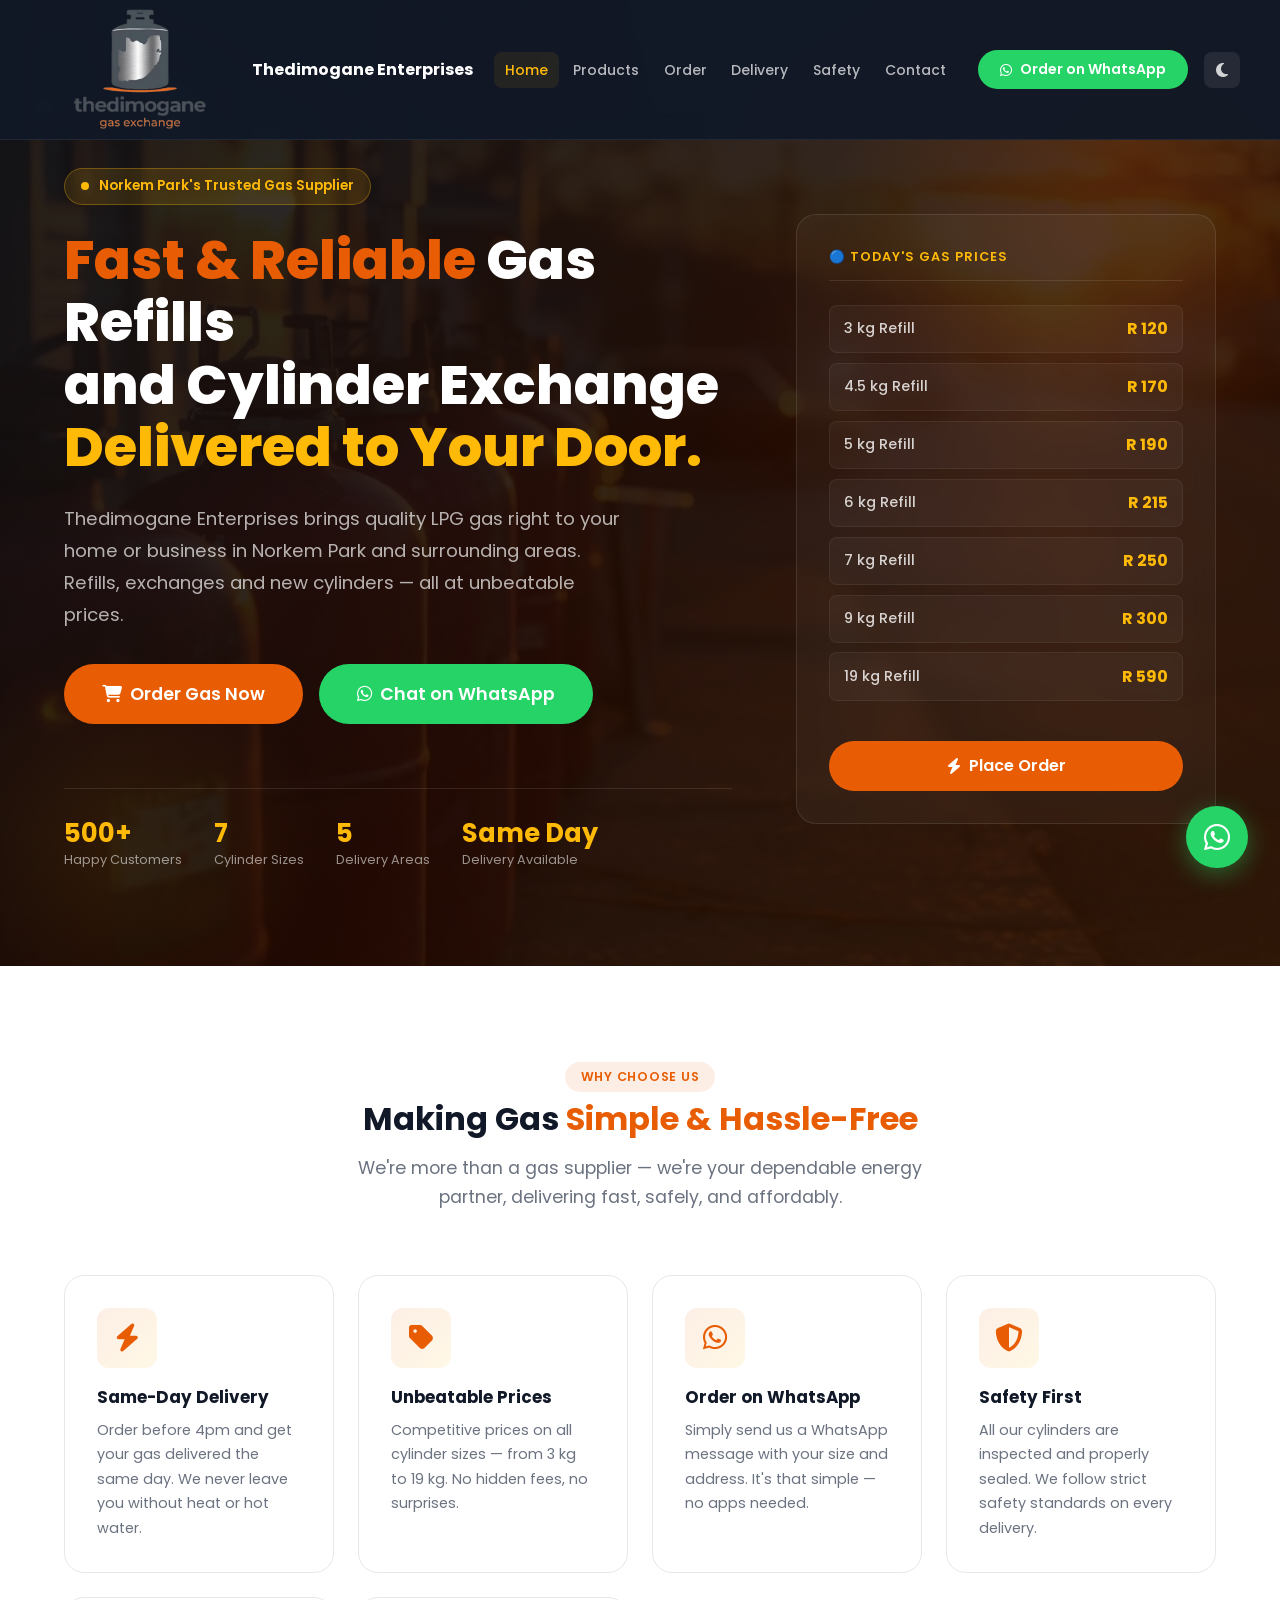
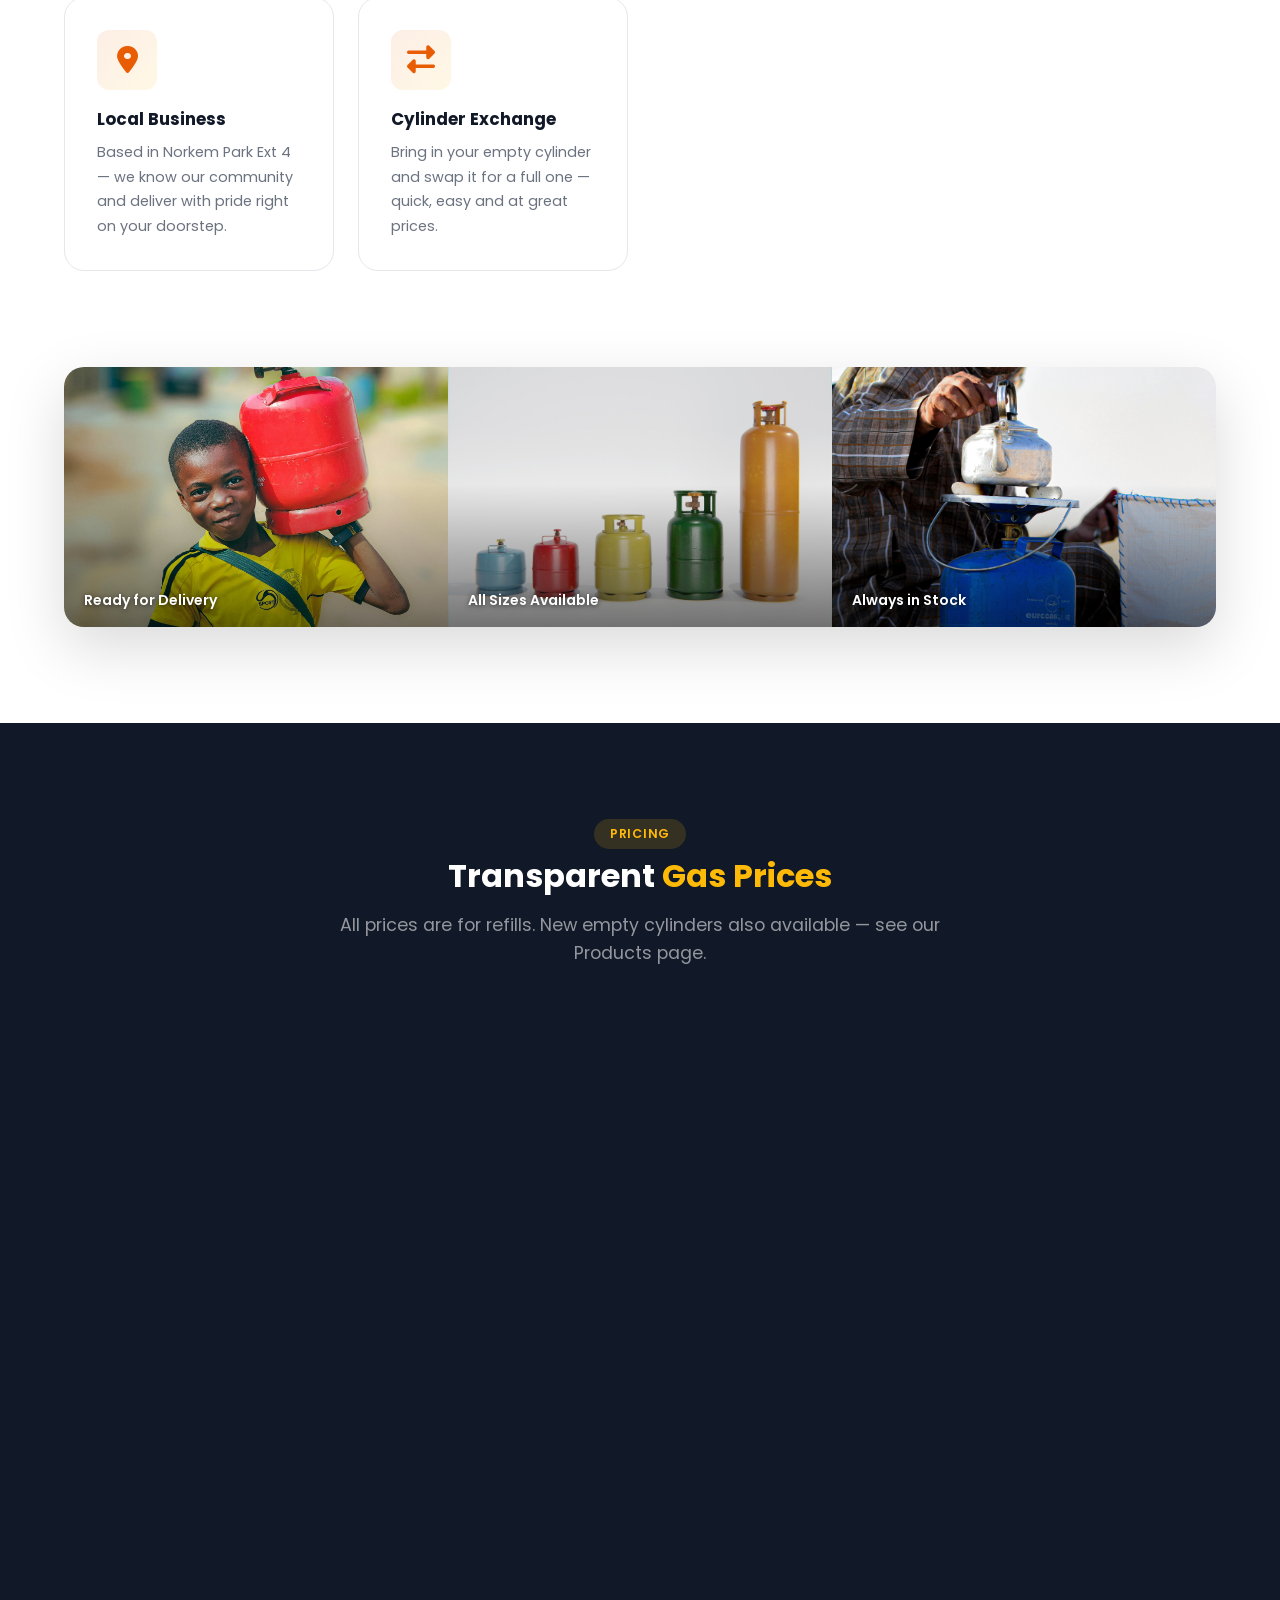
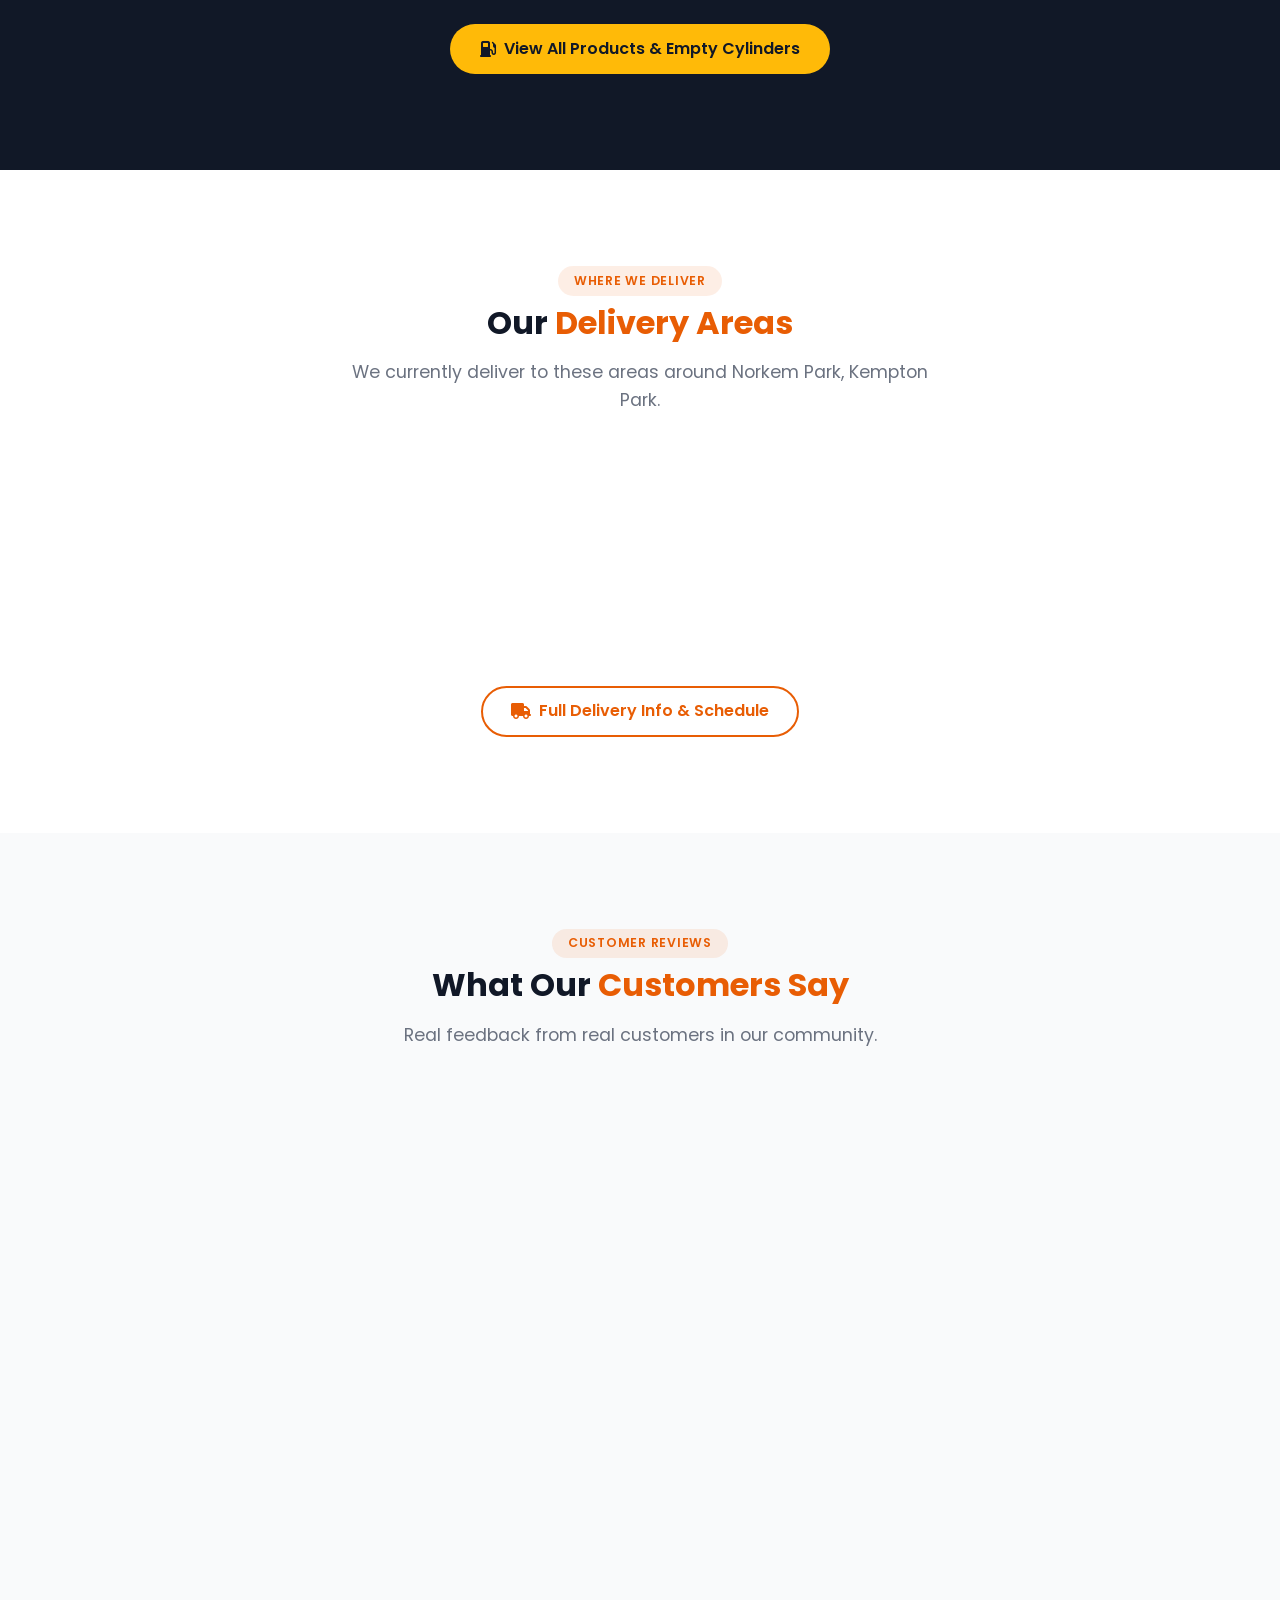
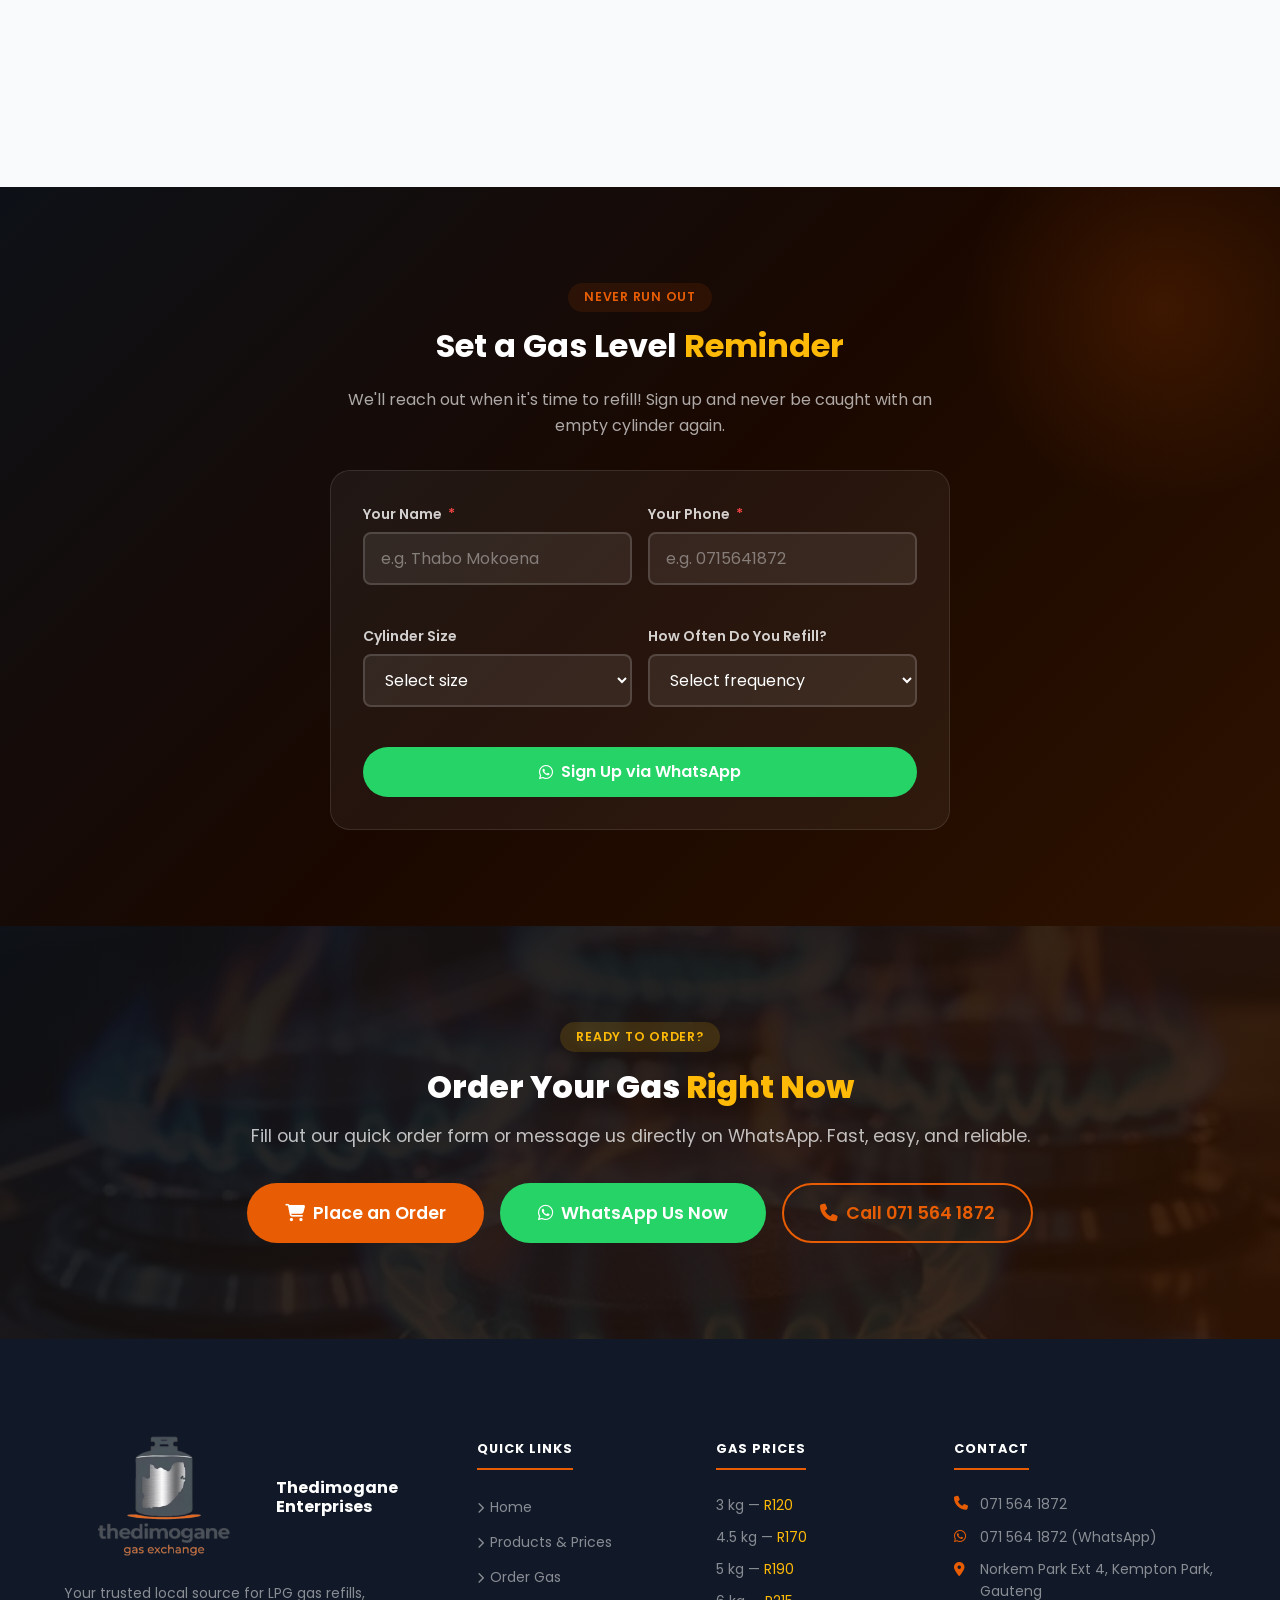
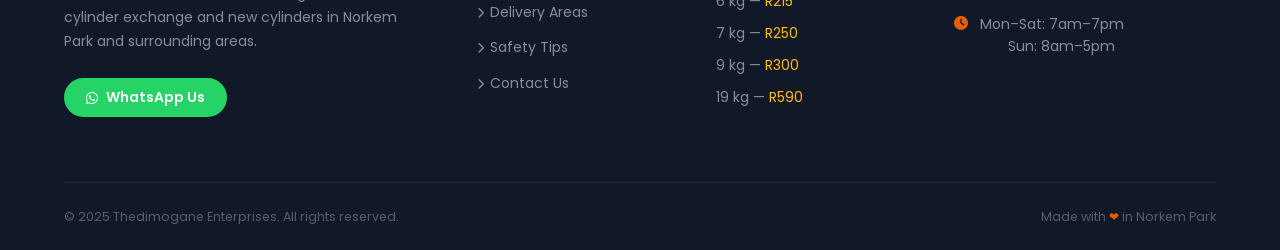
<file: index.html>
<!DOCTYPE html>
<html lang="en">
<head>
  <meta charset="UTF-8">
  <meta name="viewport" content="width=device-width, initial-scale=1.0">
  <meta name="description" content="Thedimogane Enterprises – Fast & Reliable LPG Gas Refills, Cylinder Exchange and Empty Cylinders for Sale in Norkem Park. We deliver to Norkem Park, Birchleigh, Terenure, Birch Acres and Van Riebeeck.">
  <title>Thedimogane Enterprises | LPG Gas Refills & Delivery – Norkem Park</title>
  <link rel="preconnect" href="https://fonts.googleapis.com">
  <link rel="preconnect" href="https://fonts.gstatic.com" crossorigin>
  <link href="https://fonts.googleapis.com/css2?family=Poppins:wght@400;500;600;700;800&display=swap" rel="stylesheet">
  <link rel="stylesheet" href="https://cdnjs.cloudflare.com/ajax/libs/font-awesome/6.5.1/css/all.min.css">
  <link rel="stylesheet" href="css/style.css">
</head>
<body>

  <!-- NAVIGATION -->
  <header class="header" id="header">
    <nav class="nav container">
      <a href="index.html" class="nav__brand">
        <img src="css/logo.png" alt="Thedimogane Enterprises logo" class="nav__logo-img">
        <span>
          <span class="nav__title">Thedimogane Enterprises</span>

        </span>
      </a>
      <ul class="nav__links" id="navLinks">
        <li><a href="index.html" class="nav__link">Home</a></li>
        <li><a href="products.html" class="nav__link">Products</a></li>
        <li><a href="order.html" class="nav__link">Order</a></li>
        <li><a href="delivery.html" class="nav__link">Delivery</a></li>
        <li><a href="safety.html" class="nav__link">Safety</a></li>
        <li><a href="contact.html" class="nav__link">Contact</a></li>
      </ul>
      <div class="nav__actions">
        <a href="https://wa.me/27715641872?text=Hi%20Thedimogane%20Enterprises!%20I%20want%20to%20order%20gas." target="_blank" class="btn btn--whatsapp btn--sm">
          <i class="fab fa-whatsapp"></i> Order on WhatsApp
        </a>
        <button class="nav__theme" id="themeToggle" aria-label="Toggle dark mode">
          <i class="fas fa-moon"></i>
        </button>
        <button class="nav__toggle" id="navToggle" aria-label="Toggle menu" aria-expanded="false">
          <i class="fas fa-bars"></i>
        </button>
      </div>
    </nav>
  </header>

  <!-- HERO -->
  <section class="hero" id="home">
    <div class="hero__container">
      <div class="hero__content">
        <div class="hero__badge"><span class="hero__dot"></span> Norkem Park's Trusted Gas Supplier</div>
        <h1 class="hero__title">
          <span class="highlight">Fast &amp; Reliable</span> Gas Refills<br>
          and Cylinder Exchange<br>
          <span class="highlight-accent">Delivered to Your Door.</span>
        </h1>
        <p class="hero__subtitle">
          Thedimogane Enterprises brings quality LPG gas right to your home or business in Norkem Park and surrounding areas. Refills, exchanges and new cylinders — all at unbeatable prices.
        </p>
        <div class="hero__actions">
          <a href="order.html" class="btn btn--primary btn--lg">
            <i class="fas fa-shopping-cart"></i> Order Gas Now
          </a>
          <a href="https://wa.me/27715641872?text=Hi%20Thedimogane%21%20I%20need%20gas%20please." target="_blank" class="btn btn--whatsapp btn--lg">
            <i class="fab fa-whatsapp"></i> Chat on WhatsApp
          </a>
        </div>
        <div class="hero__stats">
          <div>
            <div class="stat__value">500+</div>
            <div class="stat__label">Happy Customers</div>
          </div>
          <div>
            <div class="stat__value">7</div>
            <div class="stat__label">Cylinder Sizes</div>
          </div>
          <div>
            <div class="stat__value">5</div>
            <div class="stat__label">Delivery Areas</div>
          </div>
          <div>
            <div class="stat__value">Same Day</div>
            <div class="stat__label">Delivery Available</div>
          </div>
        </div>
      </div>
      <div class="hero__visual">
        <div class="hero__visual-title">🔵 Today's Gas Prices</div>
        <div class="price-quick-list">
          <div class="price-quick-item"><span class="size">3 kg Refill</span><span class="price">R 120</span></div>
          <div class="price-quick-item"><span class="size">4.5 kg Refill</span><span class="price">R 170</span></div>
          <div class="price-quick-item"><span class="size">5 kg Refill</span><span class="price">R 190</span></div>
          <div class="price-quick-item"><span class="size">6 kg Refill</span><span class="price">R 215</span></div>
          <div class="price-quick-item"><span class="size">7 kg Refill</span><span class="price">R 250</span></div>
          <div class="price-quick-item"><span class="size">9 kg Refill</span><span class="price">R 300</span></div>
          <div class="price-quick-item"><span class="size">19 kg Refill</span><span class="price">R 590</span></div>
        </div>
        <div class="hero__visual-cta">
          <a href="order.html" class="btn btn--primary btn--block" style="margin-top:1rem;">
            <i class="fas fa-bolt"></i> Place Order
          </a>
        </div>
      </div>
    </div>
  </section>

  <!-- FEATURES -->
  <section class="features section">
    <div class="container">
      <div class="section__header">
        <span class="section__tag">Why Choose Us</span>
        <h2 class="section__title">Making Gas <span>Simple &amp; Hassle-Free</span></h2>
        <p class="section__subtitle">We're more than a gas supplier — we're your dependable energy partner, delivering fast, safely, and affordably.</p>
      </div>
      <div class="features-grid">
        <div class="feature-card fade-up">
          <div class="feature-icon"><i class="fas fa-bolt"></i></div>
          <h3>Same-Day Delivery</h3>
          <p>Order before 4pm and get your gas delivered the same day. We never leave you without heat or hot water.</p>
        </div>
        <div class="feature-card fade-up">
          <div class="feature-icon"><i class="fas fa-tag"></i></div>
          <h3>Unbeatable Prices</h3>
          <p>Competitive prices on all cylinder sizes — from 3 kg to 19 kg. No hidden fees, no surprises.</p>
        </div>
        <div class="feature-card fade-up">
          <div class="feature-icon"><i class="fab fa-whatsapp"></i></div>
          <h3>Order on WhatsApp</h3>
          <p>Simply send us a WhatsApp message with your size and address. It's that simple — no apps needed.</p>
        </div>
        <div class="feature-card fade-up">
          <div class="feature-icon"><i class="fas fa-shield-alt"></i></div>
          <h3>Safety First</h3>
          <p>All our cylinders are inspected and properly sealed. We follow strict safety standards on every delivery.</p>
        </div>
        <div class="feature-card fade-up">
          <div class="feature-icon"><i class="fas fa-map-marker-alt"></i></div>
          <h3>Local Business</h3>
          <p>Based in Norkem Park Ext 4 — we know our community and deliver with pride right on your doorstep.</p>
        </div>
        <div class="feature-card fade-up">
          <div class="feature-icon"><i class="fas fa-exchange-alt"></i></div>
          <h3>Cylinder Exchange</h3>
          <p>Bring in your empty cylinder and swap it for a full one — quick, easy and at great prices.</p>
        </div>
      </div>
    </div>
  </section>

  <!-- IMAGE GALLERY -->
  <section style="padding: 0 0 var(--space-3xl);">
    <div class="container">
      <div class="img-strip">
        <div class="img-strip__item">
          <img src="css/pexels-mitchel-onwuchuruba-2148968906-31584539.jpg" alt="LPG gas cylinder ready for delivery" loading="lazy">
          <span class="img-strip__caption">Ready for Delivery</span>
        </div>
        <div class="img-strip__item">
          <img src="css/u_gqfq82f4cv-cylinder-7400529_1920.jpg" alt="LPG gas cylinder" loading="lazy">
          <span class="img-strip__caption">All Sizes Available</span>
        </div>
        <div class="img-strip__item">
          <img src="css/pexels-33844953-9815225.jpg" alt="LPG gas cylinders in stock" loading="lazy">
          <span class="img-strip__caption">Always in Stock</span>
        </div>
      </div>
    </div>
  </section>

  <!-- PRICE TABLE -->
  <section class="price-section section--dark section">
    <div class="container">
      <div class="section__header">
        <span class="section__tag">Pricing</span>
        <h2 class="section__title">Transparent <span>Gas Prices</span></h2>
        <p class="section__subtitle">All prices are for refills. New empty cylinders also available — see our Products page.</p>
      </div>
      <div class="price-table-wrap fade-up">
        <table class="price-table">
          <thead>
            <tr>
              <th>Cylinder Size</th>
              <th>Refill Price</th>
              <th>Availability</th>
              <th>Action</th>
            </tr>
          </thead>
          <tbody>
            <tr>
              <td><strong>3 kg</strong> — Small / Camping</td>
              <td><span class="price-tag">R 100</span></td>
              <td><span class="badge badge--success">In Stock</span></td>
              <td><button class="btn btn--whatsapp btn--sm" data-wa-order="3 kg"><i class="fab fa-whatsapp"></i> Order</button></td>
            </tr>
            <tr>
              <td><strong>4.5 kg</strong> — Small Home</td>
              <td><span class="price-tag">R 150</span></td>
              <td><span class="badge badge--success">In Stock</span></td>
              <td><button class="btn btn--whatsapp btn--sm" data-wa-order="4.5 kg"><i class="fab fa-whatsapp"></i> Order</button></td>
            </tr>
            <tr>
              <td><strong>5 kg</strong> — Standard</td>
              <td><span class="price-tag">R 160</span></td>
              <td><span class="badge badge--success">In Stock</span></td>
              <td><button class="btn btn--whatsapp btn--sm" data-wa-order="5 kg"><i class="fab fa-whatsapp"></i> Order</button></td>
            </tr>
            <tr>
              <td><strong>6 kg</strong> — Medium Home</td>
              <td><span class="price-tag">R 180</span></td>
              <td><span class="badge badge--success">In Stock</span></td>
              <td><button class="btn btn--whatsapp btn--sm" data-wa-order="6 kg"><i class="fab fa-whatsapp"></i> Order</button></td>
            </tr>
            <tr>
              <td><strong>7 kg</strong> — Popular Size</td>
              <td><span class="price-tag">R 200</span></td>
              <td><span class="badge badge--success">In Stock</span></td>
              <td><button class="btn btn--whatsapp btn--sm" data-wa-order="7 kg"><i class="fab fa-whatsapp"></i> Order</button></td>
            </tr>
            <tr>
              <td><strong>9 kg</strong> — Large Family</td>
              <td><span class="price-tag">R 250</span></td>
              <td><span class="badge badge--success">In Stock</span></td>
              <td><button class="btn btn--whatsapp btn--sm" data-wa-order="9 kg"><i class="fab fa-whatsapp"></i> Order</button></td>
            </tr>
            <tr>
              <td><strong>19 kg</strong> — Commercial</td>
              <td><span class="price-tag">R 500</span></td>
              <td><span class="badge badge--success">In Stock</span></td>
              <td><button class="btn btn--whatsapp btn--sm" data-wa-order="19 kg"><i class="fab fa-whatsapp"></i> Order</button></td>
            </tr>
          </tbody>
        </table>
      </div>
      <div style="text-align:center;margin-top:2rem;">
        <a href="products.html" class="btn btn--accent">
          <i class="fas fa-gas-pump"></i> View All Products &amp; Empty Cylinders
        </a>
      </div>
    </div>
  </section>

  <!-- DELIVERY AREAS -->
  <section class="section">
    <div class="container">
      <div class="section__header">
        <span class="section__tag">Where We Deliver</span>
        <h2 class="section__title">Our <span>Delivery Areas</span></h2>
        <p class="section__subtitle">We currently deliver to these areas around Norkem Park, Kempton Park.</p>
      </div>
      <div class="areas-grid fade-up">
        <div class="area-card">
          <i class="fas fa-map-pin"></i>
          <h3>Norkem Park</h3>
          <p>Ext 1, 2, 3, 4 &amp; more</p>
        </div>
        <div class="area-card">
          <i class="fas fa-map-pin"></i>
          <h3>Birchleigh</h3>
          <p>All streets</p>
        </div>
        <div class="area-card">
          <i class="fas fa-map-pin"></i>
          <h3>Terenure</h3>
          <p>All streets</p>
        </div>
        <div class="area-card">
          <i class="fas fa-map-pin"></i>
          <h3>Birch Acres</h3>
          <p>All streets</p>
        </div>
        <div class="area-card">
          <i class="fas fa-map-pin"></i>
          <h3>Van Riebeeck</h3>
          <p>All streets</p>
        </div>
      </div>
      <div style="text-align:center;margin-top:2rem;">
        <a href="delivery.html" class="btn btn--outline">
          <i class="fas fa-truck"></i> Full Delivery Info &amp; Schedule
        </a>
      </div>
    </div>
  </section>

  <!-- REVIEWS -->
  <section class="section section--gray">
    <div class="container">
      <div class="section__header">
        <span class="section__tag">Customer Reviews</span>
        <h2 class="section__title">What Our <span>Customers Say</span></h2>
        <p class="section__subtitle">Real feedback from real customers in our community.</p>
      </div>
      <div class="reviews-grid">
        <div class="review-card fade-up">
          <div class="review-stars"><i class="fas fa-star"></i><i class="fas fa-star"></i><i class="fas fa-star"></i><i class="fas fa-star"></i><i class="fas fa-star"></i></div>
          <p class="review-text">Ordered at 9am and had my 9 kg gas before 1pm. The service was fantastic — very friendly and professional. Will definitely use again!</p>
          <div class="review-author">
            <div class="review-avatar">TM</div>
            <div class="review-author-info"><h4>Thabo M.</h4><span>Norkem Park</span></div>
          </div>
        </div>
        <div class="review-card fade-up">
          <div class="review-stars"><i class="fas fa-star"></i><i class="fas fa-star"></i><i class="fas fa-star"></i><i class="fas fa-star"></i><i class="fas fa-star"></i></div>
          <p class="review-text">Best prices in the area! I've been buying from Thedimogane for over a year. They always deliver on time and the gas lasts long.</p>
          <div class="review-author">
            <div class="review-avatar">NN</div>
            <div class="review-author-info"><h4>Nomsa N.</h4><span>Birchleigh</span></div>
          </div>
        </div>
        <div class="review-card fade-up">
          <div class="review-stars"><i class="fas fa-star"></i><i class="fas fa-star"></i><i class="fas fa-star"></i><i class="fas fa-star"></i><i class="fas fa-star"></i></div>
          <p class="review-text">I run a small restaurant and I rely on their 19 kg commercial cylinders. Delivery is consistent and the price is fair. Highly recommended!</p>
          <div class="review-author">
            <div class="review-avatar">SK</div>
            <div class="review-author-info"><h4>Samuel K.</h4><span>Terenure</span></div>
          </div>
        </div>
        <div class="review-card fade-up">
          <div class="review-stars"><i class="fas fa-star"></i><i class="fas fa-star"></i><i class="fas fa-star"></i><i class="fas fa-star"></i><i class="fas fa-star-half-alt"></i></div>
          <p class="review-text">Such a convenient service. I WhatsApped them and they were at my door quicker than I expected. Great local business — support them!</p>
          <div class="review-author">
            <div class="review-avatar">LG</div>
            <div class="review-author-info"><h4>Lerato G.</h4><span>Birch Acres</span></div>
          </div>
        </div>
        <div class="review-card fade-up">
          <div class="review-stars"><i class="fas fa-star"></i><i class="fas fa-star"></i><i class="fas fa-star"></i><i class="fas fa-star"></i><i class="fas fa-star"></i></div>
          <p class="review-text">Polite, punctual, and very reasonably priced. I got a 5 kg refill for R160 — much cheaper than the big stores nearby. Super happy!</p>
          <div class="review-author">
            <div class="review-avatar">PM</div>
            <div class="review-author-info"><h4>Patricia M.</h4><span>Van Riebeeck</span></div>
          </div>
        </div>
      </div>
    </div>
  </section>

  <!-- GAS REMINDER -->
  <section class="reminder-section" id="reminder">
    <div class="container">
      <div class="reminder-content">
        <span class="section__tag">Never Run Out</span>
        <h2>Set a Gas Level <span style="color:var(--accent)">Reminder</span></h2>
        <p>We'll reach out when it's time to refill! Sign up and never be caught with an empty cylinder again.</p>
        <div id="reminderStatus" style="display:none;"></div>
        <form class="reminder-form" id="reminderForm" novalidate>
          <div class="reminder-form-grid">
            <div class="form-group">
              <label for="reminderName">Your Name <span class="required">*</span></label>
              <input type="text" id="reminderName" class="form-control" placeholder="e.g. Thabo Mokoena" required>
            </div>
            <div class="form-group">
              <label for="reminderPhone">Your Phone <span class="required">*</span></label>
              <input type="tel" id="reminderPhone" class="form-control" placeholder="e.g. 0715641872" required>
            </div>
            <div class="form-group">
              <label for="reminderSize">Cylinder Size</label>
              <select id="reminderSize" class="form-control">
                <option value="">Select size</option>
                <option value="3 kg">3 kg — R120</option>
                <option value="4.5 kg">4.5 kg — R170</option>
                <option value="5 kg">5 kg — R190</option>
                <option value="6 kg">6 kg — R215</option>
                <option value="7 kg">7 kg — R250</option>
                <option value="9 kg">9 kg — R300</option>
                <option value="19 kg">19 kg — R590</option>
              </select>
            </div>
            <div class="form-group">
              <label for="reminderFreq">How Often Do You Refill?</label>
              <select id="reminderFreq" class="form-control">
                <option value="">Select frequency</option>
                <option value="Every week">Every week</option>
                <option value="Every 2 weeks">Every 2 weeks</option>
                <option value="Once a month">Once a month</option>
                <option value="Every 2 months">Every 2 months</option>
              </select>
            </div>
          </div>
          <button type="submit" class="btn btn--whatsapp btn--block" style="margin-top:1rem;">
            <i class="fab fa-whatsapp"></i> Sign Up via WhatsApp
          </button>
        </form>
      </div>
    </div>
  </section>

  <!-- CTA -->
  <section class="cta-section cta-section--img">
    <div class="container">
      <span class="section__tag">Ready to Order?</span>
      <h2 class="section__title" style="margin-top:0.5rem;">Order Your Gas <span>Right Now</span></h2>
      <p>Fill out our quick order form or message us directly on WhatsApp. Fast, easy, and reliable.</p>
      <div class="cta-actions">
        <a href="order.html" class="btn btn--primary btn--lg">
          <i class="fas fa-shopping-cart"></i> Place an Order
        </a>
        <a href="https://wa.me/27715641872?text=Hi%21%20I%27d%20like%20to%20order%20gas%20from%20Thedimogane%20Enterprises." target="_blank" class="btn btn--whatsapp btn--lg">
          <i class="fab fa-whatsapp"></i> WhatsApp Us Now
        </a>
        <a href="tel:+27715641872" class="btn btn--outline btn--lg">
          <i class="fas fa-phone"></i> Call 071 564 1872
        </a>
      </div>
    </div>
  </section>

  <!-- FOOTER -->
  <footer class="footer">
    <div class="container">
      <div class="footer__grid">
        <div>
          <div class="footer__logo">
            <img src="css/logo.png" alt="Thedimogane Enterprises logo" class="footer__logo-img">
            <div>
              <strong>Thedimogane Enterprises</strong>
            </div>
          </div>
          <p class="footer__desc">Your trusted local source for LPG gas refills, cylinder exchange and new cylinders in Norkem Park and surrounding areas.</p>
          <a href="https://wa.me/27715641872?text=Hi%20Thedimogane!%20I%20need%20gas." target="_blank" class="btn btn--whatsapp btn--sm">
            <i class="fab fa-whatsapp"></i> WhatsApp Us
          </a>
        </div>
        <div>
          <h4>Quick Links</h4>
          <ul class="footer__links">
            <li><a href="index.html"><i class="fas fa-chevron-right" style="font-size:0.7rem;margin-right:0.4rem;"></i>Home</a></li>
            <li><a href="products.html"><i class="fas fa-chevron-right" style="font-size:0.7rem;margin-right:0.4rem;"></i>Products &amp; Prices</a></li>
            <li><a href="order.html"><i class="fas fa-chevron-right" style="font-size:0.7rem;margin-right:0.4rem;"></i>Order Gas</a></li>
            <li><a href="delivery.html"><i class="fas fa-chevron-right" style="font-size:0.7rem;margin-right:0.4rem;"></i>Delivery Areas</a></li>
            <li><a href="safety.html"><i class="fas fa-chevron-right" style="font-size:0.7rem;margin-right:0.4rem;"></i>Safety Tips</a></li>
            <li><a href="contact.html"><i class="fas fa-chevron-right" style="font-size:0.7rem;margin-right:0.4rem;"></i>Contact Us</a></li>
          </ul>
        </div>
        <div>
          <h4>Gas Prices</h4>
          <ul class="footer__products">
            <li>3 kg — <span style="color:var(--accent)">R120</span></li>
            <li>4.5 kg — <span style="color:var(--accent)">R170</span></li>
            <li>5 kg — <span style="color:var(--accent)">R190</span></li>
            <li>6 kg — <span style="color:var(--accent)">R215</span></li>
            <li>7 kg — <span style="color:var(--accent)">R250</span></li>
            <li>9 kg — <span style="color:var(--accent)">R300</span></li>
            <li>19 kg — <span style="color:var(--accent)">R590</span></li>
          </ul>
        </div>
        <div>
          <h4>Contact</h4>
          <div class="footer__contact">
            <p><i class="fas fa-phone"></i><a href="tel:+27715641872">071 564 1872</a></p>
            <p><i class="fab fa-whatsapp"></i><a href="https://wa.me/27715641872" target="_blank">071 564 1872 (WhatsApp)</a></p>
            <p><i class="fas fa-map-marker-alt"></i>Norkem Park Ext 4, Kempton Park, Gauteng</p>
            <p><i class="fas fa-clock"></i>Mon–Sat: 7am–7pm<br>&nbsp;&nbsp;&nbsp;&nbsp;&nbsp;&nbsp;&nbsp;Sun: 8am–5pm</p>
          </div>
        </div>
      </div>
      <div class="footer__bottom">
        <p>&copy; 2025 Thedimogane Enterprises. All rights reserved.</p>
        <p>Made with <span style="color:var(--primary)">&#10084;</span> in Norkem Park</p>
      </div>
    </div>
  </footer>

  <!-- FLOATING WHATSAPP -->
  <a href="https://wa.me/27715641872?text=Hi%20Thedimogane!%20I%20need%20gas%20please." target="_blank" class="float-whatsapp" aria-label="Chat on WhatsApp">
    <i class="fab fa-whatsapp"></i>
    <span class="float-whatsapp__tooltip">Order on WhatsApp</span>
  </a>

  <script src="js/script.js"></script>
</body>
</html>
</file>
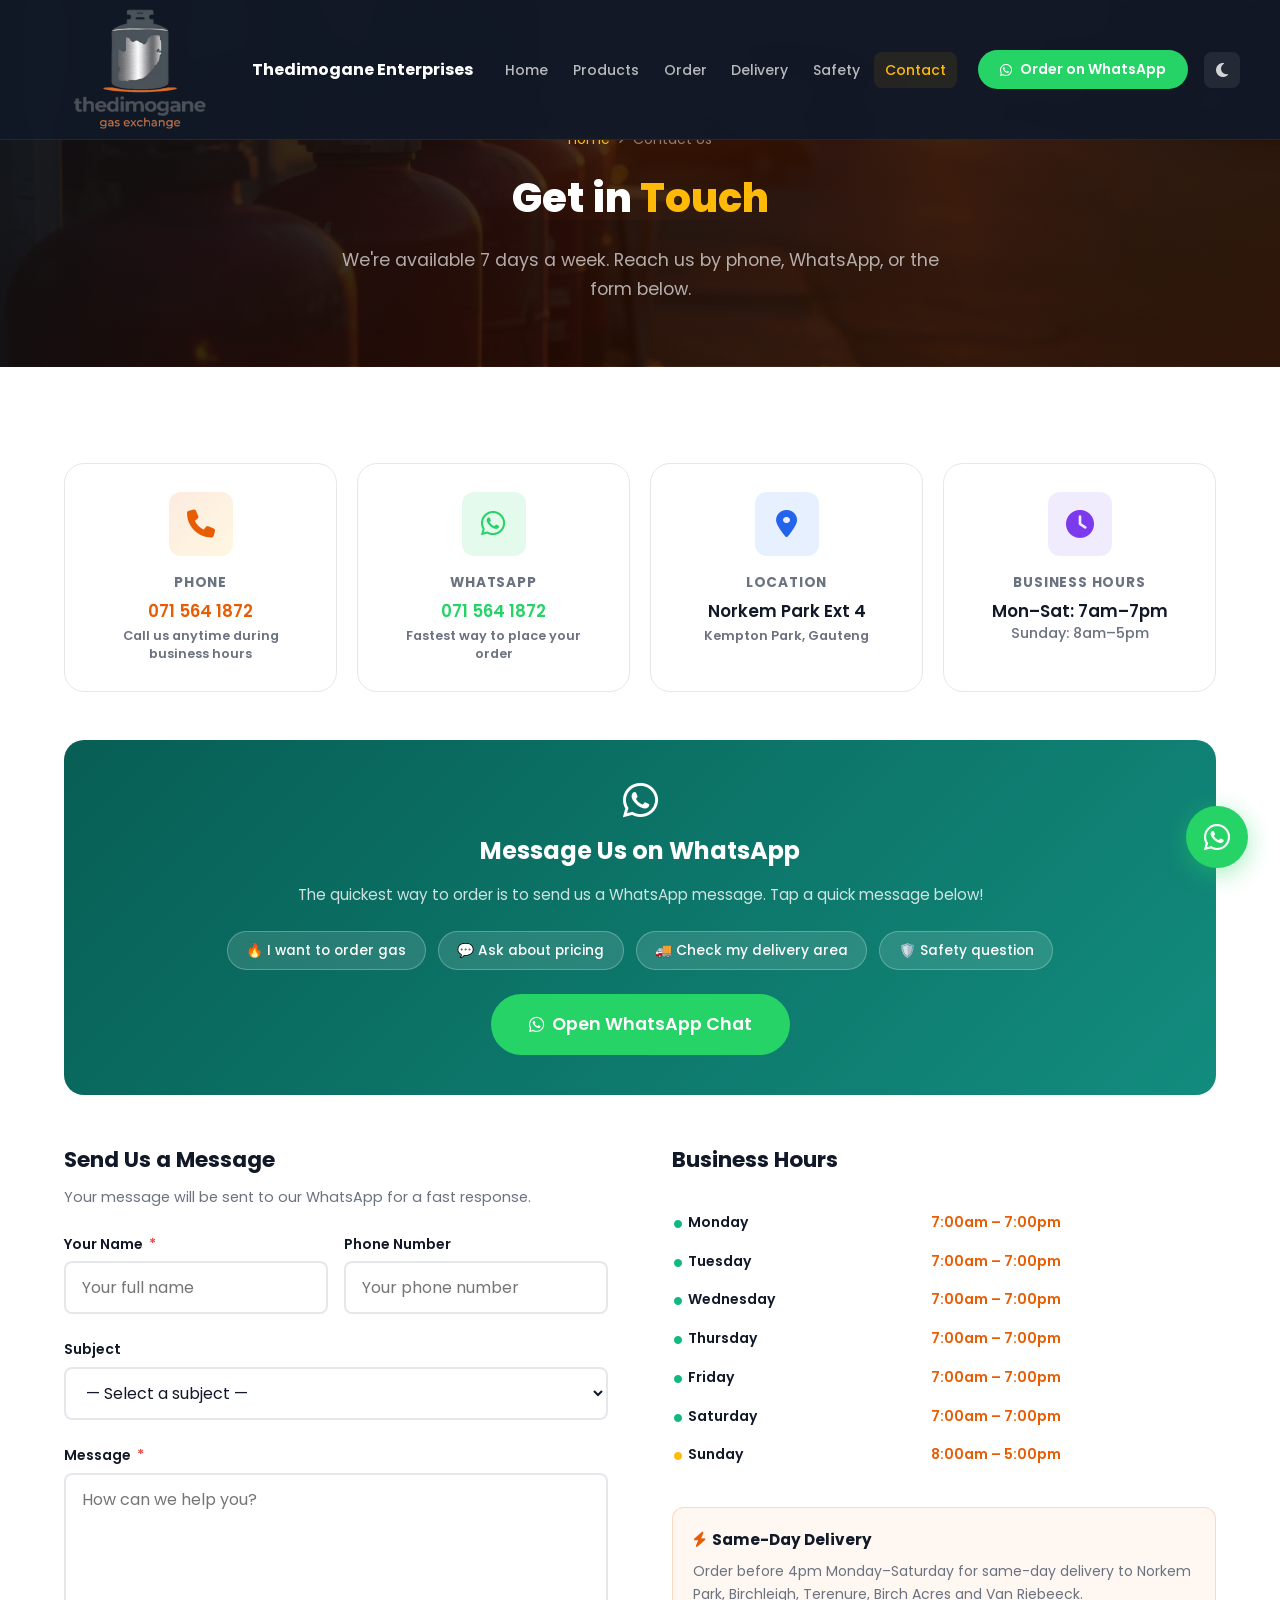
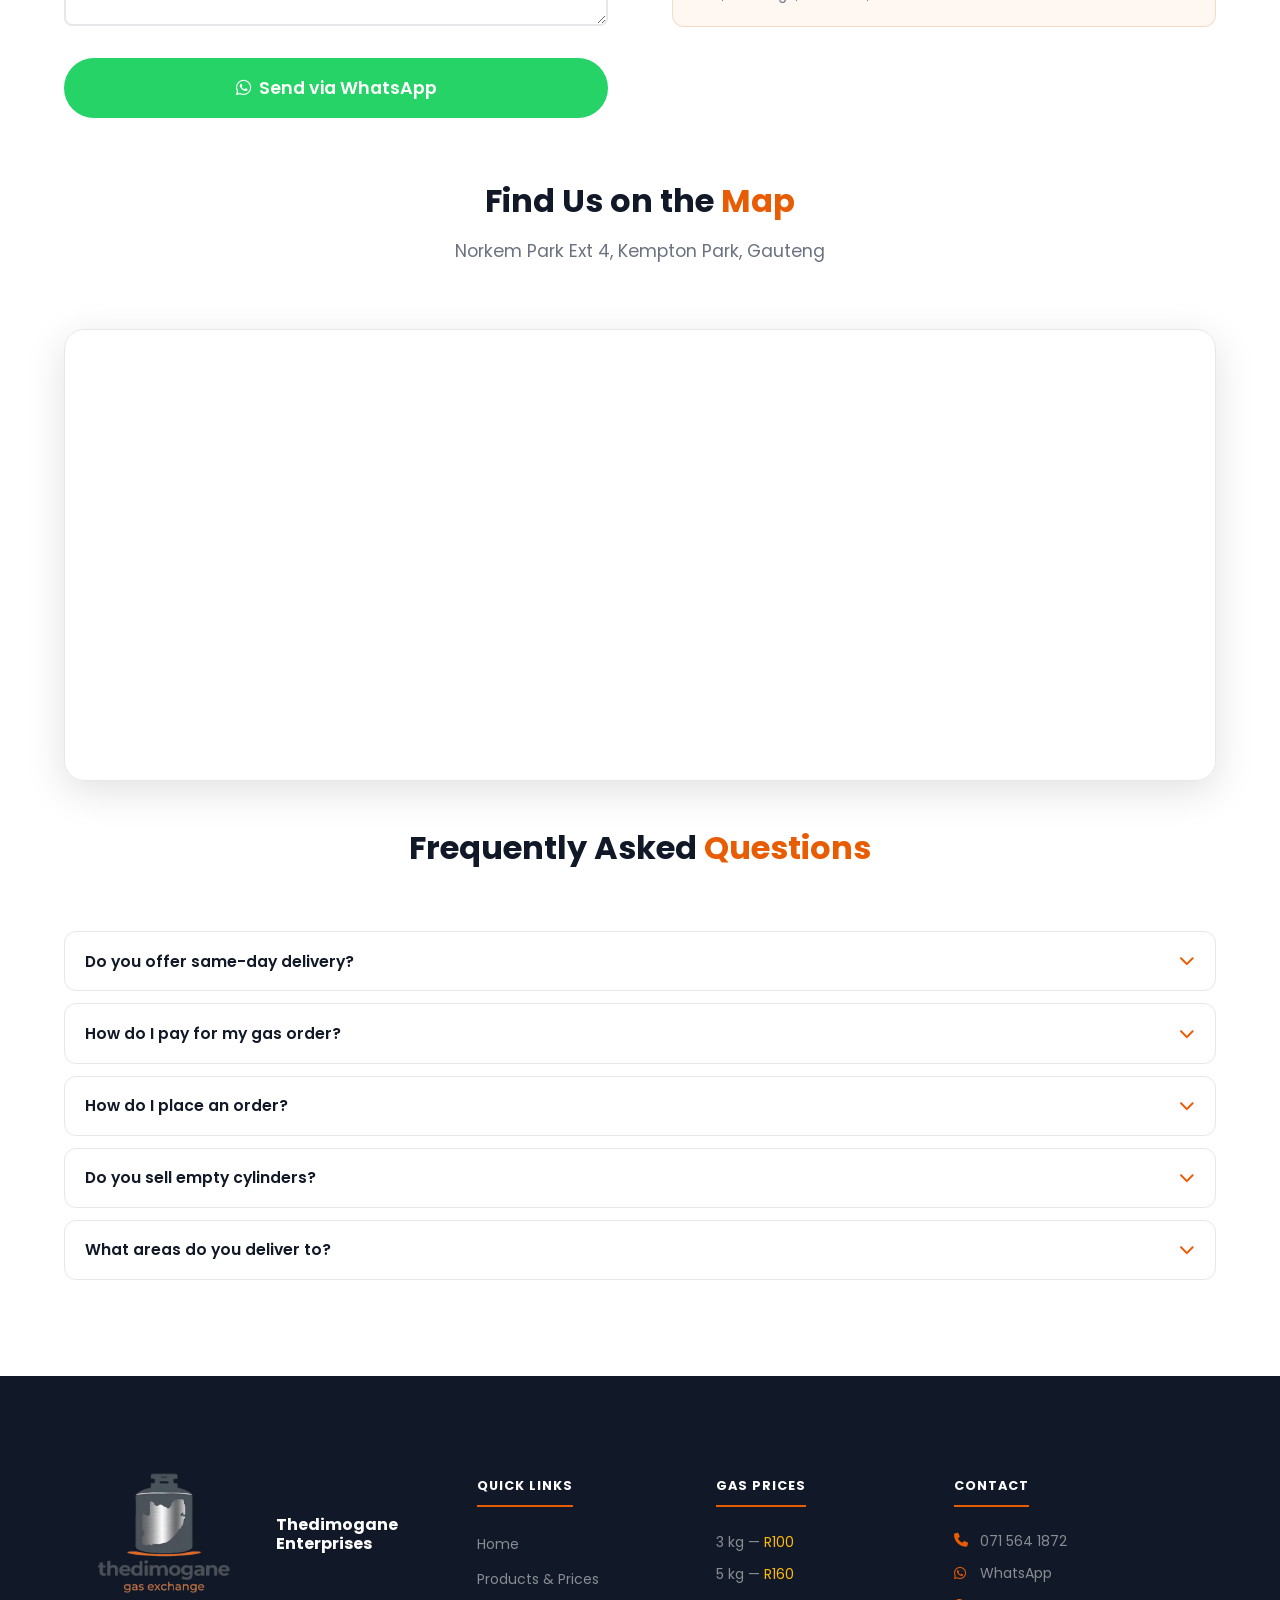
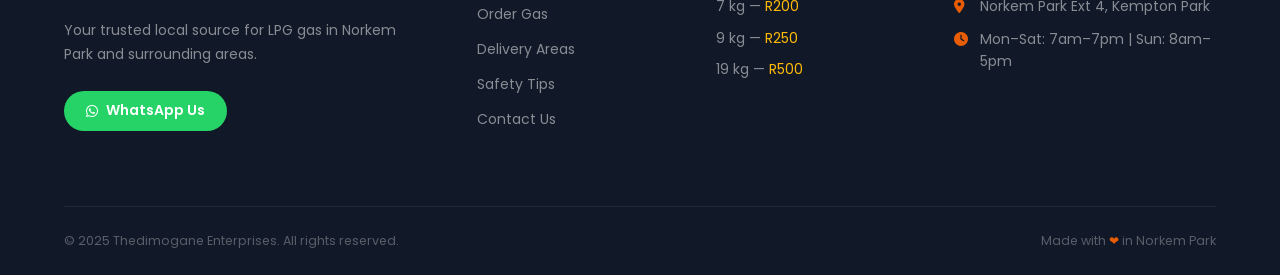
<file: contact.html>
<!DOCTYPE html>
<html lang="en">
<head>
  <meta charset="UTF-8">
  <meta name="viewport" content="width=device-width, initial-scale=1.0">
  <meta name="description" content="Contact Thedimogane Enterprises for LPG gas delivery in Norkem Park. Call or WhatsApp 071 564 1872. Located in Norkem Park Ext 4, Kempton Park.">
  <title>Contact Us | Thedimogane Enterprises</title>
  <link rel="preconnect" href="https://fonts.googleapis.com">
  <link rel="preconnect" href="https://fonts.gstatic.com" crossorigin>
  <link href="https://fonts.googleapis.com/css2?family=Poppins:wght@400;500;600;700;800&display=swap" rel="stylesheet">
  <link rel="stylesheet" href="https://cdnjs.cloudflare.com/ajax/libs/font-awesome/6.5.1/css/all.min.css">
  <link rel="stylesheet" href="css/style.css">
  <style>
    .contact-cards { display: grid; grid-template-columns: repeat(auto-fill, minmax(230px, 1fr)); gap: 1.25rem; margin-bottom: 3rem; }
    .contact-card { background: var(--white); border: 1px solid var(--gray-light); border-radius: var(--radius-lg); padding: 1.75rem; text-align: center; transition: var(--transition); }
    .contact-card:hover { box-shadow: var(--shadow-lg); border-color: rgba(232,93,4,0.3); transform: translateY(-3px); }
    .contact-card__icon { width: 64px; height: 64px; margin: 0 auto 1rem; border-radius: var(--radius); display: flex; align-items: center; justify-content: center; font-size: 1.75rem; }
    .contact-card__icon--primary { background: linear-gradient(135deg, rgba(232,93,4,0.12), rgba(255,186,8,0.12)); color: var(--primary); }
    .contact-card__icon--whatsapp { background: rgba(37,211,102,0.12); color: var(--whatsapp); }
    .contact-card__icon--map { background: rgba(59,130,246,0.12); color: #2563EB; }
    .contact-card__icon--clock { background: rgba(139,92,246,0.12); color: #7C3AED; }
    .contact-card h3 { font-size: 0.85rem; font-weight: 700; text-transform: uppercase; letter-spacing: 0.06em; color: var(--gray); margin-bottom: 0.4rem; }
    .contact-card p { font-size: 1.05rem; font-weight: 600; color: var(--dark); line-height: 1.4; }
    .contact-card a { color: var(--primary); }
    .contact-card a:hover { text-decoration: underline; }
    .wa-cta { background: linear-gradient(135deg, #075E54, #128C7E); border-radius: var(--radius-lg); padding: 2.5rem; text-align: center; margin-bottom: 3rem; color: var(--white); }
    .wa-cta h2 { font-size: 1.5rem; margin-bottom: 0.75rem; }
    .wa-cta p { font-size: 0.95rem; opacity: 0.8; margin-bottom: 1.5rem; }
    .wa-quick-btns { display: flex; flex-wrap: wrap; gap: 0.75rem; justify-content: center; }
    .wa-quick-btn { background: rgba(255,255,255,0.12); border: 1px solid rgba(255,255,255,0.25); color: var(--white); padding: 0.55rem 1.15rem; border-radius: var(--radius-full); font-size: 0.855rem; cursor: pointer; transition: var(--transition); font-family: var(--font); font-weight: 500; }
    .wa-quick-btn:hover { background: rgba(255,255,255,0.22); }

    /* FAQ */
    .faq-list { display: flex; flex-direction: column; gap: 0.75rem; }
    .faq-item { background: var(--white); border: 1px solid var(--gray-light); border-radius: var(--radius); overflow: hidden; }
    .faq-question { width: 100%; display: flex; justify-content: space-between; align-items: center; padding: 1.1rem 1.25rem; cursor: pointer; font-weight: 600; font-size: 0.975rem; background: none; border: none; font-family: var(--font); text-align: left; transition: var(--transition); color: var(--dark); }
    .faq-question:hover { background: var(--off-white); }
    .faq-question i { color: var(--primary); transition: var(--transition); flex-shrink: 0; }
    .faq-item.open .faq-question i { transform: rotate(180deg); }
    .faq-answer { display: none; padding: 0 1.25rem 1.1rem; font-size: 0.9rem; color: var(--gray); line-height: 1.75; border-top: 1px solid var(--gray-light); padding-top: 0.75rem; }
    .faq-item.open .faq-answer { display: block; }
  </style>
</head>
<body>

  <!-- NAVIGATION -->
  <header class="header" id="header">
    <nav class="nav container">
      <a href="index.html" class="nav__brand">
        <img src="css/logo.png" alt="Thedimogane Enterprises logo" class="nav__logo-img">
        <span>
          <span class="nav__title">Thedimogane Enterprises</span>

        </span>
      </a>
      <ul class="nav__links" id="navLinks">
        <li><a href="index.html" class="nav__link">Home</a></li>
        <li><a href="products.html" class="nav__link">Products </a></li>
        <li><a href="order.html" class="nav__link">Order</a></li>
        <li><a href="delivery.html" class="nav__link">Delivery</a></li>
        <li><a href="safety.html" class="nav__link">Safety</a></li>
        <li><a href="contact.html" class="nav__link active">Contact</a></li>
      </ul>
      <div class="nav__actions">
        <a href="https://wa.me/27715641872?text=Hi%20Thedimogane%20Enterprises!%20I%20want%20to%20order%20gas." target="_blank" class="btn btn--whatsapp btn--sm">
          <i class="fab fa-whatsapp"></i> Order on WhatsApp
        </a>
        <button class="nav__theme" id="themeToggle" aria-label="Toggle dark mode">
          <i class="fas fa-moon"></i>
        </button>
        <button class="nav__toggle" id="navToggle" aria-label="Toggle menu" aria-expanded="false">
          <i class="fas fa-bars"></i>
        </button>
      </div>
    </nav>
  </header>

  <!-- PAGE HERO -->
  <section class="page-hero">
    <div class="container">
      <nav class="breadcrumb" aria-label="Breadcrumb">
        <a href="index.html">Home</a>
        <i class="fas fa-chevron-right" style="font-size:0.65rem;"></i>
        <span>Contact Us</span>
      </nav>
      <h1>Get in <span>Touch</span></h1>
      <p>We're available 7 days a week. Reach us by phone, WhatsApp, or the form below.</p>
    </div>
  </section>

  <!-- CONTACT SECTION -->
  <section class="section">
    <div class="container">
      <div class="contact-cards fade-up">
        <div class="contact-card">
          <div class="contact-card__icon contact-card__icon--primary"><i class="fas fa-phone"></i></div>
          <h3>Phone</h3>
          <p><a href="tel:+27715641872">071 564 1872</a></p>
          <p style="font-size:0.8rem;color:var(--gray);margin-top:0.25rem;">Call us anytime during business hours</p>
        </div>
        <div class="contact-card">
          <div class="contact-card__icon contact-card__icon--whatsapp"><i class="fab fa-whatsapp"></i></div>
          <h3>WhatsApp</h3>
          <p><a href="https://wa.me/27715641872" target="_blank" style="color:var(--whatsapp);">071 564 1872</a></p>
          <p style="font-size:0.8rem;color:var(--gray);margin-top:0.25rem;">Fastest way to place your order</p>
        </div>
        <div class="contact-card">
          <div class="contact-card__icon contact-card__icon--map"><i class="fas fa-map-marker-alt"></i></div>
          <h3>Location</h3>
          <p>Norkem Park Ext 4</p>
          <p style="font-size:0.8rem;color:var(--gray);margin-top:0.25rem;">Kempton Park, Gauteng</p>
        </div>
        <div class="contact-card">
          <div class="contact-card__icon contact-card__icon--clock"><i class="fas fa-clock"></i></div>
          <h3>Business Hours</h3>
          <p>Mon–Sat: 7am–7pm</p>
          <p style="font-size:0.9rem;color:var(--gray);font-weight:500;">Sunday: 8am–5pm</p>
        </div>
      </div>

      <!-- WHATSAPP CTA -->
      <div class="wa-cta fade-up">
        <i class="fab fa-whatsapp" style="font-size:2.5rem;margin-bottom:0.75rem;display:block;"></i>
        <h2>Message Us on WhatsApp</h2>
        <p>The quickest way to order is to send us a WhatsApp message. Tap a quick message below!</p>
        <div class="wa-quick-btns">
          <button class="wa-quick-btn" onclick="openWhatsApp('Hi Mr P! I\'d like to order gas please.')">🔥 I want to order gas</button>
          <button class="wa-quick-btn" onclick="openWhatsApp('Hi! What is the price for a 9 kg refill today?')">💬 Ask about pricing</button>
          <button class="wa-quick-btn" onclick="openWhatsApp('Hi! Do you deliver to my area?')">🚚 Check my delivery area</button>
          <button class="wa-quick-btn" onclick="openWhatsApp('Hi! I have a question about gas safety.')">🛡️ Safety question</button>
        </div>
        <a href="https://wa.me/27715641872" target="_blank" class="btn btn--whatsapp btn--lg" style="margin-top:1.5rem;">
          <i class="fab fa-whatsapp"></i> Open WhatsApp Chat
        </a>
      </div>

      <!-- CONTACT FORM + MAP -->
      <div class="contact-layout fade-up">
        <!-- FORM -->
        <div>
          <h2 style="margin-bottom:0.5rem;font-size:1.35rem;">Send Us a Message</h2>
          <p style="color:var(--gray);font-size:0.9rem;margin-bottom:1.5rem;">Your message will be sent to our WhatsApp for a fast response.</p>
          <form id="contactForm" novalidate>
            <div class="form-row">
              <div class="form-group">
                <label for="contactName">Your Name <span class="required">*</span></label>
                <input type="text" id="contactName" class="form-control" placeholder="Your full name" required autocomplete="name">
              </div>
              <div class="form-group">
                <label for="contactPhone">Phone Number</label>
                <input type="tel" id="contactPhone" class="form-control" placeholder="Your phone number" autocomplete="tel">
              </div>
            </div>
            <div class="form-group">
              <label for="contactSubject">Subject</label>
              <select id="contactSubject" class="form-control">
                <option value="">— Select a subject —</option>
                <option value="Gas Order">Place a Gas Order</option>
                <option value="Pricing Enquiry">Pricing Enquiry</option>
                <option value="Delivery Area Question">Delivery Area Question</option>
                <option value="Safety Question">Safety Question</option>
                <option value="Complaint or Feedback">Complaint or Feedback</option>
                <option value="Other">Other</option>
              </select>
            </div>
            <div class="form-group">
              <label for="contactMessage">Message <span class="required">*</span></label>
              <textarea id="contactMessage" class="form-control" rows="5" placeholder="How can we help you?" required></textarea>
            </div>
            <button type="submit" class="btn btn--whatsapp btn--block btn--lg">
              <i class="fab fa-whatsapp"></i> Send via WhatsApp
            </button>
          </form>
        </div>

        <!-- HOURS -->
        <div>
          <h2 style="margin-bottom:1.5rem;font-size:1.35rem;">Business Hours</h2>
          <table class="hours-table" style="width:100%;margin-bottom:2rem;">
            <tr><td><i class="fas fa-circle" style="font-size:0.5rem;color:var(--success);margin-right:0.4rem;"></i>Monday</td><td>7:00am – 7:00pm</td></tr>
            <tr><td><i class="fas fa-circle" style="font-size:0.5rem;color:var(--success);margin-right:0.4rem;"></i>Tuesday</td><td>7:00am – 7:00pm</td></tr>
            <tr><td><i class="fas fa-circle" style="font-size:0.5rem;color:var(--success);margin-right:0.4rem;"></i>Wednesday</td><td>7:00am – 7:00pm</td></tr>
            <tr><td><i class="fas fa-circle" style="font-size:0.5rem;color:var(--success);margin-right:0.4rem;"></i>Thursday</td><td>7:00am – 7:00pm</td></tr>
            <tr><td><i class="fas fa-circle" style="font-size:0.5rem;color:var(--success);margin-right:0.4rem;"></i>Friday</td><td>7:00am – 7:00pm</td></tr>
            <tr><td><i class="fas fa-circle" style="font-size:0.5rem;color:var(--success);margin-right:0.4rem;"></i>Saturday</td><td>7:00am – 7:00pm</td></tr>
            <tr><td><i class="fas fa-circle" style="font-size:0.5rem;color:var(--accent);margin-right:0.4rem;"></i>Sunday</td><td>8:00am – 5:00pm</td></tr>
          </table>

          <div style="background:rgba(232,93,4,0.05);border:1px solid rgba(232,93,4,0.2);border-radius:var(--radius);padding:1.25rem;">
            <h4 style="font-size:0.95rem;margin-bottom:0.5rem;"><i class="fas fa-bolt" style="color:var(--primary);margin-right:0.4rem;"></i>Same-Day Delivery</h4>
            <p style="font-size:0.875rem;color:var(--gray);line-height:1.65;">Order before 4pm Monday–Saturday for same-day delivery to Norkem Park, Birchleigh, Terenure, Birch Acres and Van Riebeeck.</p>
          </div>
        </div>
      </div>

      <!-- MAP -->
      <div class="section__header" style="margin-top:3rem;">
        <h2 class="section__title">Find Us on the <span>Map</span></h2>
        <p class="section__subtitle">Norkem Park Ext 4, Kempton Park, Gauteng</p>
      </div>
      <div class="map-container fade-up">
        <iframe
          src="https://maps.google.com/maps?q=Norkem+Park+Ext+4,+Kempton+Park,+Gauteng,+South+Africa&output=embed&z=15"
          allowfullscreen
          loading="lazy"
          referrerpolicy="no-referrer-when-downgrade"
          title="Thedimogane Enterprises — Norkem Park Ext 4">
        </iframe>
      </div>

      <!-- FAQ -->
      <div class="section__header" style="margin-top:3rem;">
        <h2 class="section__title">Frequently Asked <span>Questions</span></h2>
      </div>
      <div class="faq-list fade-up">
        <div class="faq-item">
          <button class="faq-question" aria-expanded="false">
            Do you offer same-day delivery?
            <i class="fas fa-chevron-down"></i>
          </button>
          <div class="faq-answer">Yes! We offer same-day delivery if you order before 4pm on Monday to Saturday. Sunday orders may take longer depending on availability. Contact us on WhatsApp for urgent requests.</div>
        </div>
        <div class="faq-item">
          <button class="faq-question" aria-expanded="false">
            How do I pay for my gas order?
            <i class="fas fa-chevron-down"></i>
          </button>
          <div class="faq-answer">We accept cash on delivery. Please have the exact amount ready when our driver arrives. For larger commercial orders, please contact us in advance to discuss payment options.</div>
        </div>
        <div class="faq-item">
          <button class="faq-question" aria-expanded="false">
            How do I place an order?
            <i class="fas fa-chevron-down"></i>
          </button>
          <div class="faq-answer">The easiest way is to WhatsApp us at 071 564 1872 with your name, address, and the cylinder size you need. You can also use our online order form on the Order Gas page, which will send your details directly to our WhatsApp.</div>
        </div>
        <div class="faq-item">
          <button class="faq-question" aria-expanded="false">
            Do you sell empty cylinders?
            <i class="fas fa-chevron-down"></i>
          </button>
          <div class="faq-answer">Yes! We sell new empty cylinders in 3 kg (R450), 5 kg (R550), 9 kg (R650), and 19 kg (R1,550) sizes. Once you have your own cylinder, you only pay the refill price for future orders.</div>
        </div>
        <div class="faq-item">
          <button class="faq-question" aria-expanded="false">
            What areas do you deliver to?
            <i class="fas fa-chevron-down"></i>
          </button>
          <div class="faq-answer">We currently deliver to Norkem Park (all extensions), Birchleigh, Terenure, Birch Acres and Van Riebeeck. Not sure if you're in our area? Just WhatsApp us your address and we'll confirm!</div>
        </div>
      </div>
    </div>
  </section>

  <!-- FOOTER -->
  <footer class="footer">
    <div class="container">
      <div class="footer__grid">
        <div>
          <div class="footer__logo"><img src="css/logo.png" alt="Thedimogane Enterprises logo" class="footer__logo-img"><div><strong>Thedimogane Enterprises</strong></div></div>
          <p class="footer__desc">Your trusted local source for LPG gas in Norkem Park and surrounding areas.</p>
          <a href="https://wa.me/27715641872" target="_blank" class="btn btn--whatsapp btn--sm"><i class="fab fa-whatsapp"></i> WhatsApp Us</a>
        </div>
        <div>
          <h4>Quick Links</h4>
          <ul class="footer__links">
            <li><a href="index.html">Home</a></li>
            <li><a href="products.html">Products &amp; Prices</a></li>
            <li><a href="order.html">Order Gas</a></li>
            <li><a href="delivery.html">Delivery Areas</a></li>
            <li><a href="safety.html">Safety Tips</a></li>
            <li><a href="contact.html">Contact Us</a></li>
          </ul>
        </div>
        <div>
          <h4>Gas Prices</h4>
          <ul class="footer__products">
            <li>3 kg — <span style="color:var(--accent)">R100</span></li>
            <li>5 kg — <span style="color:var(--accent)">R160</span></li>
            <li>7 kg — <span style="color:var(--accent)">R200</span></li>
            <li>9 kg — <span style="color:var(--accent)">R250</span></li>
            <li>19 kg — <span style="color:var(--accent)">R500</span></li>
          </ul>
        </div>
        <div>
          <h4>Contact</h4>
          <div class="footer__contact">
            <p><i class="fas fa-phone"></i><a href="tel:+27715641872">071 564 1872</a></p>
            <p><i class="fab fa-whatsapp"></i><a href="https://wa.me/27715641872" target="_blank">WhatsApp</a></p>
            <p><i class="fas fa-map-marker-alt"></i>Norkem Park Ext 4, Kempton Park</p>
            <p><i class="fas fa-clock"></i>Mon–Sat: 7am–7pm | Sun: 8am–5pm</p>
          </div>
        </div>
      </div>
      <div class="footer__bottom">
        <p>&copy; 2025 Thedimogane Enterprises. All rights reserved.</p>
        <p>Made with <span style="color:var(--primary)">&#10084;</span> in Norkem Park</p>
      </div>
    </div>
  </footer>

  <a href="https://wa.me/27715641872?text=Hi!%20I%20need%20gas%20please." target="_blank" class="float-whatsapp" aria-label="Chat on WhatsApp">
    <i class="fab fa-whatsapp"></i>
    <span class="float-whatsapp__tooltip">Order on WhatsApp</span>
  </a>

  <script src="js/script.js"></script>
</body>
</html>
</file>
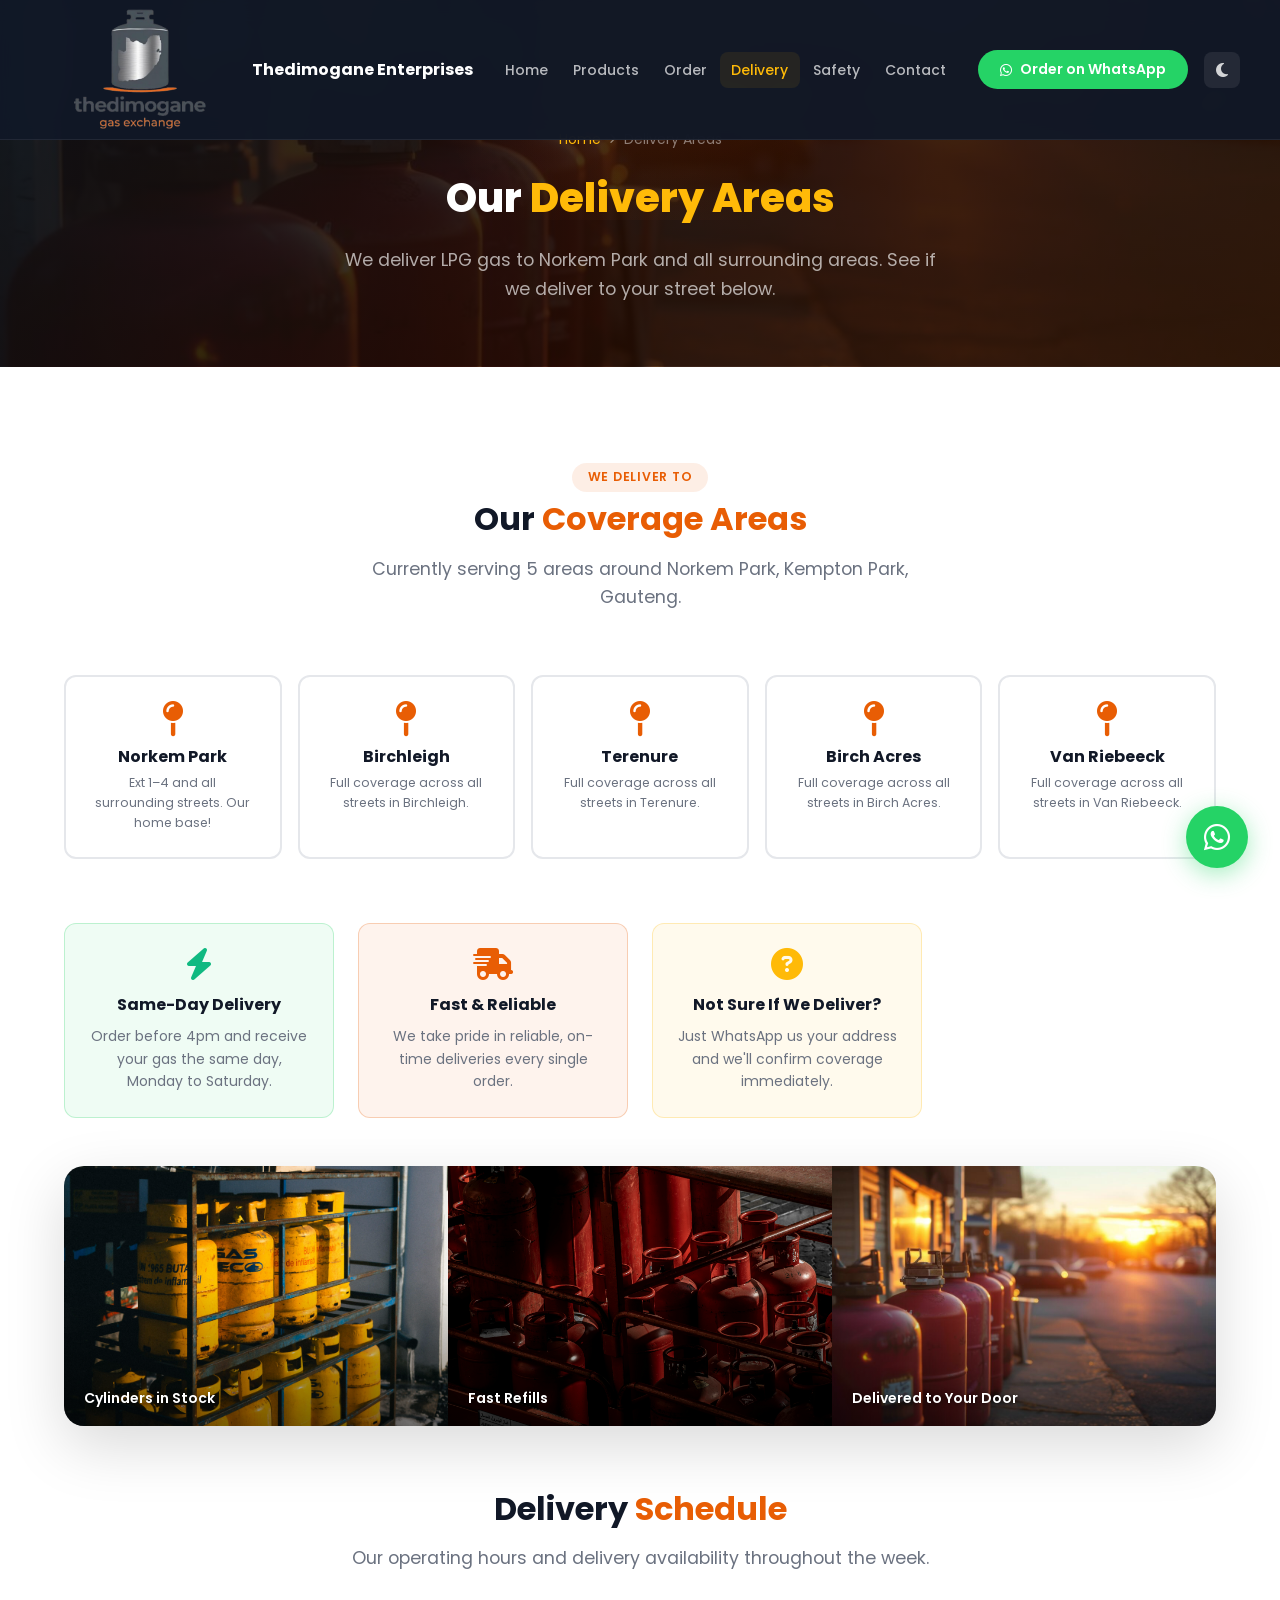
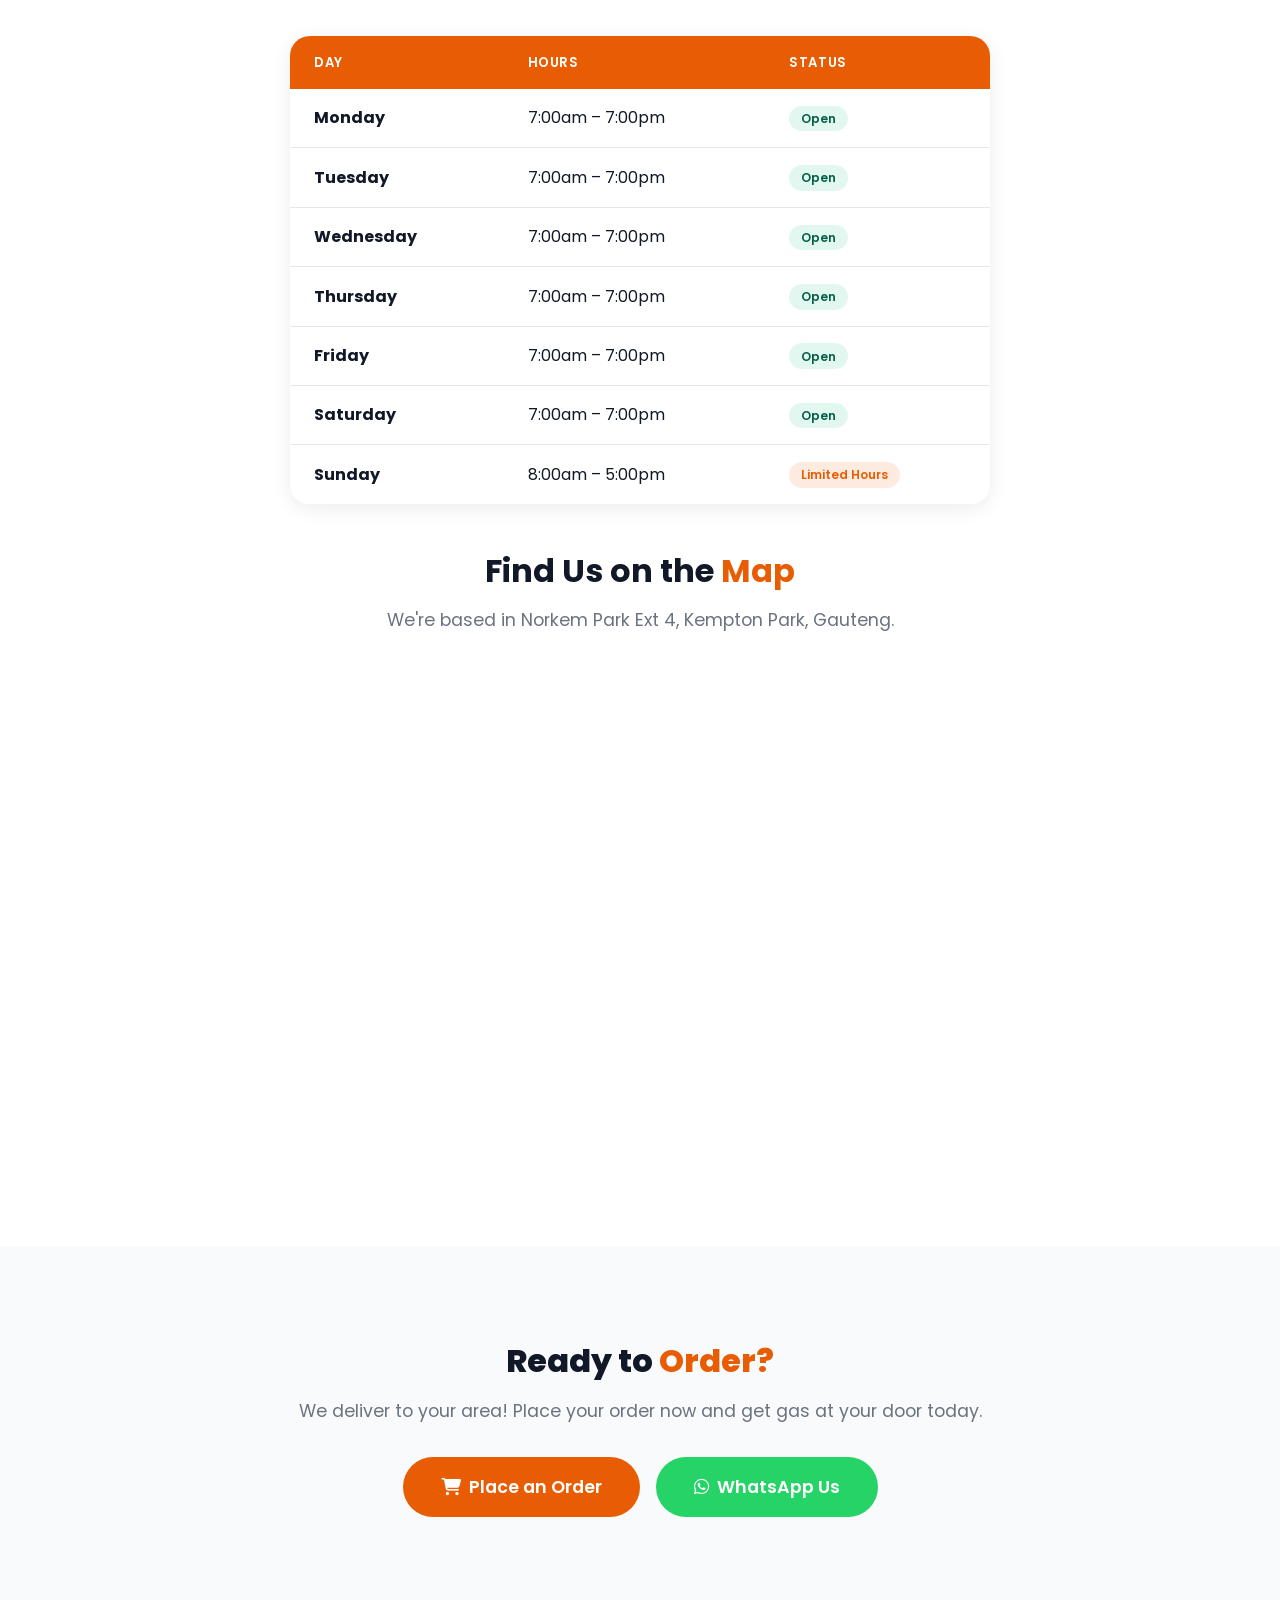
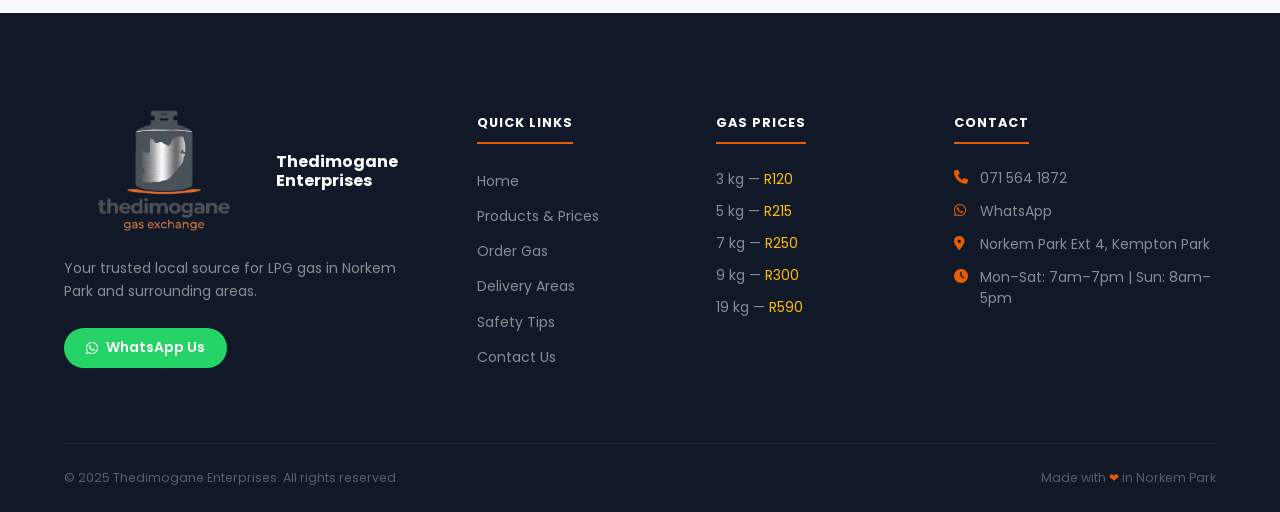
<file: delivery.html>
<!DOCTYPE html>
<html lang="en">
<head>
  <meta charset="UTF-8">
  <meta name="viewport" content="width=device-width, initial-scale=1.0">
  <meta name="description" content="Thedimogane Enterprises delivers LPG gas to Norkem Park, Birchleigh, Terenure, Birch Acres and Van Riebeeck. View our delivery schedule and coverage map.">
  <title>Delivery Areas | Thedimogane Enterprises</title>
  <link rel="preconnect" href="https://fonts.googleapis.com">
  <link rel="preconnect" href="https://fonts.gstatic.com" crossorigin>
  <link href="https://fonts.googleapis.com/css2?family=Poppins:wght@400;500;600;700;800&display=swap" rel="stylesheet">
  <link rel="stylesheet" href="https://cdnjs.cloudflare.com/ajax/libs/font-awesome/6.5.1/css/all.min.css">
  <link rel="stylesheet" href="css/style.css">
</head>
<body>

  <!-- NAVIGATION -->
  <header class="header" id="header">
    <nav class="nav container">
      <a href="index.html" class="nav__brand">
        <img src="css/logo.png" alt="Thedimogane Enterprises logo" class="nav__logo-img">
        <span>
          <span class="nav__title">Thedimogane Enterprises</span>

        </span>
      </a>
      <ul class="nav__links" id="navLinks">
        <li><a href="index.html" class="nav__link">Home</a></li>
        <li><a href="products.html" class="nav__link">Products</a></li>
        <li><a href="order.html" class="nav__link">Order</a></li>
        <li><a href="delivery.html" class="nav__link active">Delivery</a></li>
        <li><a href="safety.html" class="nav__link">Safety</a></li>
        <li><a href="contact.html" class="nav__link">Contact</a></li>
      </ul>
      <div class="nav__actions">
        <a href="https://wa.me/27715641872?text=Hi%20Thedimogane%20Enterprises!%20I%20want%20to%20order%20gas." target="_blank" class="btn btn--whatsapp btn--sm">
          <i class="fab fa-whatsapp"></i> Order on WhatsApp
        </a>
        <button class="nav__theme" id="themeToggle" aria-label="Toggle dark mode">
          <i class="fas fa-moon"></i>
        </button>
        <button class="nav__toggle" id="navToggle" aria-label="Toggle menu" aria-expanded="false">
          <i class="fas fa-bars"></i>
        </button>
      </div>
    </nav>
  </header>

  <!-- PAGE HERO -->
  <section class="page-hero">
    <div class="container">
      <nav class="breadcrumb" aria-label="Breadcrumb">
        <a href="index.html">Home</a>
        <i class="fas fa-chevron-right" style="font-size:0.65rem;"></i>
        <span>Delivery Areas</span>
      </nav>
      <h1>Our <span>Delivery Areas</span></h1>
      <p>We deliver LPG gas to Norkem Park and all surrounding areas. See if we deliver to your street below.</p>
    </div>
  </section>

  <!-- AREAS -->
  <section class="section">
    <div class="container">
      <div class="section__header">
        <span class="section__tag">We Deliver To</span>
        <h2 class="section__title">Our <span>Coverage Areas</span></h2>
        <p class="section__subtitle">Currently serving 5 areas around Norkem Park, Kempton Park, Gauteng.</p>
      </div>
      <div class="areas-grid fade-up">
        <div class="area-card">
          <i class="fas fa-map-pin"></i>
          <h3>Norkem Park</h3>
          <p>Ext 1–4 and all surrounding streets. Our home base!</p>
        </div>
        <div class="area-card">
          <i class="fas fa-map-pin"></i>
          <h3>Birchleigh</h3>
          <p>Full coverage across all streets in Birchleigh.</p>
        </div>
        <div class="area-card">
          <i class="fas fa-map-pin"></i>
          <h3>Terenure</h3>
          <p>Full coverage across all streets in Terenure.</p>
        </div>
        <div class="area-card">
          <i class="fas fa-map-pin"></i>
          <h3>Birch Acres</h3>
          <p>Full coverage across all streets in Birch Acres.</p>
        </div>
        <div class="area-card">
          <i class="fas fa-map-pin"></i>
          <h3>Van Riebeeck</h3>
          <p>Full coverage across all streets in Van Riebeeck.</p>
        </div>
      </div>

      <!-- INFO BOXES -->
      <div style="display:grid;grid-template-columns:repeat(auto-fill,minmax(260px,1fr));gap:1.5rem;margin:3rem 0;" class="fade-up">
        <div style="background:rgba(37,211,102,0.07);border:1px solid rgba(37,211,102,0.25);border-radius:var(--radius);padding:1.5rem;text-align:center;">
          <i class="fas fa-bolt" style="font-size:2rem;color:var(--success);margin-bottom:0.75rem;display:block;"></i>
          <h3 style="font-size:1rem;margin-bottom:0.5rem;">Same-Day Delivery</h3>
          <p style="font-size:0.875rem;color:var(--gray);">Order before 4pm and receive your gas the same day, Monday to Saturday.</p>
        </div>
        <div style="background:rgba(232,93,4,0.07);border:1px solid rgba(232,93,4,0.25);border-radius:var(--radius);padding:1.5rem;text-align:center;">
          <i class="fas fa-shipping-fast" style="font-size:2rem;color:var(--primary);margin-bottom:0.75rem;display:block;"></i>
          <h3 style="font-size:1rem;margin-bottom:0.5rem;">Fast &amp; Reliable</h3>
          <p style="font-size:0.875rem;color:var(--gray);">We take pride in reliable, on-time deliveries every single order.</p>
        </div>
        <div style="background:rgba(255,186,8,0.07);border:1px solid rgba(255,186,8,0.25);border-radius:var(--radius);padding:1.5rem;text-align:center;">
          <i class="fas fa-question-circle" style="font-size:2rem;color:var(--accent);margin-bottom:0.75rem;display:block;"></i>
          <h3 style="font-size:1rem;margin-bottom:0.5rem;">Not Sure If We Deliver?</h3>
          <p style="font-size:0.875rem;color:var(--gray);">Just WhatsApp us your address and we'll confirm coverage immediately.</p>
        </div>
      </div>

      <!-- IMAGE STRIP -->
      <div class="img-strip fade-up" style="margin-bottom: var(--space-2xl);">
        <div class="img-strip__item">
          <img src="css/pexels-didsss-35382734.jpg" alt="LPG gas cylinder" loading="lazy">
          <span class="img-strip__caption">Cylinders in Stock</span>
        </div>
        <div class="img-strip__item">
          <img src="css/pexels-aboodi-16271901.jpg" alt="Gas cylinder refill" loading="lazy">
          <span class="img-strip__caption">Fast Refills</span>
        </div>
        <div class="img-strip__item">
          <img src="css/ai-generated-gas-cylinders-stand-at-a-gas-station-in-a-classic-american-small-town-free-photo.jpeg" alt="Gas delivery service" loading="lazy">
          <span class="img-strip__caption">Delivered to Your Door</span>
        </div>
      </div>
      <!-- SCHEDULE TABLE -->
      <div class="section__header" style="margin-top:2rem;">
        <h2 class="section__title">Delivery <span>Schedule</span></h2>
        <p class="section__subtitle">Our operating hours and delivery availability throughout the week.</p>
      </div>
      <div class="price-table-wrap fade-up" style="max-width:700px;margin:0 auto 3rem;">
        <table class="price-table">
          <thead>
            <tr>
              <th>Day</th>
              <th>Hours</th>
              <th>Status</th>
            </tr>
          </thead>
          <tbody>
            <tr><td><strong>Monday</strong></td><td>7:00am – 7:00pm</td><td><span class="badge badge--success">Open</span></td></tr>
            <tr><td><strong>Tuesday</strong></td><td>7:00am – 7:00pm</td><td><span class="badge badge--success">Open</span></td></tr>
            <tr><td><strong>Wednesday</strong></td><td>7:00am – 7:00pm</td><td><span class="badge badge--success">Open</span></td></tr>
            <tr><td><strong>Thursday</strong></td><td>7:00am – 7:00pm</td><td><span class="badge badge--success">Open</span></td></tr>
            <tr><td><strong>Friday</strong></td><td>7:00am – 7:00pm</td><td><span class="badge badge--success">Open</span></td></tr>
            <tr><td><strong>Saturday</strong></td><td>7:00am – 7:00pm</td><td><span class="badge badge--success">Open</span></td></tr>
            <tr><td><strong>Sunday</strong></td><td>8:00am – 5:00pm</td><td><span class="badge badge--primary">Limited Hours</span></td></tr>
          </tbody>
        </table>
      </div>

      <!-- MAP -->
      <div class="section__header">
        <h2 class="section__title">Find Us on the <span>Map</span></h2>
        <p class="section__subtitle">We're based in Norkem Park Ext 4, Kempton Park, Gauteng.</p>
      </div>
      <div class="map-container fade-up">
        <iframe
          src="https://maps.google.com/maps?q=Norkem+Park+Ext+4,+Kempton+Park,+Gauteng,+South+Africa&output=embed&z=14"
          allowfullscreen
          loading="lazy"
          referrerpolicy="no-referrer-when-downgrade"
          title="Thedimogane Enterprises location — Norkem Park Ext 4">
        </iframe>
      </div>
    </div>
  </section>

  <!-- CTA -->
  <section class="cta-section">
    <div class="container">
      <h2 class="section__title">Ready to <span>Order?</span></h2>
      <p>We deliver to your area! Place your order now and get gas at your door today.</p>
      <div class="cta-actions">
        <a href="order.html" class="btn btn--primary btn--lg"><i class="fas fa-shopping-cart"></i> Place an Order</a>
        <a href="https://wa.me/27715641872?text=Hi!%20I%20want%20to%20know%20if%20you%20deliver%20to%20my%20area." target="_blank" class="btn btn--whatsapp btn--lg"><i class="fab fa-whatsapp"></i> WhatsApp Us</a>
      </div>
    </div>
  </section>

  <!-- FOOTER -->
  <footer class="footer">
    <div class="container">
      <div class="footer__grid">
        <div>
          <div class="footer__logo"><img src="css/logo.png" alt="Thedimogane Enterprises logo" class="footer__logo-img"><div><strong>Thedimogane Enterprises</strong></div></div>
          <p class="footer__desc">Your trusted local source for LPG gas in Norkem Park and surrounding areas.</p>
          <a href="https://wa.me/27715641872" target="_blank" class="btn btn--whatsapp btn--sm"><i class="fab fa-whatsapp"></i> WhatsApp Us</a>
        </div>
        <div>
          <h4>Quick Links</h4>
          <ul class="footer__links">
            <li><a href="index.html">Home</a></li>
            <li><a href="products.html">Products &amp; Prices</a></li>
            <li><a href="order.html">Order Gas</a></li>
            <li><a href="delivery.html">Delivery Areas</a></li>
            <li><a href="safety.html">Safety Tips</a></li>
            <li><a href="contact.html">Contact Us</a></li>
          </ul>
        </div>
        <div>
          <h4>Gas Prices</h4>
          <ul class="footer__products">
            <li>3 kg — <span style="color:var(--accent)">R120</span></li>
            <li>5 kg — <span style="color:var(--accent)">R215</span></li>
            <li>7 kg — <span style="color:var(--accent)">R250</span></li>
            <li>9 kg — <span style="color:var(--accent)">R300</span></li>
            <li>19 kg — <span style="color:var(--accent)">R590</span></li>
          </ul>
        </div>
        <div>
          <h4>Contact</h4>
          <div class="footer__contact">
            <p><i class="fas fa-phone"></i><a href="tel:+27715641872">071 564 1872</a></p>
            <p><i class="fab fa-whatsapp"></i><a href="https://wa.me/27715641872" target="_blank">WhatsApp</a></p>
            <p><i class="fas fa-map-marker-alt"></i>Norkem Park Ext 4, Kempton Park</p>
            <p><i class="fas fa-clock"></i>Mon–Sat: 7am–7pm | Sun: 8am–5pm</p>
          </div>
        </div>
      </div>
      <div class="footer__bottom">
        <p>&copy; 2025 Thedimogane Enterprises. All rights reserved.</p>
        <p>Made with <span style="color:var(--primary)">&#10084;</span> in Norkem Park</p>
      </div>
    </div>
  </footer>

  <a href="https://wa.me/27715641872?text=Hi!%20I%20need%20gas%20please." target="_blank" class="float-whatsapp" aria-label="Chat on WhatsApp">
    <i class="fab fa-whatsapp"></i>
    <span class="float-whatsapp__tooltip">Order on WhatsApp</span>
  </a>

  <script src="js/script.js"></script>
</body>
</html>
</file>
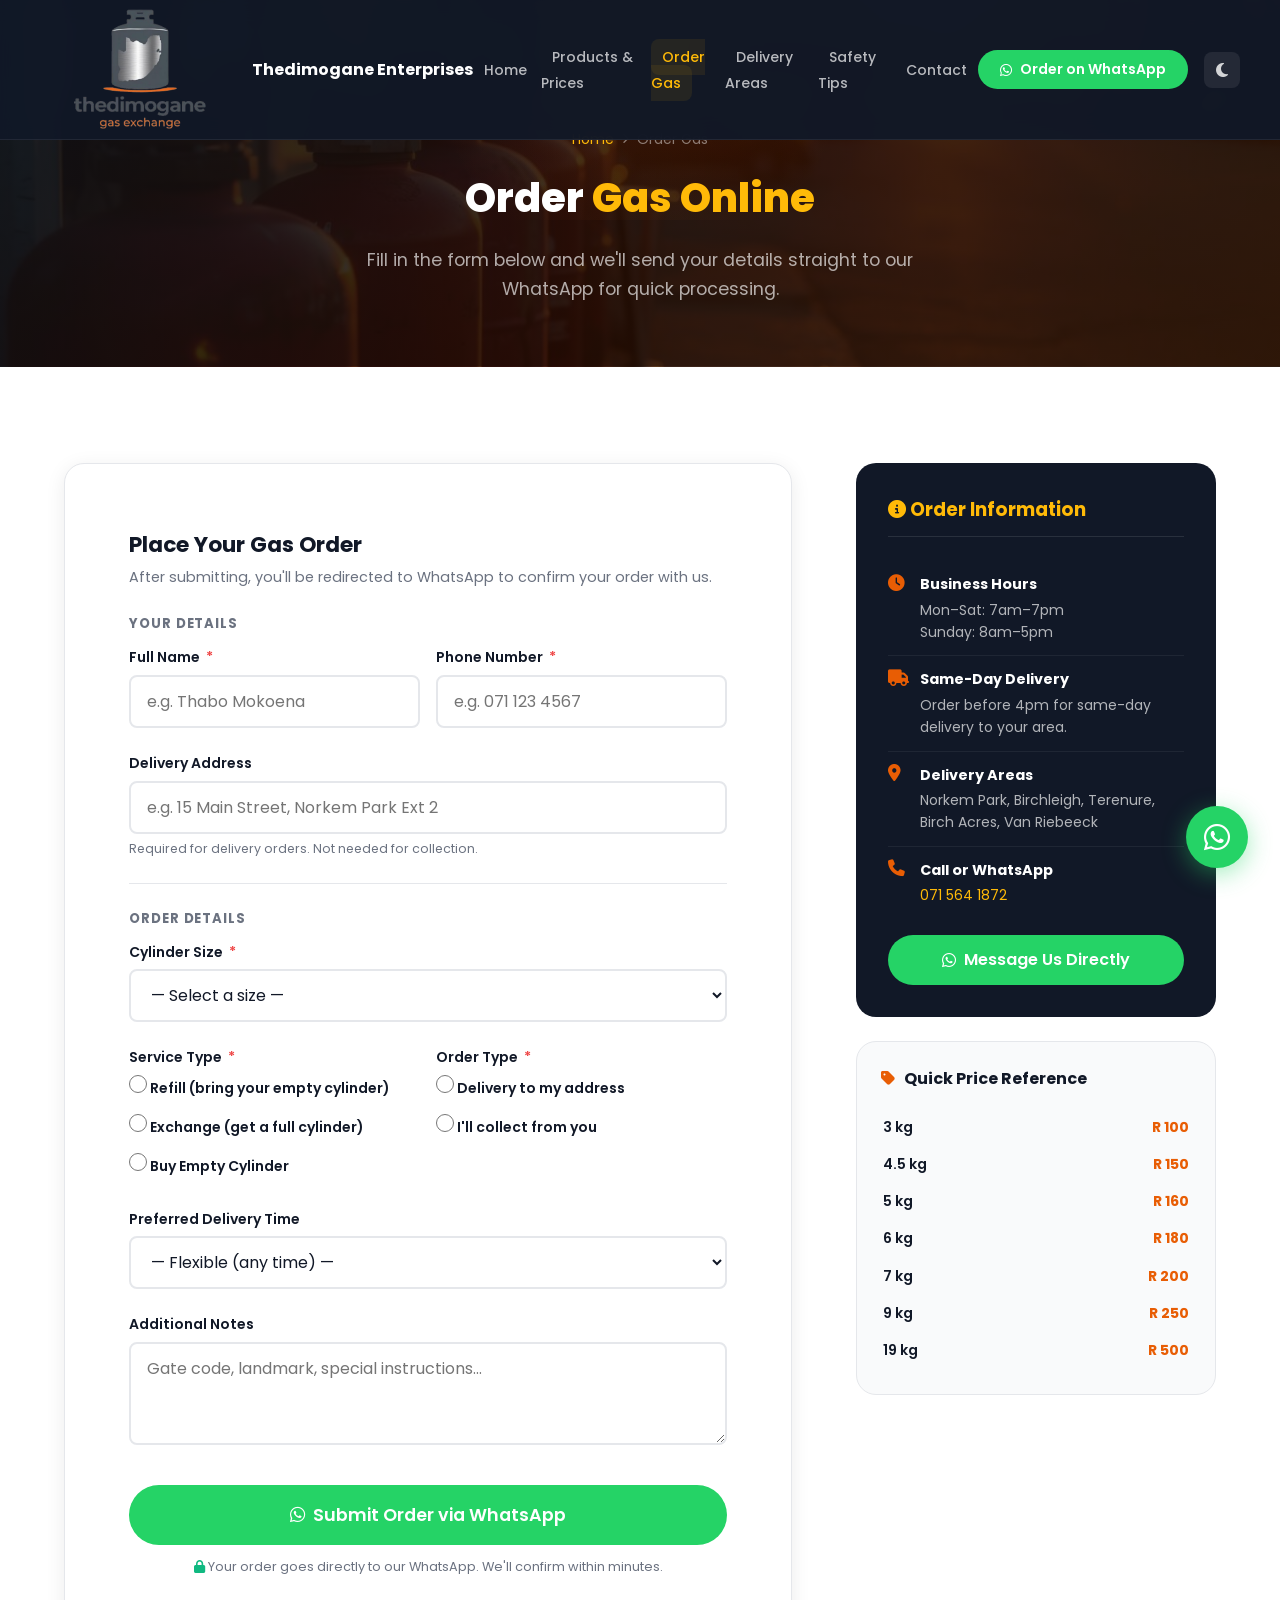
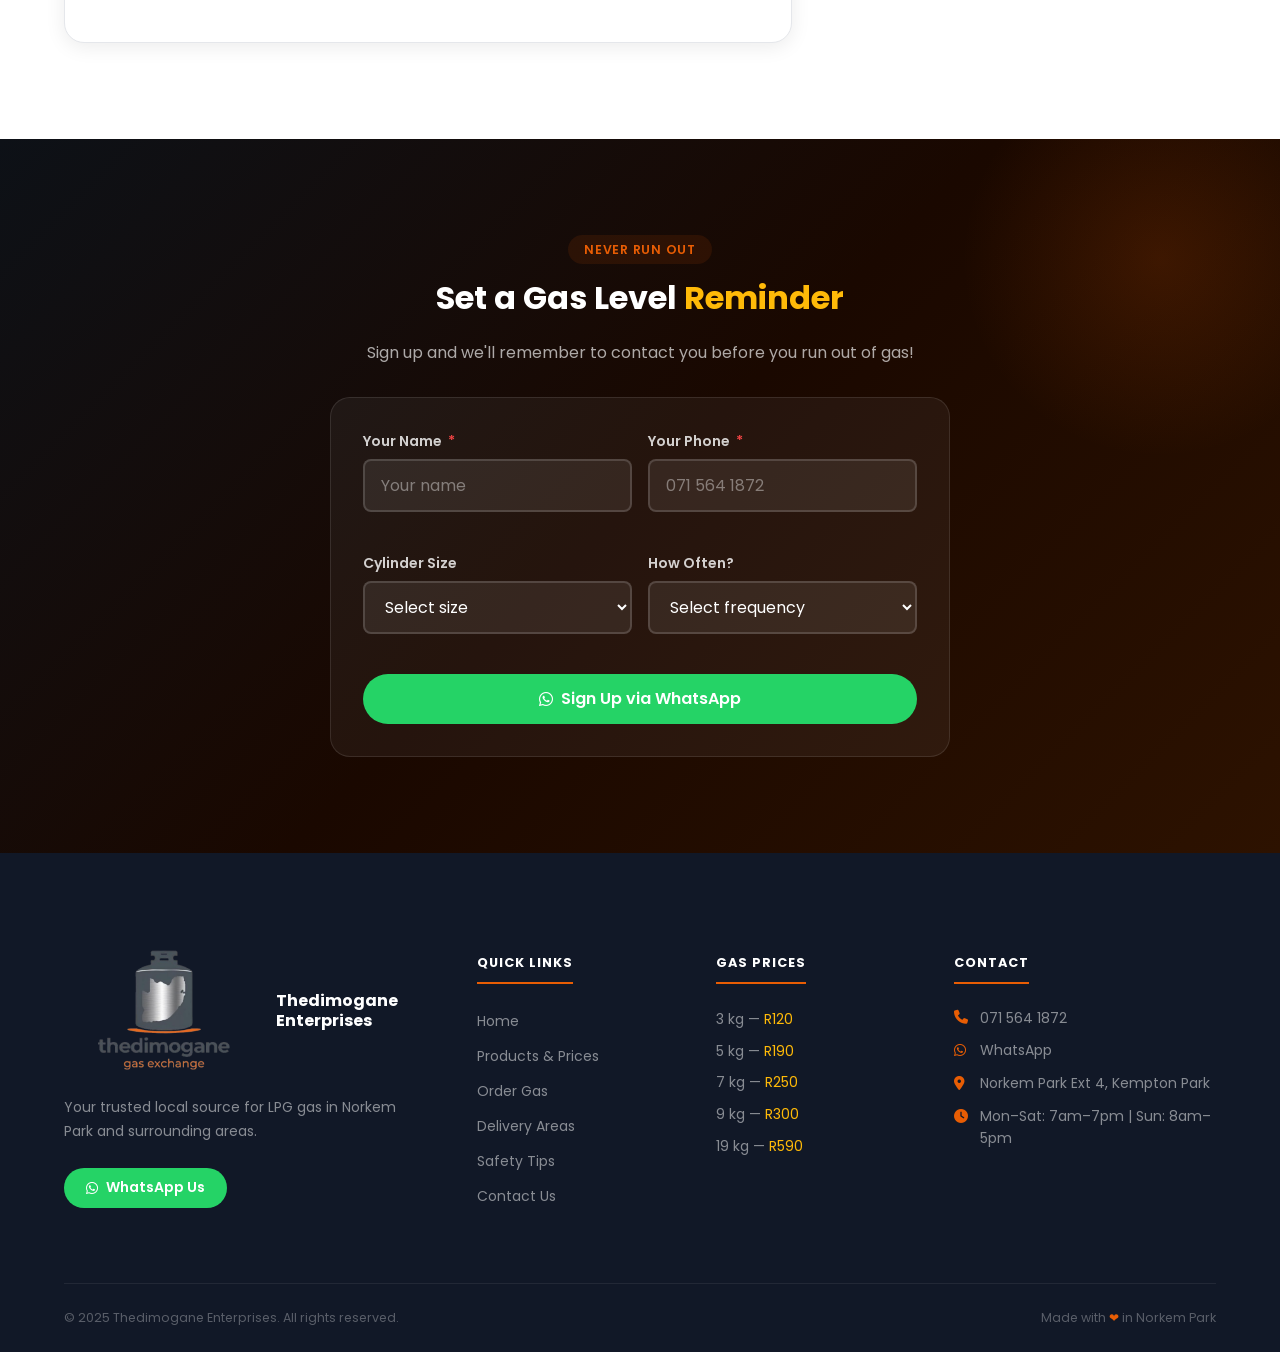
<file: order.html>
<!DOCTYPE html>
<html lang="en">
<head>
  <meta charset="UTF-8">
  <meta name="viewport" content="width=device-width, initial-scale=1.0">
  <meta name="description" content="Order LPG gas online from Thedimogane Enterprises. Fill in our quick form to get gas delivered to your door in Norkem Park.">
  <title>Order Gas | Thedimogane Enterprises</title>
  <link rel="preconnect" href="https://fonts.googleapis.com">
  <link rel="preconnect" href="https://fonts.gstatic.com" crossorigin>
  <link href="https://fonts.googleapis.com/css2?family=Poppins:wght@400;500;600;700;800&display=swap" rel="stylesheet">
  <link rel="stylesheet" href="https://cdnjs.cloudflare.com/ajax/libs/font-awesome/6.5.1/css/all.min.css">
  <link rel="stylesheet" href="css/style.css">
</head>
<body>

  <!-- NAVIGATION -->
  <header class="header" id="header">
    <nav class="nav container">
      <a href="index.html" class="nav__brand">
        <img src="css/logo.png" alt="Thedimogane Enterprises logo" class="nav__logo-img">
        <span>
          <span class="nav__title">Thedimogane Enterprises</span>

        </span>
      </a>
      <ul class="nav__links" id="navLinks">
        <li><a href="index.html" class="nav__link">Home</a></li>
        <li><a href="products.html" class="nav__link">Products & Prices</a></li>
        <li><a href="order.html" class="nav__link active">Order Gas</a></li>
        <li><a href="delivery.html" class="nav__link">Delivery Areas</a></li>
        <li><a href="safety.html" class="nav__link">Safety Tips</a></li>
        <li><a href="contact.html" class="nav__link">Contact</a></li>
      </ul>
      <div class="nav__actions">
        <a href="https://wa.me/27715641872?text=Hi%20Thedimogane%20Enterprises!%20I%20want%20to%20order%20gas." target="_blank" class="btn btn--whatsapp btn--sm">
          <i class="fab fa-whatsapp"></i> Order on WhatsApp
        </a>
        <button class="nav__theme" id="themeToggle" aria-label="Toggle dark mode">
          <i class="fas fa-moon"></i>
        </button>
        <button class="nav__toggle" id="navToggle" aria-label="Toggle menu" aria-expanded="false">
          <i class="fas fa-bars"></i>
        </button>
      </div>
    </nav>
  </header>

  <!-- PAGE HERO -->
  <section class="page-hero">
    <div class="container">
      <nav class="breadcrumb" aria-label="Breadcrumb">
        <a href="index.html">Home</a>
        <i class="fas fa-chevron-right" style="font-size:0.65rem;"></i>
        <span>Order Gas</span>
      </nav>
      <h1>Order <span>Gas Online</span></h1>
      <p>Fill in the form below and we'll send your details straight to our WhatsApp for quick processing.</p>
    </div>
  </section>

  <!-- ORDER SECTION -->
  <section class="order-section">
    <div class="container">
      <div class="order-layout">

        <!-- FORM -->
        <div class="form-card">
          <h2 style="margin-bottom:0.25rem;font-size:1.35rem;">Place Your Gas Order</h2>
          <p style="color:var(--gray);font-size:0.9rem;margin-bottom:1.5rem;">After submitting, you'll be redirected to WhatsApp to confirm your order with us.</p>

          <form id="orderForm" novalidate>
            <div class="form-section-label">Your Details</div>
            <div class="form-row">
              <div class="form-group">
                <label for="customerName">Full Name <span class="required">*</span></label>
                <input type="text" id="customerName" name="customerName" class="form-control" placeholder="e.g. Thabo Mokoena" required autocomplete="name">
              </div>
              <div class="form-group">
                <label for="customerPhone">Phone Number <span class="required">*</span></label>
                <input type="tel" id="customerPhone" name="customerPhone" class="form-control" placeholder="e.g. 071 123 4567" required autocomplete="tel">
              </div>
            </div>
            <div class="form-group">
              <label for="customerAddress">Delivery Address</label>
              <input type="text" id="customerAddress" name="customerAddress" class="form-control" placeholder="e.g. 15 Main Street, Norkem Park Ext 2" autocomplete="street-address">
              <p class="form-hint">Required for delivery orders. Not needed for collection.</p>
            </div>

            <div class="form-divider"></div>
            <div class="form-section-label">Order Details</div>

            <div class="form-group">
              <label for="cylinderSize">Cylinder Size <span class="required">*</span></label>
              <select id="cylinderSize" name="cylinderSize" class="form-control" required>
                <option value="">— Select a size —</option>
                <option value="3 kg (Refill — R120)">3 kg — Refill (R120)</option>
                <option value="4.5 kg (Refill — R170)">4.5 kg — Refill (R170)</option>
                <option value="5 kg (Refill — R190)">5 kg — Refill (R190)</option>
                <option value="6 kg (Refill — R215)">6 kg — Refill (R215)</option>
                <option value="7 kg (Refill — R250)">7 kg — Refill (R250)</option>
                <option value="9 kg (Refill — R300)">9 kg — Refill (R300)</option>
                <option value="19 kg (Refill — R590)">19 kg — Refill (R590)</option>
                <option value="3 kg (Empty Cylinder — R450)">3 kg — Empty Cylinder (R450)</option>
                <option value="5 kg (Empty Cylinder — R550)">5 kg — Empty Cylinder (R550)</option>
                <option value="9 kg (Empty Cylinder — R650)">9 kg — Empty Cylinder (R650)</option>
                <option value="19 kg (Empty Cylinder — R1550)">19 kg — Empty Cylinder (R1550)</option>
              </select>
            </div>

            <div class="form-row">
              <div class="form-group">
                <label>Service Type <span class="required">*</span></label>
                <div class="radio-group">
                  <label class="radio-label"><input type="radio" name="serviceType" value="Refill" required> Refill (bring your empty cylinder)</label>
                  <label class="radio-label"><input type="radio" name="serviceType" value="Exchange"> Exchange (get a full cylinder)</label>
                  <label class="radio-label"><input type="radio" name="serviceType" value="Buy Empty Cylinder"> Buy Empty Cylinder</label>
                </div>
              </div>
              <div class="form-group">
                <label>Order Type <span class="required">*</span></label>
                <div class="radio-group">
                  <label class="radio-label"><input type="radio" name="orderType" value="Delivery" required> Delivery to my address</label>
                  <label class="radio-label"><input type="radio" name="orderType" value="Collection"> I'll collect from you</label>
                </div>
              </div>
            </div>

            <div class="form-group">
              <label for="deliveryTime">Preferred Delivery Time</label>
              <select id="deliveryTime" name="deliveryTime" class="form-control">
                <option value="">— Flexible (any time) —</option>
                <option value="Morning (7am – 10am)">Morning (7am – 10am)</option>
                <option value="Mid-Morning (10am – 12pm)">Mid-Morning (10am – 12pm)</option>
                <option value="Afternoon (12pm – 3pm)">Afternoon (12pm – 3pm)</option>
                <option value="Late Afternoon (3pm – 6pm)">Late Afternoon (3pm – 6pm)</option>
                <option value="ASAP / Urgent">ASAP / Urgent</option>
              </select>
            </div>

            <div class="form-group">
              <label for="orderNotes">Additional Notes</label>
              <textarea id="orderNotes" name="orderNotes" class="form-control" rows="3" placeholder="Gate code, landmark, special instructions..."></textarea>
            </div>

            <button type="submit" class="btn btn--whatsapp btn--block btn--lg" style="margin-top:0.5rem;">
              <i class="fab fa-whatsapp"></i> Submit Order via WhatsApp
            </button>
            <p style="font-size:0.8rem;color:var(--gray);text-align:center;margin-top:0.75rem;">
              <i class="fas fa-lock" style="color:var(--success);"></i> Your order goes directly to our WhatsApp. We'll confirm within minutes.
            </p>
          </form>
        </div>

        <!-- SIDEBAR -->
        <div>
          <div class="order-info-card">
            <h3><i class="fas fa-info-circle"></i> Order Information</h3>
            <div class="info-item">
              <i class="fas fa-clock"></i>
              <p><strong>Business Hours</strong>Mon–Sat: 7am–7pm<br>Sunday: 8am–5pm</p>
            </div>
            <div class="info-item">
              <i class="fas fa-truck"></i>
              <p><strong>Same-Day Delivery</strong>Order before 4pm for same-day delivery to your area.</p>
            </div>
            <div class="info-item">
              <i class="fas fa-map-marker-alt"></i>
              <p><strong>Delivery Areas</strong>Norkem Park, Birchleigh, Terenure, Birch Acres, Van Riebeeck</p>
            </div>
            <div class="info-item">
              <i class="fas fa-phone"></i>
              <p><strong>Call or WhatsApp</strong><a href="tel:+27715641872" style="color:var(--accent);">071 564 1872</a></p>
            </div>
            <a href="https://wa.me/27715641872?text=Hi!%20I%20want%20to%20order%20gas." target="_blank" class="btn btn--whatsapp btn--block" style="margin-top:1rem;">
              <i class="fab fa-whatsapp"></i> Message Us Directly
            </a>
          </div>

          <div style="background:var(--off-white);border:1px solid var(--gray-light);border-radius:var(--radius-lg);padding:1.5rem;margin-top:1.5rem;">
            <h4 style="margin-bottom:1rem;font-size:1rem;"><i class="fas fa-tag" style="color:var(--primary);margin-right:0.4rem;"></i> Quick Price Reference</h4>
            <table style="width:100%;font-size:0.875rem;">
              <tr style="border-bottom:1px solid var(--gray-light);"><td style="padding:0.4rem 0;font-weight:600;">3 kg</td><td style="text-align:right;color:var(--primary);font-weight:700;">R 100</td></tr>
              <tr style="border-bottom:1px solid var(--gray-light);"><td style="padding:0.4rem 0;font-weight:600;">4.5 kg</td><td style="text-align:right;color:var(--primary);font-weight:700;">R 150</td></tr>
              <tr style="border-bottom:1px solid var(--gray-light);"><td style="padding:0.4rem 0;font-weight:600;">5 kg</td><td style="text-align:right;color:var(--primary);font-weight:700;">R 160</td></tr>
              <tr style="border-bottom:1px solid var(--gray-light);"><td style="padding:0.4rem 0;font-weight:600;">6 kg</td><td style="text-align:right;color:var(--primary);font-weight:700;">R 180</td></tr>
              <tr style="border-bottom:1px solid var(--gray-light);"><td style="padding:0.4rem 0;font-weight:600;">7 kg</td><td style="text-align:right;color:var(--primary);font-weight:700;">R 200</td></tr>
              <tr style="border-bottom:1px solid var(--gray-light);"><td style="padding:0.4rem 0;font-weight:600;">9 kg</td><td style="text-align:right;color:var(--primary);font-weight:700;">R 250</td></tr>
              <tr><td style="padding:0.4rem 0;font-weight:600;">19 kg</td><td style="text-align:right;color:var(--primary);font-weight:700;">R 500</td></tr>
            </table>
          </div>
        </div>

      </div>
    </div>
  </section>

  <!-- GAS REMINDER -->
  <section class="reminder-section" id="reminder">
    <div class="container">
      <div class="reminder-content">
        <span class="section__tag">Never Run Out</span>
        <h2>Set a Gas Level <span style="color:var(--accent)">Reminder</span></h2>
        <p>Sign up and we'll remember to contact you before you run out of gas!</p>
        <div id="reminderStatus" style="display:none;"></div>
        <form class="reminder-form" id="reminderForm" novalidate>
          <div class="reminder-form-grid">
            <div class="form-group">
              <label for="reminderName">Your Name <span class="required">*</span></label>
              <input type="text" id="reminderName" class="form-control" placeholder="Your name" required>
            </div>
            <div class="form-group">
              <label for="reminderPhone">Your Phone <span class="required">*</span></label>
              <input type="tel" id="reminderPhone" class="form-control" placeholder="071 564 1872" required>
            </div>
            <div class="form-group">
              <label for="reminderSize">Cylinder Size</label>
              <select id="reminderSize" class="form-control">
                <option value="">Select size</option>
                <option value="3 kg">3 kg — R120</option>
                <option value="4.5 kg">4.5 kg — R170</option>
                <option value="5 kg">5 kg — R190</option>
                <option value="6 kg">6 kg — R215</option>
                <option value="7 kg">7 kg — R250</option>
                <option value="9 kg">9 kg — R300</option>
                <option value="19 kg">19 kg — R590</option>
              </select>
            </div>
            <div class="form-group">
              <label for="reminderFreq">How Often?</label>
              <select id="reminderFreq" class="form-control">
                <option value="">Select frequency</option>
                <option value="Every week">Every week</option>
                <option value="Every 2 weeks">Every 2 weeks</option>
                <option value="Once a month">Once a month</option>
                <option value="Every 2 months">Every 2 months</option>
              </select>
            </div>
          </div>
          <button type="submit" class="btn btn--whatsapp btn--block" style="margin-top:1rem;">
            <i class="fab fa-whatsapp"></i> Sign Up via WhatsApp
          </button>
        </form>
      </div>
    </div>
  </section>

  <!-- FOOTER -->
  <footer class="footer">
    <div class="container">
      <div class="footer__grid">
        <div>
          <div class="footer__logo"><img src="css/logo.png" alt="Thedimogane Enterprises logo" class="footer__logo-img"><div><strong>Thedimogane Enterprises</strong></div></div>
          <p class="footer__desc">Your trusted local source for LPG gas in Norkem Park and surrounding areas.</p>
          <a href="https://wa.me/27715641872" target="_blank" class="btn btn--whatsapp btn--sm"><i class="fab fa-whatsapp"></i> WhatsApp Us</a>
        </div>
        <div>
          <h4>Quick Links</h4>
          <ul class="footer__links">
            <li><a href="index.html">Home</a></li>
            <li><a href="products.html">Products &amp; Prices</a></li>
            <li><a href="order.html">Order Gas</a></li>
            <li><a href="delivery.html">Delivery Areas</a></li>
            <li><a href="safety.html">Safety Tips</a></li>
            <li><a href="contact.html">Contact Us</a></li>
          </ul>
        </div>
        <div>
          <h4>Gas Prices</h4>
          <ul class="footer__products">
            <li>3 kg — <span style="color:var(--accent)">R120</span></li>
            <li>5 kg — <span style="color:var(--accent)">R190</span></li>
            <li>7 kg — <span style="color:var(--accent)">R250</span></li>
            <li>9 kg — <span style="color:var(--accent)">R300</span></li>
            <li>19 kg — <span style="color:var(--accent)">R590</span></li>
          </ul>
        </div>
        <div>
          <h4>Contact</h4>
          <div class="footer__contact">
            <p><i class="fas fa-phone"></i><a href="tel:+27715641872">071 564 1872</a></p>
            <p><i class="fab fa-whatsapp"></i><a href="https://wa.me/27715641872" target="_blank">WhatsApp</a></p>
            <p><i class="fas fa-map-marker-alt"></i>Norkem Park Ext 4, Kempton Park</p>
            <p><i class="fas fa-clock"></i>Mon–Sat: 7am–7pm | Sun: 8am–5pm</p>
          </div>
        </div>
      </div>
      <div class="footer__bottom">
        <p>&copy; 2025 Thedimogane Enterprises. All rights reserved.</p>
        <p>Made with <span style="color:var(--primary)">&#10084;</span> in Norkem Park</p>
      </div>
    </div>
  </footer>

  <a href="https://wa.me/27715641872?text=Hi!%20I%20need%20gas%20please." target="_blank" class="float-whatsapp" aria-label="Chat on WhatsApp">
    <i class="fab fa-whatsapp"></i>
    <span class="float-whatsapp__tooltip">Order on WhatsApp</span>
  </a>

  <script src="js/script.js"></script>
</body>
</html>
</file>
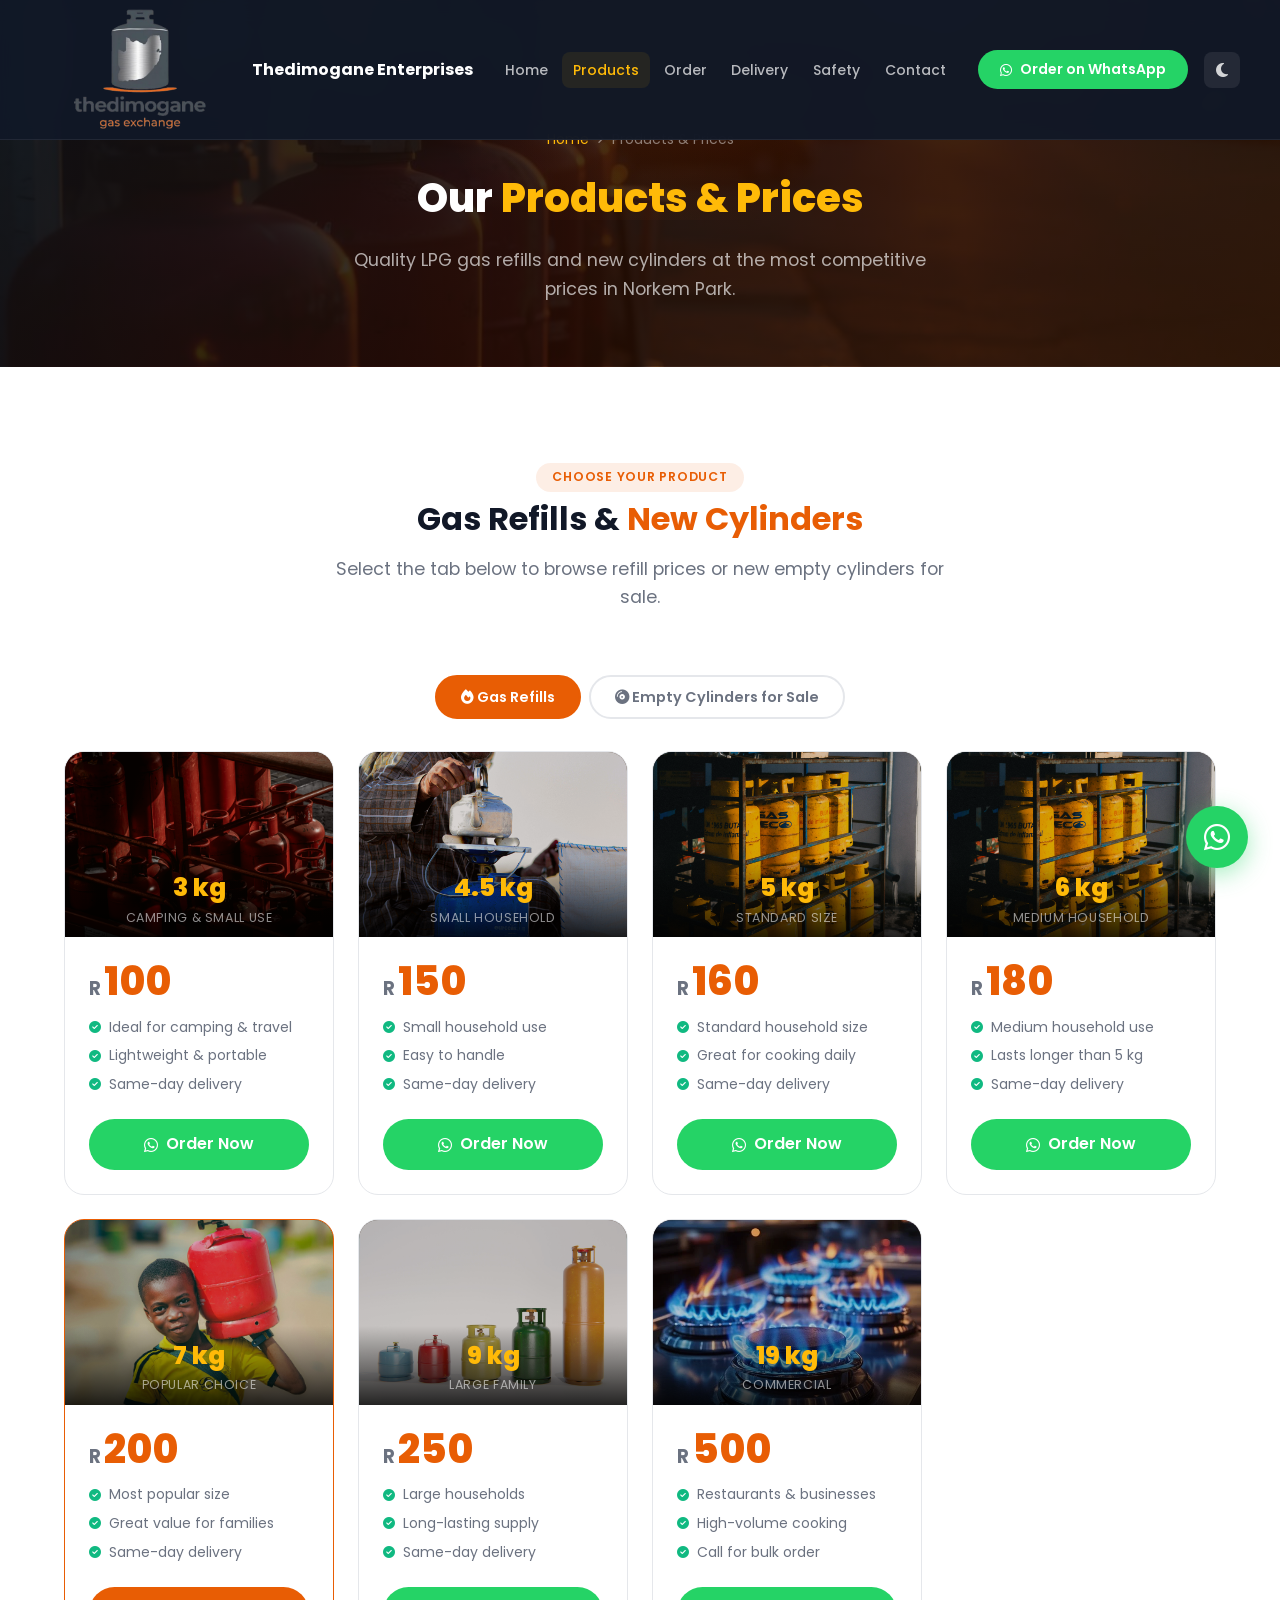
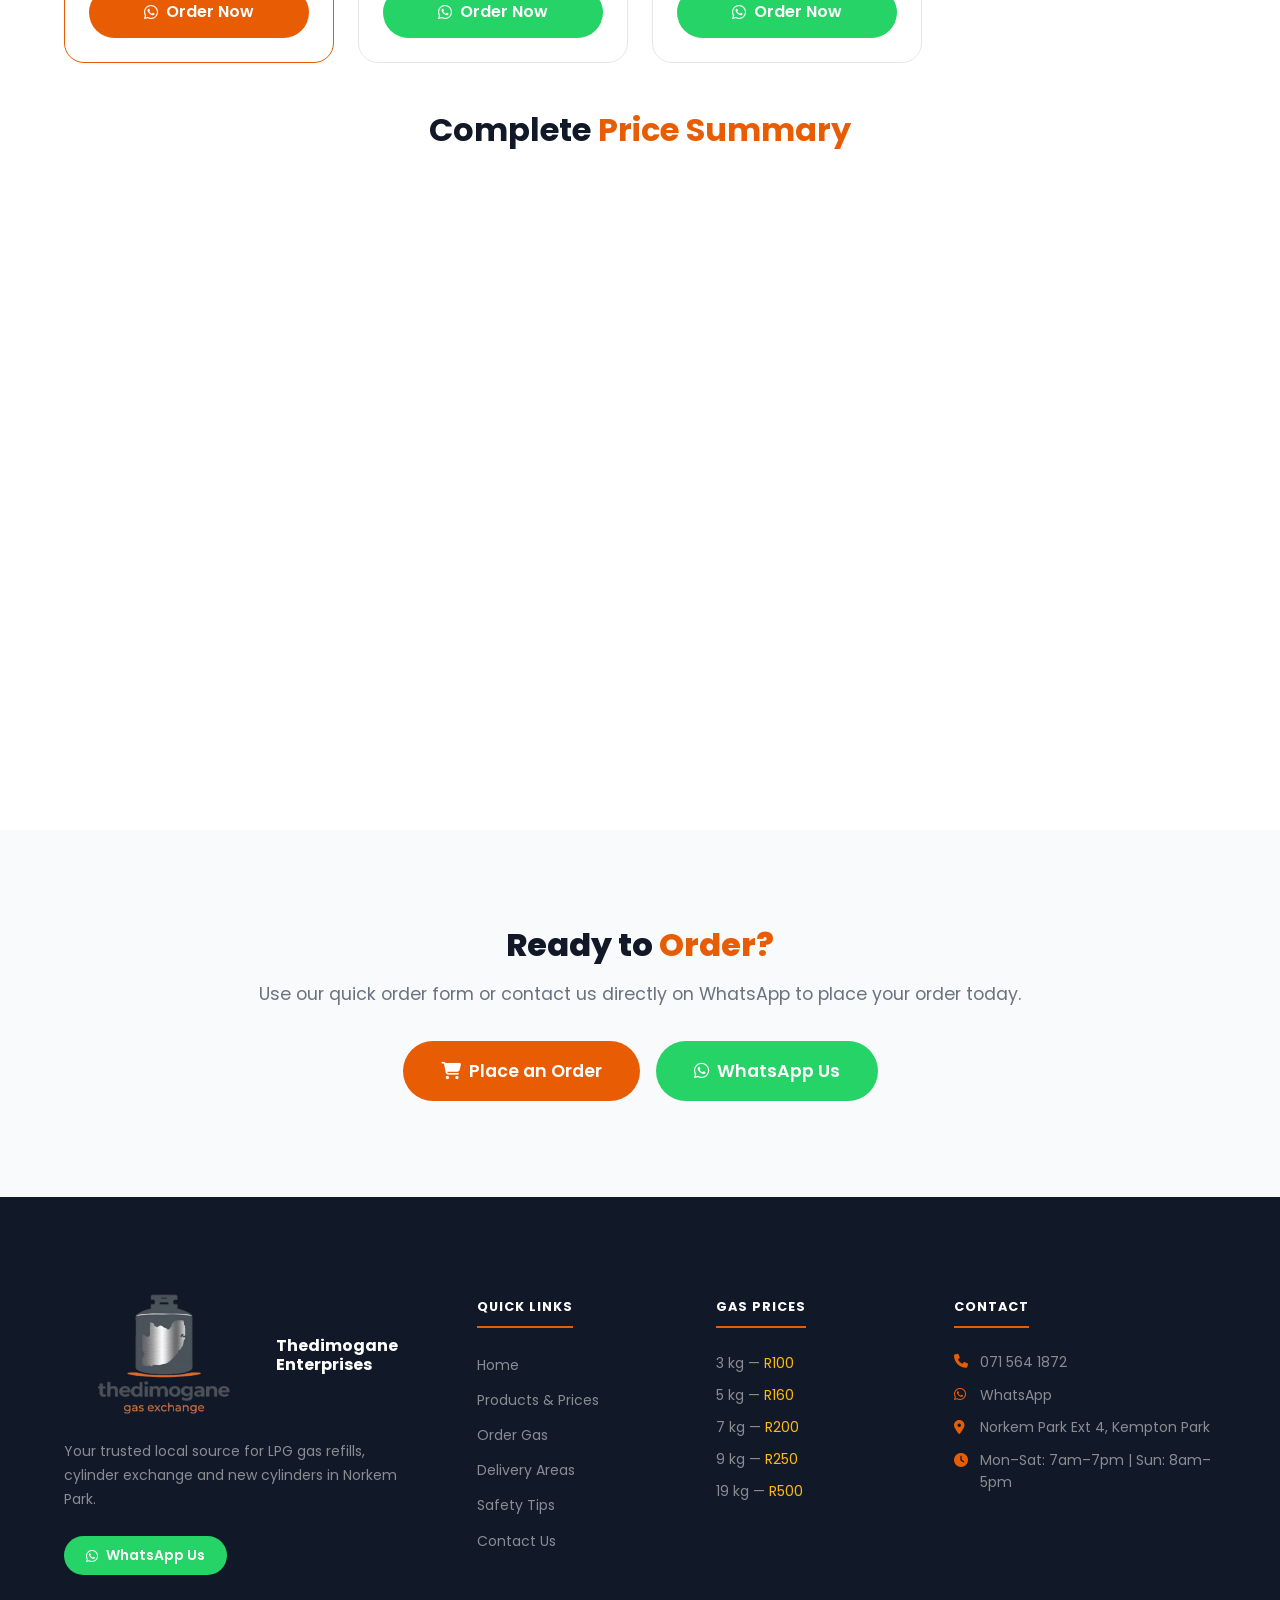
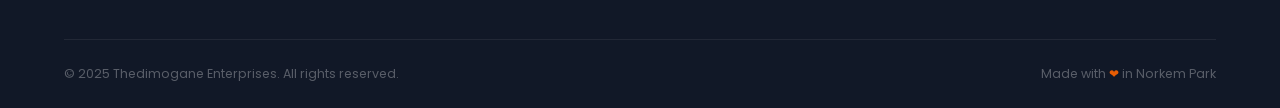
<file: products.html>
<!DOCTYPE html>
<html lang="en">
<head>
  <meta charset="UTF-8">
  <meta name="viewport" content="width=device-width, initial-scale=1.0">
  <meta name="description" content="View all LPG gas cylinder sizes, refill prices and empty cylinder prices at Thedimogane Enterprises, Norkem Park.">
  <title>Products & Prices | Thedimogane Enterprises</title>
  <link rel="preconnect" href="https://fonts.googleapis.com">
  <link rel="preconnect" href="https://fonts.gstatic.com" crossorigin>
  <link href="https://fonts.googleapis.com/css2?family=Poppins:wght@400;500;600;700;800&display=swap" rel="stylesheet">
  <link rel="stylesheet" href="https://cdnjs.cloudflare.com/ajax/libs/font-awesome/6.5.1/css/all.min.css">
  <link rel="stylesheet" href="css/style.css">
</head>
<body>

  <!-- NAVIGATION -->
  <header class="header" id="header">
    <nav class="nav container">
      <a href="index.html" class="nav__brand">
        <img src="css/logo.png" alt="Thedimogane Enterprises logo" class="nav__logo-img">
        <span>
          <span class="nav__title">Thedimogane Enterprises</span>

        </span>
      </a>
      <ul class="nav__links" id="navLinks">
        <li><a href="index.html" class="nav__link">Home</a></li>
        <li><a href="products.html" class="nav__link active">Products</a></li>
        <li><a href="order.html" class="nav__link">Order</a></li>
        <li><a href="delivery.html" class="nav__link">Delivery</a></li>
        <li><a href="safety.html" class="nav__link">Safety</a></li>
        <li><a href="contact.html" class="nav__link">Contact</a></li>
      </ul>
      <div class="nav__actions">
        <a href="https://wa.me/27715641872?text=Hi%20Thedimogane%20Enterprises!%20I%20want%20to%20order%20gas." target="_blank" class="btn btn--whatsapp btn--sm">
          <i class="fab fa-whatsapp"></i> Order on WhatsApp
        </a>
        <button class="nav__theme" id="themeToggle" aria-label="Toggle dark mode">
          <i class="fas fa-moon"></i>
        </button>
        <button class="nav__toggle" id="navToggle" aria-label="Toggle menu" aria-expanded="false">
          <i class="fas fa-bars"></i>
        </button>
      </div>
    </nav>
  </header>

  <!-- PAGE HERO -->
  <section class="page-hero">
    <div class="container">
      <nav class="breadcrumb" aria-label="Breadcrumb">
        <a href="index.html">Home</a>
        <i class="fas fa-chevron-right" style="font-size:0.65rem;"></i>
        <span>Products &amp; Prices</span>
      </nav>
      <h1>Our <span>Products &amp; Prices</span></h1>
      <p>Quality LPG gas refills and new cylinders at the most competitive prices in Norkem Park.</p>
    </div>
  </section>

  <!-- TABS + PRODUCTS -->
  <section class="price-section section">
    <div class="container">
      <div class="section__header">
        <span class="section__tag">Choose Your Product</span>
        <h2 class="section__title">Gas Refills &amp; <span>New Cylinders</span></h2>
        <p class="section__subtitle">Select the tab below to browse refill prices or new empty cylinders for sale.</p>
      </div>

      <div class="price-tabs">
        <button class="price-tab active" data-target="tab-refills"><i class="fas fa-fire"></i> Gas Refills</button>
        <button class="price-tab" data-target="tab-cylinders"><i class="fas fa-compact-disc"></i> Empty Cylinders for Sale</button>
      </div>

      <!-- REFILLS -->
      <div id="tab-refills" class="price-panel">
        <div class="products-grid" style="margin-bottom:3rem;">
          <div class="product-card fade-up">
            <div class="product-card__header">
              <img src="css/pexels-aboodi-16271901.jpg" alt="3 kg LPG gas cylinder" class="product-card__header-img">
              <div class="product-card__header-overlay">
                <div class="product-card__size">3 kg</div>
                <div class="product-card__label">Camping &amp; Small Use</div>
              </div>
            </div>
            <div class="product-card__body">
              <div class="product-card__price"><span class="currency">R</span><span class="amount">100</span></div>
              <ul class="product-card__features">
                <li class="product-card__feature"><i class="fas fa-check-circle"></i> Ideal for camping &amp; travel</li>
                <li class="product-card__feature"><i class="fas fa-check-circle"></i> Lightweight &amp; portable</li>
                <li class="product-card__feature"><i class="fas fa-check-circle"></i> Same-day delivery</li>
              </ul>
            </div>
            <div class="product-card__footer">
              <button class="btn btn--whatsapp btn--block" data-wa-order="3 kg Refill"><i class="fab fa-whatsapp"></i> Order Now</button>
            </div>
          </div>
          <div class="product-card fade-up">
            <div class="product-card__header">
              <img src="css/pexels-33844953-9815225.jpg" alt="4.5 kg LPG gas cylinder" class="product-card__header-img">
              <div class="product-card__header-overlay">
                <div class="product-card__size">4.5 kg</div>
                <div class="product-card__label">Small Household</div>
              </div>
            </div>
            <div class="product-card__body">
              <div class="product-card__price"><span class="currency">R</span><span class="amount">150</span></div>
              <ul class="product-card__features">
                <li class="product-card__feature"><i class="fas fa-check-circle"></i> Small household use</li>
                <li class="product-card__feature"><i class="fas fa-check-circle"></i> Easy to handle</li>
                <li class="product-card__feature"><i class="fas fa-check-circle"></i> Same-day delivery</li>
              </ul>
            </div>
            <div class="product-card__footer">
              <button class="btn btn--whatsapp btn--block" data-wa-order="4.5 kg Refill"><i class="fab fa-whatsapp"></i> Order Now</button>
            </div>
          </div>
          <div class="product-card fade-up">
            <div class="product-card__header">
              <img src="css/pexels-didsss-35382734.jpg" alt="5 kg LPG gas cylinder" class="product-card__header-img">
              <div class="product-card__header-overlay">
                <div class="product-card__size">5 kg</div>
                <div class="product-card__label">Standard Size</div>
              </div>
            </div>
            <div class="product-card__body">
              <div class="product-card__price"><span class="currency">R</span><span class="amount">160</span></div>
              <ul class="product-card__features">
                <li class="product-card__feature"><i class="fas fa-check-circle"></i> Standard household size</li>
                <li class="product-card__feature"><i class="fas fa-check-circle"></i> Great for cooking daily</li>
                <li class="product-card__feature"><i class="fas fa-check-circle"></i> Same-day delivery</li>
              </ul>
            </div>
            <div class="product-card__footer">
              <button class="btn btn--whatsapp btn--block" data-wa-order="5 kg Refill"><i class="fab fa-whatsapp"></i> Order Now</button>
            </div>
          </div>
          <div class="product-card fade-up">
            <div class="product-card__header">
              <img src="css/pexels-didsss-35382734%20(1).jpg" alt="6 kg LPG gas cylinder" class="product-card__header-img">
              <div class="product-card__header-overlay">
                <div class="product-card__size">6 kg</div>
                <div class="product-card__label">Medium Household</div>
              </div>
            </div>
            <div class="product-card__body">
              <div class="product-card__price"><span class="currency">R</span><span class="amount">180</span></div>
              <ul class="product-card__features">
                <li class="product-card__feature"><i class="fas fa-check-circle"></i> Medium household use</li>
                <li class="product-card__feature"><i class="fas fa-check-circle"></i> Lasts longer than 5 kg</li>
                <li class="product-card__feature"><i class="fas fa-check-circle"></i> Same-day delivery</li>
              </ul>
            </div>
            <div class="product-card__footer">
              <button class="btn btn--whatsapp btn--block" data-wa-order="6 kg Refill"><i class="fab fa-whatsapp"></i> Order Now</button>
            </div>
          </div>
          <div class="product-card featured fade-up">
            <div class="product-card__header">
              <img src="css/pexels-mitchel-onwuchuruba-2148968906-31584539.jpg" alt="7 kg LPG gas cylinder" class="product-card__header-img">
              <div class="product-card__header-overlay">
                <div class="product-card__size">7 kg</div>
                <div class="product-card__label">Popular Choice</div>
              </div>
            </div>
            <div class="product-card__body">
              <div class="product-card__price"><span class="currency">R</span><span class="amount">200</span></div>
              <ul class="product-card__features">
                <li class="product-card__feature"><i class="fas fa-check-circle"></i> Most popular size</li>
                <li class="product-card__feature"><i class="fas fa-check-circle"></i> Great value for families</li>
                <li class="product-card__feature"><i class="fas fa-check-circle"></i> Same-day delivery</li>
              </ul>
            </div>
            <div class="product-card__footer">
              <button class="btn btn--primary btn--block" data-wa-order="7 kg Refill"><i class="fab fa-whatsapp"></i> Order Now</button>
            </div>
          </div>
          <div class="product-card fade-up">
            <div class="product-card__header">
              <img src="css/u_gqfq82f4cv-cylinder-7400529_1920.jpg" alt="9 kg LPG gas cylinder" class="product-card__header-img">
              <div class="product-card__header-overlay">
                <div class="product-card__size">9 kg</div>
                <div class="product-card__label">Large Family</div>
              </div>
            </div>
            <div class="product-card__body">
              <div class="product-card__price"><span class="currency">R</span><span class="amount">250</span></div>
              <ul class="product-card__features">
                <li class="product-card__feature"><i class="fas fa-check-circle"></i> Large households</li>
                <li class="product-card__feature"><i class="fas fa-check-circle"></i> Long-lasting supply</li>
                <li class="product-card__feature"><i class="fas fa-check-circle"></i> Same-day delivery</li>
              </ul>
            </div>
            <div class="product-card__footer">
              <button class="btn btn--whatsapp btn--block" data-wa-order="9 kg Refill"><i class="fab fa-whatsapp"></i> Order Now</button>
            </div>
          </div>
          <div class="product-card fade-up">
            <div class="product-card__header">
              <img src="css/StockCake-Burning_gas_burners-1332857-medium.jpg" alt="19 kg commercial LPG gas cylinder" class="product-card__header-img">
              <div class="product-card__header-overlay">
                <div class="product-card__size">19 kg</div>
                <div class="product-card__label">Commercial</div>
              </div>
            </div>
            <div class="product-card__body">
              <div class="product-card__price"><span class="currency">R</span><span class="amount">500</span></div>
              <ul class="product-card__features">
                <li class="product-card__feature"><i class="fas fa-check-circle"></i> Restaurants &amp; businesses</li>
                <li class="product-card__feature"><i class="fas fa-check-circle"></i> High-volume cooking</li>
                <li class="product-card__feature"><i class="fas fa-check-circle"></i> Call for bulk order</li>
              </ul>
            </div>
            <div class="product-card__footer">
              <button class="btn btn--whatsapp btn--block" data-wa-order="19 kg Refill"><i class="fab fa-whatsapp"></i> Order Now</button>
            </div>
          </div>
        </div>
      </div>

      <!-- EMPTY CYLINDERS -->
      <div id="tab-cylinders" class="price-panel" style="display:none;">
        <div class="section__header">
          <p class="section__subtitle">Buy a brand-new empty cylinder — then bring it back for refills at our low refill prices.</p>
        </div>
        <div class="products-grid" style="margin-bottom:3rem;">
          <div class="product-card fade-up">
            <div class="product-card__header">
              <img src="css/pexels-aboodi-16271901.jpg" alt="3 kg empty LPG cylinder" class="product-card__header-img">
              <div class="product-card__header-overlay">
                <div class="product-card__size">3 kg</div>
                <div class="product-card__label">Empty Cylinder</div>
              </div>
            </div>
            <div class="product-card__body">
              <div class="product-card__price"><span class="currency">R</span><span class="amount">450</span></div>
              <ul class="product-card__features">
                <li class="product-card__feature"><i class="fas fa-check-circle"></i> Brand new cylinder</li>
                <li class="product-card__feature"><i class="fas fa-check-circle"></i> Then refill for R100</li>
                <li class="product-card__feature"><i class="fas fa-check-circle"></i> Available now</li>
              </ul>
            </div>
            <div class="product-card__footer">
              <button class="btn btn--whatsapp btn--block" data-wa-order="3 kg Empty Cylinder"><i class="fab fa-whatsapp"></i> Buy Cylinder</button>
            </div>
          </div>
          <div class="product-card fade-up">
            <div class="product-card__header">
              <img src="css/pexels-didsss-35382734.jpg" alt="5 kg empty LPG cylinder" class="product-card__header-img">
              <div class="product-card__header-overlay">
                <div class="product-card__size">5 kg</div>
                <div class="product-card__label">Empty Cylinder</div>
              </div>
            </div>
            <div class="product-card__body">
              <div class="product-card__price"><span class="currency">R</span><span class="amount">550</span></div>
              <ul class="product-card__features">
                <li class="product-card__feature"><i class="fas fa-check-circle"></i> Brand new cylinder</li>
                <li class="product-card__feature"><i class="fas fa-check-circle"></i> Then refill for R160</li>
                <li class="product-card__feature"><i class="fas fa-check-circle"></i> Available now</li>
              </ul>
            </div>
            <div class="product-card__footer">
              <button class="btn btn--whatsapp btn--block" data-wa-order="5 kg Empty Cylinder"><i class="fab fa-whatsapp"></i> Buy Cylinder</button>
            </div>
          </div>
          <div class="product-card fade-up">
            <div class="product-card__header">
              <img src="css/u_gqfq82f4cv-cylinder-7400529_1920.jpg" alt="9 kg empty LPG cylinder" class="product-card__header-img">
              <div class="product-card__header-overlay">
                <div class="product-card__size">9 kg</div>
                <div class="product-card__label">Empty Cylinder</div>
              </div>
            </div>
            <div class="product-card__body">
              <div class="product-card__price"><span class="currency">R</span><span class="amount">650</span></div>
              <ul class="product-card__features">
                <li class="product-card__feature"><i class="fas fa-check-circle"></i> Brand new cylinder</li>
                <li class="product-card__feature"><i class="fas fa-check-circle"></i> Then refill for R250</li>
                <li class="product-card__feature"><i class="fas fa-check-circle"></i> Available now</li>
              </ul>
            </div>
            <div class="product-card__footer">
              <button class="btn btn--whatsapp btn--block" data-wa-order="9 kg Empty Cylinder"><i class="fab fa-whatsapp"></i> Buy Cylinder</button>
            </div>
          </div>
          <div class="product-card fade-up">
            <div class="product-card__header">
              <img src="css/pexels-mitchel-onwuchuruba-2148968906-31584539.jpg" alt="19 kg empty LPG cylinder" class="product-card__header-img">
              <div class="product-card__header-overlay">
                <div class="product-card__size">19 kg</div>
                <div class="product-card__label">Empty Cylinder</div>
              </div>
            </div>
            <div class="product-card__body">
              <div class="product-card__price"><span class="currency">R</span><span class="amount">1550</span></div>
              <ul class="product-card__features">
                <li class="product-card__feature"><i class="fas fa-check-circle"></i> Brand new cylinder</li>
                <li class="product-card__feature"><i class="fas fa-check-circle"></i> Then refill for R500</li>
                <li class="product-card__feature"><i class="fas fa-check-circle"></i> Commercial grade</li>
              </ul>
            </div>
            <div class="product-card__footer">
              <button class="btn btn--whatsapp btn--block" data-wa-order="19 kg Empty Cylinder"><i class="fab fa-whatsapp"></i> Buy Cylinder</button>
            </div>
          </div>
        </div>
      </div>

      <!-- FULL SUMMARY TABLE -->
      <div class="section__header" style="margin-top:3rem;">
        <h2 class="section__title">Complete <span>Price Summary</span></h2>
      </div>
      <div class="price-table-wrap fade-up">
        <table class="price-table">
          <thead>
            <tr>
              <th>Size</th>
              <th>Refill Price</th>
              <th>Empty Cylinder Price</th>
              <th>Order</th>
            </tr>
          </thead>
          <tbody>
            <tr><td><strong>3 kg</strong></td><td><span class="price-tag">R 100</span></td><td><span class="price-tag">R 450</span></td><td><button class="btn btn--whatsapp btn--sm" data-wa-order="3 kg"><i class="fab fa-whatsapp"></i></button></td></tr>
            <tr><td><strong>4.5 kg</strong></td><td><span class="price-tag">R 150</span></td><td><span class="badge badge--gray">Not available</span></td><td><button class="btn btn--whatsapp btn--sm" data-wa-order="4.5 kg"><i class="fab fa-whatsapp"></i></button></td></tr>
            <tr><td><strong>5 kg</strong></td><td><span class="price-tag">R 160</span></td><td><span class="price-tag">R 550</span></td><td><button class="btn btn--whatsapp btn--sm" data-wa-order="5 kg"><i class="fab fa-whatsapp"></i></button></td></tr>
            <tr><td><strong>6 kg</strong></td><td><span class="price-tag">R 180</span></td><td><span class="badge badge--gray">Not available</span></td><td><button class="btn btn--whatsapp btn--sm" data-wa-order="6 kg"><i class="fab fa-whatsapp"></i></button></td></tr>
            <tr><td><strong>7 kg</strong></td><td><span class="price-tag">R 200</span></td><td><span class="badge badge--gray">Not available</span></td><td><button class="btn btn--whatsapp btn--sm" data-wa-order="7 kg"><i class="fab fa-whatsapp"></i></button></td></tr>
            <tr><td><strong>9 kg</strong></td><td><span class="price-tag">R 250</span></td><td><span class="price-tag">R 650</span></td><td><button class="btn btn--whatsapp btn--sm" data-wa-order="9 kg"><i class="fab fa-whatsapp"></i></button></td></tr>
            <tr><td><strong>19 kg</strong></td><td><span class="price-tag">R 500</span></td><td><span class="price-tag">R 1 550</span></td><td><button class="btn btn--whatsapp btn--sm" data-wa-order="19 kg"><i class="fab fa-whatsapp"></i></button></td></tr>
          </tbody>
        </table>
      </div>
    </div>
  </section>

  <!-- CTA -->
  <section class="cta-section">
    <div class="container">
      <h2 class="section__title">Ready to <span>Order?</span></h2>
      <p>Use our quick order form or contact us directly on WhatsApp to place your order today.</p>
      <div class="cta-actions">
        <a href="order.html" class="btn btn--primary btn--lg"><i class="fas fa-shopping-cart"></i> Place an Order</a>
        <a href="https://wa.me/27715641872?text=Hi!%20I%27d%20like%20to%20order%20gas." target="_blank" class="btn btn--whatsapp btn--lg"><i class="fab fa-whatsapp"></i> WhatsApp Us</a>
      </div>
    </div>
  </section>

  <!-- FOOTER -->
  <footer class="footer">
    <div class="container">
      <div class="footer__grid">
        <div>
          <div class="footer__logo"><img src="css/logo.png" alt="Thedimogane Enterprises logo" class="footer__logo-img"><div><strong>Thedimogane Enterprises</strong></div></div>
          <p class="footer__desc">Your trusted local source for LPG gas refills, cylinder exchange and new cylinders in Norkem Park.</p>
          <a href="https://wa.me/27715641872" target="_blank" class="btn btn--whatsapp btn--sm"><i class="fab fa-whatsapp"></i> WhatsApp Us</a>
        </div>
        <div>
          <h4>Quick Links</h4>
          <ul class="footer__links">
            <li><a href="index.html">Home</a></li>
            <li><a href="products.html">Products &amp; Prices</a></li>
            <li><a href="order.html">Order Gas</a></li>
            <li><a href="delivery.html">Delivery Areas</a></li>
            <li><a href="safety.html">Safety Tips</a></li>
            <li><a href="contact.html">Contact Us</a></li>
          </ul>
        </div>
        <div>
          <h4>Gas Prices</h4>
          <ul class="footer__products">
            <li>3 kg — <span style="color:var(--accent)">R100</span></li>
            <li>5 kg — <span style="color:var(--accent)">R160</span></li>
            <li>7 kg — <span style="color:var(--accent)">R200</span></li>
            <li>9 kg — <span style="color:var(--accent)">R250</span></li>
            <li>19 kg — <span style="color:var(--accent)">R500</span></li>
          </ul>
        </div>
        <div>
          <h4>Contact</h4>
          <div class="footer__contact">
            <p><i class="fas fa-phone"></i><a href="tel:+27715641872">071 564 1872</a></p>
            <p><i class="fab fa-whatsapp"></i><a href="https://wa.me/27715641872" target="_blank">WhatsApp</a></p>
            <p><i class="fas fa-map-marker-alt"></i>Norkem Park Ext 4, Kempton Park</p>
            <p><i class="fas fa-clock"></i>Mon–Sat: 7am–7pm | Sun: 8am–5pm</p>
          </div>
        </div>
      </div>
      <div class="footer__bottom">
        <p>&copy; 2025 Thedimogane Enterprises. All rights reserved.</p>
        <p>Made with <span style="color:var(--primary)">&#10084;</span> in Norkem Park</p>
      </div>
    </div>
  </footer>

  <a href="https://wa.me/27715641872?text=Hi!%20I%20need%20gas%20please." target="_blank" class="float-whatsapp" aria-label="Chat on WhatsApp">
    <i class="fab fa-whatsapp"></i>
    <span class="float-whatsapp__tooltip">Order on WhatsApp</span>
  </a>

  <script src="js/script.js"></script>
</body>
</html>
</file>
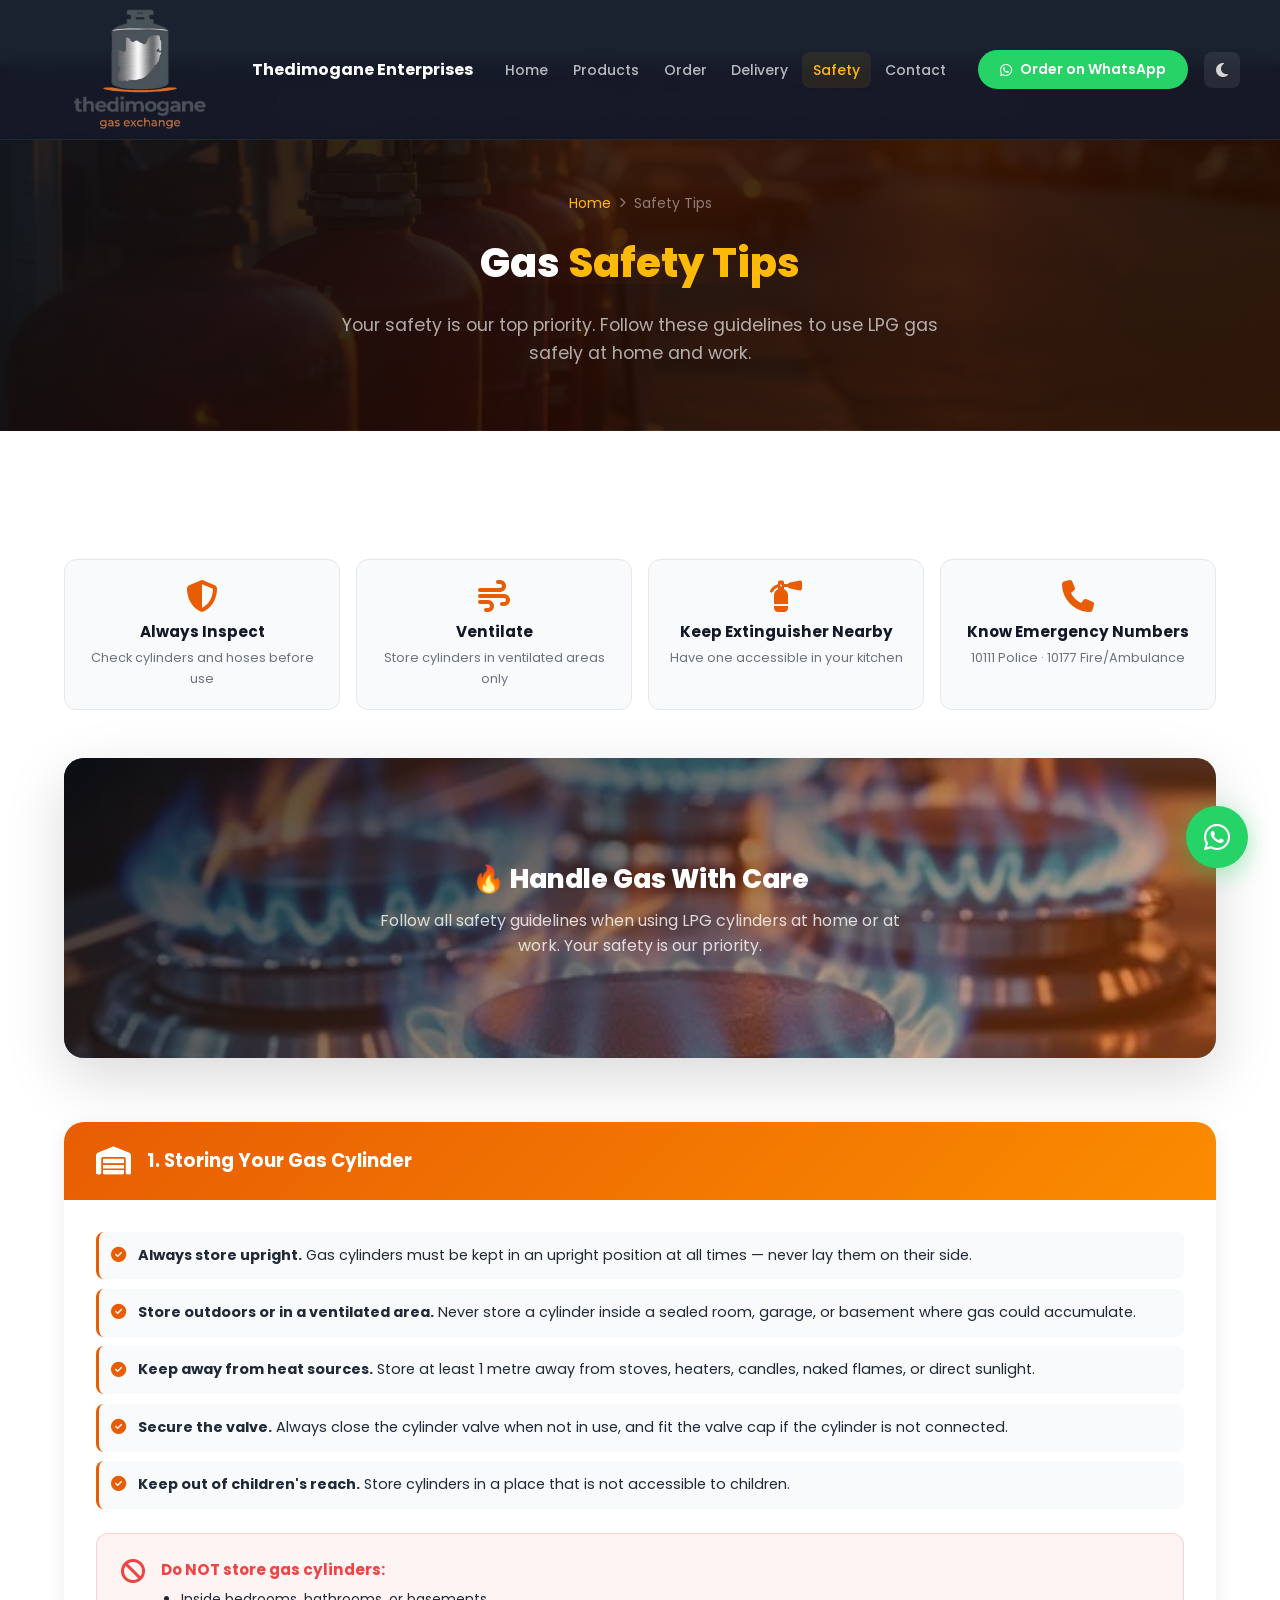
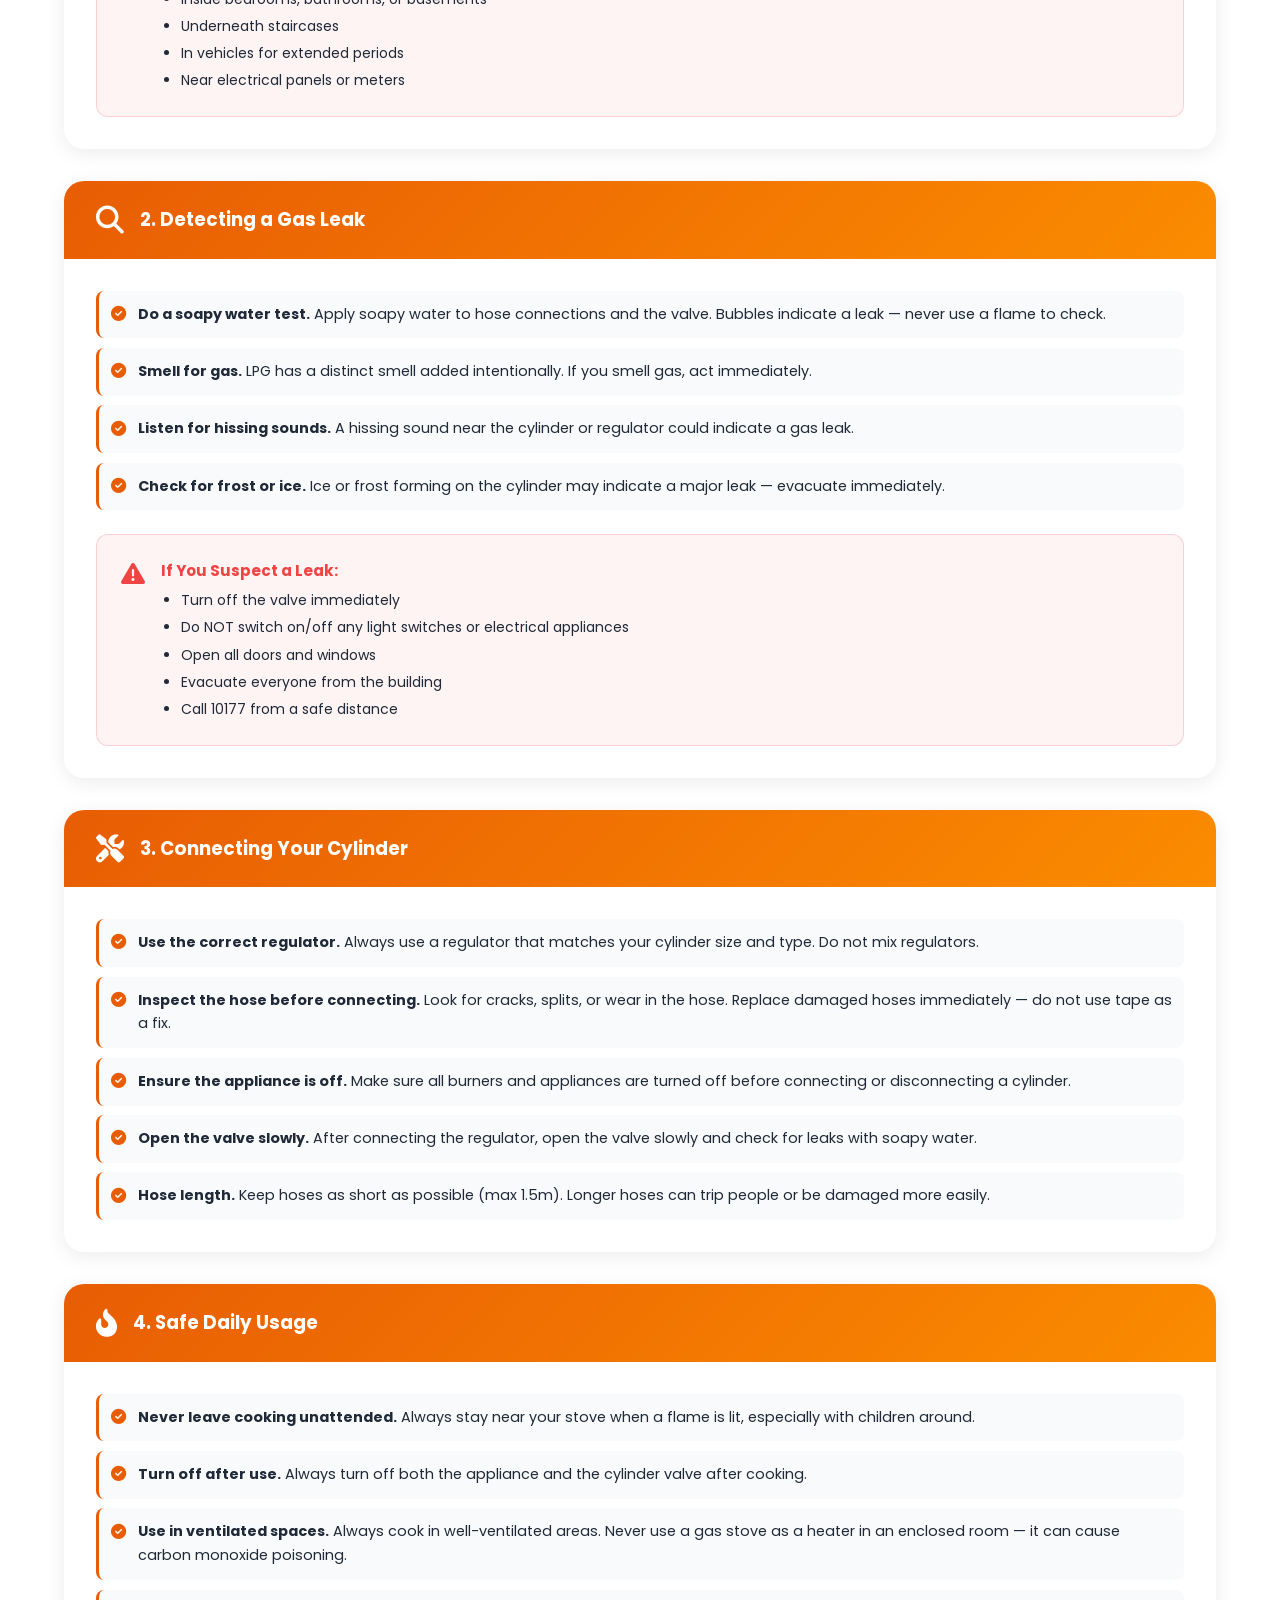
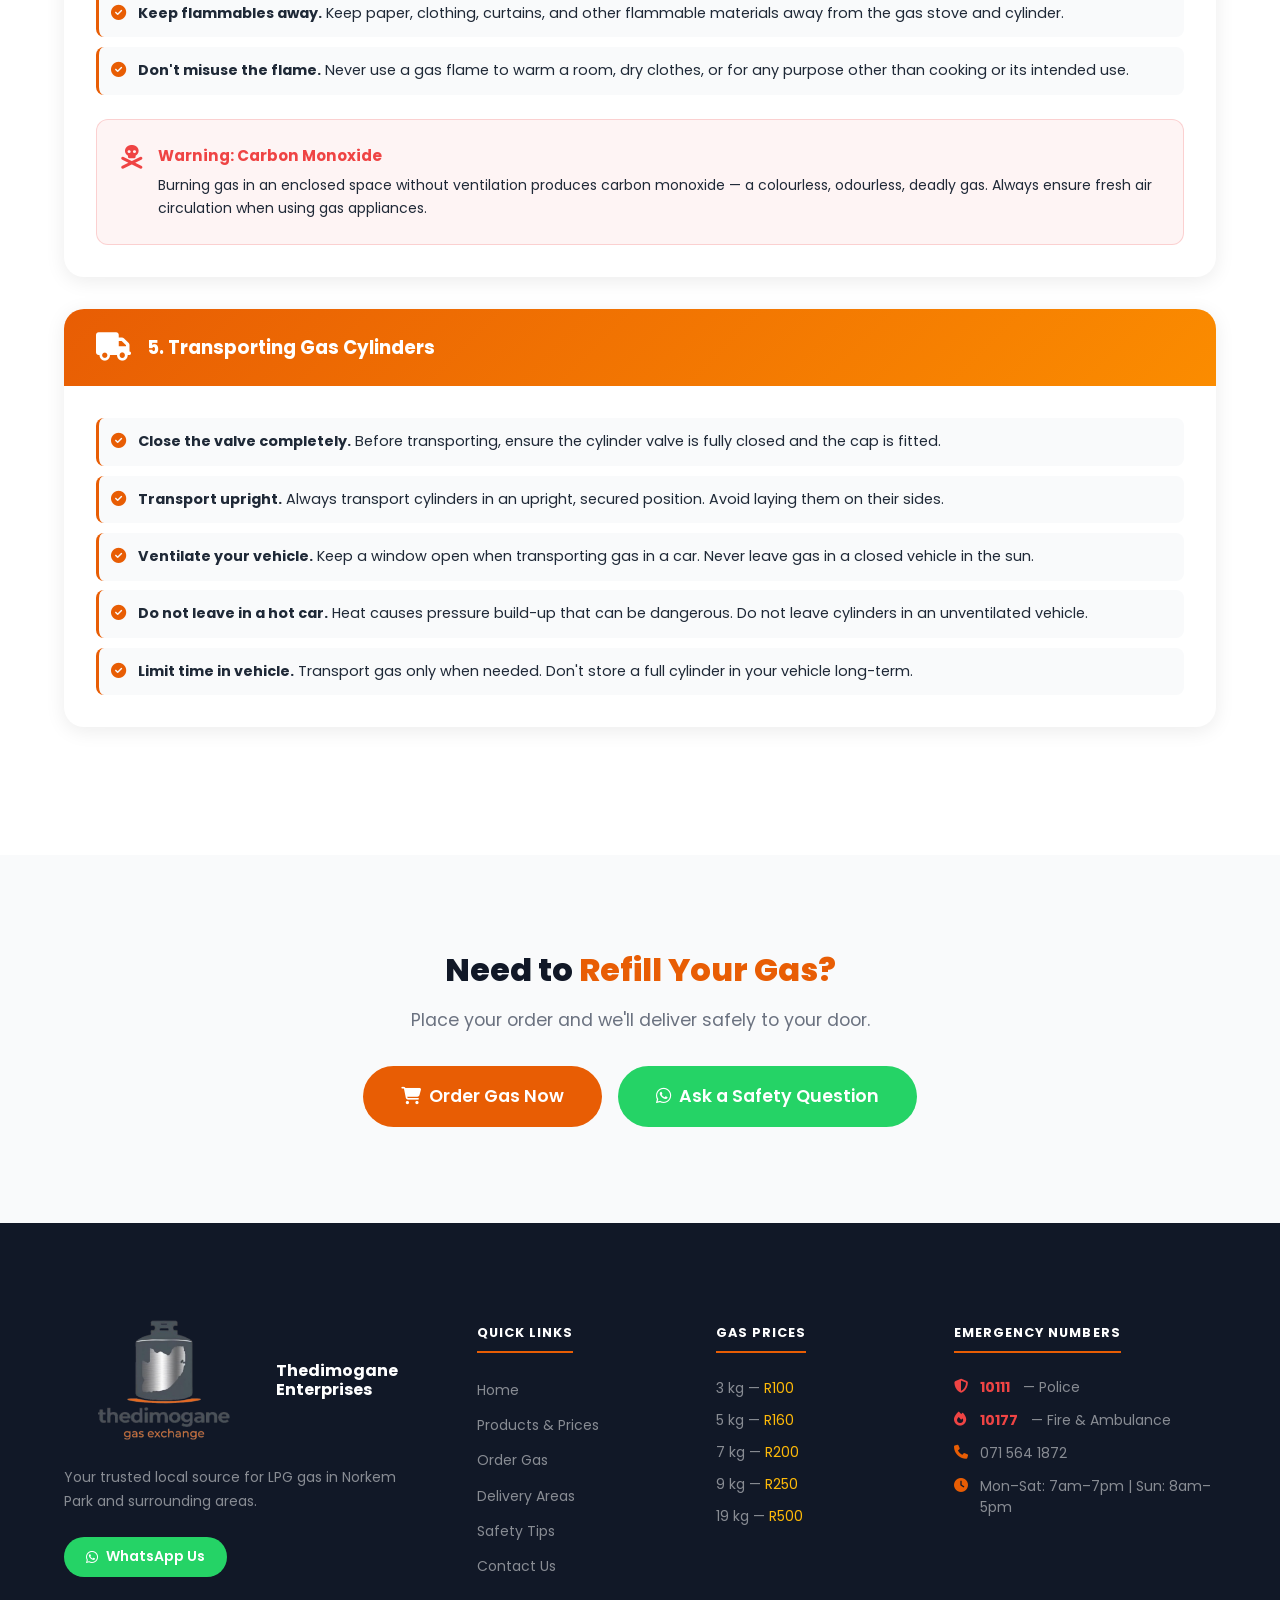
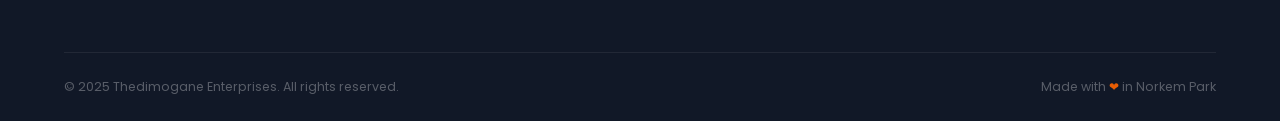
<file: safety.html>
<!DOCTYPE html>
<html lang="en">
<head>
  <meta charset="UTF-8">
  <meta name="viewport" content="width=device-width, initial-scale=1.0">
  <meta name="description" content="Important LPG gas safety tips from Thedimogane Enterprises. Learn how to store, use, and transport gas cylinders safely.">
  <title>Safety Tips | Thedimogane Enterprises</title>
  <link rel="preconnect" href="https://fonts.googleapis.com">
  <link rel="preconnect" href="https://fonts.gstatic.com" crossorigin>
  <link href="https://fonts.googleapis.com/css2?family=Poppins:wght@400;500;600;700;800&display=swap" rel="stylesheet">
  <link rel="stylesheet" href="https://cdnjs.cloudflare.com/ajax/libs/font-awesome/6.5.1/css/all.min.css">
  <link rel="stylesheet" href="css/style.css">
  <style>
    .emergency-banner {
      background: linear-gradient(135deg, #7f1d1d, #991B1B);
      color: #fff;
      padding: 1.25rem var(--space-md);
      text-align: center;
      font-weight: 600;
      font-size: 0.95rem;
      position: sticky;
      top: var(--nav-height);
      z-index: 900;
      display: flex;
      align-items: center;
      justify-content: center;
      gap: 1rem;
      flex-wrap: wrap;
    }
    .emergency-banner a { color: var(--accent); text-decoration: underline; }
    .safety-intro { display: grid; grid-template-columns: repeat(auto-fill, minmax(220px, 1fr)); gap: 1rem; margin: 2rem 0 3rem; }
    .safety-stat { background: var(--off-white); border: 1px solid var(--gray-light); border-radius: var(--radius); padding: 1.25rem; text-align: center; }
    .safety-stat i { font-size: 2rem; color: var(--primary); margin-bottom: 0.5rem; display: block; }
    .safety-stat h4 { font-size: 0.95rem; font-weight: 700; margin-bottom: 0.25rem; }
    .safety-stat p { font-size: 0.8rem; color: var(--gray); }
  </style>
</head>
<body>

  <!-- NAVIGATION -->
  <header class="header" id="header">
    <nav class="nav container">
      <a href="index.html" class="nav__brand">
        <img src="css/logo.png" alt="Thedimogane Enterprises logo" class="nav__logo-img">
        <span>
          <span class="nav__title">Thedimogane Enterprises</span>

        </span>
      </a>
      <ul class="nav__links" id="navLinks">
        <li><a href="index.html" class="nav__link">Home</a></li>
        <li><a href="products.html" class="nav__link">Products</a></li>
        <li><a href="order.html" class="nav__link">Order</a></li>
        <li><a href="delivery.html" class="nav__link">Delivery</a></li>
        <li><a href="safety.html" class="nav__link active">Safety</a></li>
        <li><a href="contact.html" class="nav__link">Contact</a></li>
      </ul>
      <div class="nav__actions">
        <a href="https://wa.me/27715641872?text=Hi%20Thedimogane%20Enterprises!%20I%20want%20to%20order%20gas." target="_blank" class="btn btn--whatsapp btn--sm">
          <i class="fab fa-whatsapp"></i> Order on WhatsApp
        </a>
        <button class="nav__theme" id="themeToggle" aria-label="Toggle dark mode">
          <i class="fas fa-moon"></i>
        </button>
        <button class="nav__toggle" id="navToggle" aria-label="Toggle menu" aria-expanded="false">
          <i class="fas fa-bars"></i>
        </button>
      </div>
    </nav>
  </header>

  <!-- EMERGENCY BANNER -->
  <div class="emergency-banner">
    <i class="fas fa-exclamation-triangle" style="color:var(--accent);"></i>
    <span>🚒 <strong>GAS EMERGENCY?</strong> Evacuate immediately — then call <a href="tel:10111">10111</a> (Police) or <a href="tel:10177">10177</a> (Ambulance/Fire)</span>
    <i class="fas fa-exclamation-triangle" style="color:var(--accent);"></i>
  </div>

  <!-- PAGE HERO -->
  <section class="page-hero">
    <div class="container">
      <nav class="breadcrumb" aria-label="Breadcrumb">
        <a href="index.html">Home</a>
        <i class="fas fa-chevron-right" style="font-size:0.65rem;"></i>
        <span>Safety Tips</span>
      </nav>
      <h1>Gas <span>Safety Tips</span></h1>
      <p>Your safety is our top priority. Follow these guidelines to use LPG gas safely at home and work.</p>
    </div>
  </section>

  <!-- SAFETY TIPS -->
  <section class="section">
    <div class="container">
      <div class="safety-intro">
        <div class="safety-stat"><i class="fas fa-shield-alt"></i><h4>Always Inspect</h4><p>Check cylinders and hoses before use</p></div>
        <div class="safety-stat"><i class="fas fa-wind"></i><h4>Ventilate</h4><p>Store cylinders in ventilated areas only</p></div>
        <div class="safety-stat"><i class="fas fa-fire-extinguisher"></i><h4>Keep Extinguisher Nearby</h4><p>Have one accessible in your kitchen</p></div>
        <div class="safety-stat"><i class="fas fa-phone"></i><h4>Know Emergency Numbers</h4><p>10111 Police · 10177 Fire/Ambulance</p></div>
      </div>

      <!-- IMAGE BANNER -->
      <div class="img-banner fade-up">
        <img src="css/StockCake-Burning_gas_burners-1332857-medium.jpg" alt="Gas burners in use — handle with care" loading="lazy">
        <div class="img-banner__overlay">
          <div class="img-banner__text">
            <h3>🔥 Handle Gas With Care</h3>
            <p>Follow all safety guidelines when using LPG cylinders at home or at work. Your safety is our priority.</p>
          </div>
        </div>
      </div>

      <!-- TIP 1: STORAGE -->
      <div class="tip-section fade-up">
        <div class="tip-section__header">
          <i class="fas fa-warehouse"></i>
          <h2>1. Storing Your Gas Cylinder</h2>
        </div>
        <div class="tip-section__body">
          <ul class="tip-list">
            <li class="tip-item"><i class="fas fa-check-circle"></i><p><strong>Always store upright.</strong> Gas cylinders must be kept in an upright position at all times — never lay them on their side.</p></li>
            <li class="tip-item"><i class="fas fa-check-circle"></i><p><strong>Store outdoors or in a ventilated area.</strong> Never store a cylinder inside a sealed room, garage, or basement where gas could accumulate.</p></li>
            <li class="tip-item"><i class="fas fa-check-circle"></i><p><strong>Keep away from heat sources.</strong> Store at least 1 metre away from stoves, heaters, candles, naked flames, or direct sunlight.</p></li>
            <li class="tip-item"><i class="fas fa-check-circle"></i><p><strong>Secure the valve.</strong> Always close the cylinder valve when not in use, and fit the valve cap if the cylinder is not connected.</p></li>
            <li class="tip-item"><i class="fas fa-check-circle"></i><p><strong>Keep out of children's reach.</strong> Store cylinders in a place that is not accessible to children.</p></li>
          </ul>
          <div class="warning-box">
            <i class="fas fa-ban"></i>
            <div><h4>Do NOT store gas cylinders:</h4><ul><li>Inside bedrooms, bathrooms, or basements</li><li>Underneath staircases</li><li>In vehicles for extended periods</li><li>Near electrical panels or meters</li></ul></div>
          </div>
        </div>
      </div>

      <!-- TIP 2: LEAKS -->
      <div class="tip-section fade-up">
        <div class="tip-section__header">
          <i class="fas fa-search"></i>
          <h2>2. Detecting a Gas Leak</h2>
        </div>
        <div class="tip-section__body">
          <ul class="tip-list">
            <li class="tip-item"><i class="fas fa-check-circle"></i><p><strong>Do a soapy water test.</strong> Apply soapy water to hose connections and the valve. Bubbles indicate a leak — never use a flame to check.</p></li>
            <li class="tip-item"><i class="fas fa-check-circle"></i><p><strong>Smell for gas.</strong> LPG has a distinct smell added intentionally. If you smell gas, act immediately.</p></li>
            <li class="tip-item"><i class="fas fa-check-circle"></i><p><strong>Listen for hissing sounds.</strong> A hissing sound near the cylinder or regulator could indicate a gas leak.</p></li>
            <li class="tip-item"><i class="fas fa-check-circle"></i><p><strong>Check for frost or ice.</strong> Ice or frost forming on the cylinder may indicate a major leak — evacuate immediately.</p></li>
          </ul>
          <div class="warning-box">
            <i class="fas fa-exclamation-triangle"></i>
            <div>
              <h4>If You Suspect a Leak:</h4>
              <ul>
                <li>Turn off the valve immediately</li>
                <li>Do NOT switch on/off any light switches or electrical appliances</li>
                <li>Open all doors and windows</li>
                <li>Evacuate everyone from the building</li>
                <li>Call 10177 from a safe distance</li>
              </ul>
            </div>
          </div>
        </div>
      </div>

      <!-- TIP 3: CONNECTING -->
      <div class="tip-section fade-up">
        <div class="tip-section__header">
          <i class="fas fa-tools"></i>
          <h2>3. Connecting Your Cylinder</h2>
        </div>
        <div class="tip-section__body">
          <ul class="tip-list">
            <li class="tip-item"><i class="fas fa-check-circle"></i><p><strong>Use the correct regulator.</strong> Always use a regulator that matches your cylinder size and type. Do not mix regulators.</p></li>
            <li class="tip-item"><i class="fas fa-check-circle"></i><p><strong>Inspect the hose before connecting.</strong> Look for cracks, splits, or wear in the hose. Replace damaged hoses immediately — do not use tape as a fix.</p></li>
            <li class="tip-item"><i class="fas fa-check-circle"></i><p><strong>Ensure the appliance is off.</strong> Make sure all burners and appliances are turned off before connecting or disconnecting a cylinder.</p></li>
            <li class="tip-item"><i class="fas fa-check-circle"></i><p><strong>Open the valve slowly.</strong> After connecting the regulator, open the valve slowly and check for leaks with soapy water.</p></li>
            <li class="tip-item"><i class="fas fa-check-circle"></i><p><strong>Hose length.</strong> Keep hoses as short as possible (max 1.5m). Longer hoses can trip people or be damaged more easily.</p></li>
          </ul>
        </div>
      </div>

      <!-- TIP 4: USAGE -->
      <div class="tip-section fade-up">
        <div class="tip-section__header">
          <i class="fas fa-fire-alt"></i>
          <h2>4. Safe Daily Usage</h2>
        </div>
        <div class="tip-section__body">
          <ul class="tip-list">
            <li class="tip-item"><i class="fas fa-check-circle"></i><p><strong>Never leave cooking unattended.</strong> Always stay near your stove when a flame is lit, especially with children around.</p></li>
            <li class="tip-item"><i class="fas fa-check-circle"></i><p><strong>Turn off after use.</strong> Always turn off both the appliance and the cylinder valve after cooking.</p></li>
            <li class="tip-item"><i class="fas fa-check-circle"></i><p><strong>Use in ventilated spaces.</strong> Always cook in well-ventilated areas. Never use a gas stove as a heater in an enclosed room — it can cause carbon monoxide poisoning.</p></li>
            <li class="tip-item"><i class="fas fa-check-circle"></i><p><strong>Keep flammables away.</strong> Keep paper, clothing, curtains, and other flammable materials away from the gas stove and cylinder.</p></li>
            <li class="tip-item"><i class="fas fa-check-circle"></i><p><strong>Don't misuse the flame.</strong> Never use a gas flame to warm a room, dry clothes, or for any purpose other than cooking or its intended use.</p></li>
          </ul>
          <div class="warning-box">
            <i class="fas fa-skull-crossbones"></i>
            <div><h4>Warning: Carbon Monoxide</h4><p>Burning gas in an enclosed space without ventilation produces carbon monoxide — a colourless, odourless, deadly gas. Always ensure fresh air circulation when using gas appliances.</p></div>
          </div>
        </div>
      </div>

      <!-- TIP 5: TRANSPORTING -->
      <div class="tip-section fade-up">
        <div class="tip-section__header">
          <i class="fas fa-truck"></i>
          <h2>5. Transporting Gas Cylinders</h2>
        </div>
        <div class="tip-section__body">
          <ul class="tip-list">
            <li class="tip-item"><i class="fas fa-check-circle"></i><p><strong>Close the valve completely.</strong> Before transporting, ensure the cylinder valve is fully closed and the cap is fitted.</p></li>
            <li class="tip-item"><i class="fas fa-check-circle"></i><p><strong>Transport upright.</strong> Always transport cylinders in an upright, secured position. Avoid laying them on their sides.</p></li>
            <li class="tip-item"><i class="fas fa-check-circle"></i><p><strong>Ventilate your vehicle.</strong> Keep a window open when transporting gas in a car. Never leave gas in a closed vehicle in the sun.</p></li>
            <li class="tip-item"><i class="fas fa-check-circle"></i><p><strong>Do not leave in a hot car.</strong> Heat causes pressure build-up that can be dangerous. Do not leave cylinders in an unventilated vehicle.</p></li>
            <li class="tip-item"><i class="fas fa-check-circle"></i><p><strong>Limit time in vehicle.</strong> Transport gas only when needed. Don't store a full cylinder in your vehicle long-term.</p></li>
          </ul>
        </div>
      </div>
    </div>
  </section>

  <!-- CTA -->
  <section class="cta-section">
    <div class="container">
      <h2 class="section__title">Need to <span>Refill Your Gas?</span></h2>
      <p>Place your order and we'll deliver safely to your door.</p>
      <div class="cta-actions">
        <a href="order.html" class="btn btn--primary btn--lg"><i class="fas fa-shopping-cart"></i> Order Gas Now</a>
        <a href="https://wa.me/27715641872?text=Hi!%20I%20have%20a%20safety%20question%20about%20my%20gas%20cylinder." target="_blank" class="btn btn--whatsapp btn--lg"><i class="fab fa-whatsapp"></i> Ask a Safety Question</a>
      </div>
    </div>
  </section>

  <!-- FOOTER -->
  <footer class="footer">
    <div class="container">
      <div class="footer__grid">
        <div>
          <div class="footer__logo"><img src="css/logo.png" alt="Thedimogane Enterprises logo" class="footer__logo-img"><div><strong>Thedimogane Enterprises</strong></div></div>
          <p class="footer__desc">Your trusted local source for LPG gas in Norkem Park and surrounding areas.</p>
          <a href="https://wa.me/27715641872" target="_blank" class="btn btn--whatsapp btn--sm"><i class="fab fa-whatsapp"></i> WhatsApp Us</a>
        </div>
        <div>
          <h4>Quick Links</h4>
          <ul class="footer__links">
            <li><a href="index.html">Home</a></li>
            <li><a href="products.html">Products &amp; Prices</a></li>
            <li><a href="order.html">Order Gas</a></li>
            <li><a href="delivery.html">Delivery Areas</a></li>
            <li><a href="safety.html">Safety Tips</a></li>
            <li><a href="contact.html">Contact Us</a></li>
          </ul>
        </div>
        <div>
          <h4>Gas Prices</h4>
          <ul class="footer__products">
            <li>3 kg — <span style="color:var(--accent)">R100</span></li>
            <li>5 kg — <span style="color:var(--accent)">R160</span></li>
            <li>7 kg — <span style="color:var(--accent)">R200</span></li>
            <li>9 kg — <span style="color:var(--accent)">R250</span></li>
            <li>19 kg — <span style="color:var(--accent)">R500</span></li>
          </ul>
        </div>
        <div>
          <h4>Emergency Numbers</h4>
          <div class="footer__contact">
            <p><i class="fas fa-shield-alt" style="color:var(--danger);"></i><a href="tel:10111" style="color:var(--danger);font-weight:700;">10111</a> &nbsp;— Police</p>
            <p><i class="fas fa-fire" style="color:var(--danger);"></i><a href="tel:10177" style="color:var(--danger);font-weight:700;">10177</a> &nbsp;— Fire &amp; Ambulance</p>
            <p><i class="fas fa-phone"></i><a href="tel:+27715641872">071 564 1872</a></p>
            <p><i class="fas fa-clock"></i>Mon–Sat: 7am–7pm | Sun: 8am–5pm</p>
          </div>
        </div>
      </div>
      <div class="footer__bottom">
        <p>&copy; 2025 Thedimogane Enterprises. All rights reserved.</p>
        <p>Made with <span style="color:var(--primary)">&#10084;</span> in Norkem Park</p>
      </div>
    </div>
  </footer>

  <a href="https://wa.me/27715641872?text=Hi!%20I%20need%20gas%20please." target="_blank" class="float-whatsapp" aria-label="Chat on WhatsApp">
    <i class="fab fa-whatsapp"></i>
    <span class="float-whatsapp__tooltip">Order on WhatsApp</span>
  </a>

  <script src="js/script.js"></script>
</body>
</html>
</file>
<file: css/style.css>
/*
  Thedimogane Enterprises — LPG Gas Delivery Website
  Main Stylesheet
*/

/* =============================================
   1. CSS VARIABLES & RESET
   ============================================= */
:root {
  --primary: #E85D04;
  --primary-dark: #C44D00;
  --primary-light: #FB8C00;
  --accent: #FFBA08;
  --dark: #111827;
  --dark-sub: #1F2937;
  --white: #FFFFFF;
  --off-white: #F9FAFB;
  --gray: #6B7280;
  --gray-light: #E5E7EB;
  --gray-border: #D1D5DB;
  --whatsapp: #25D366;
  --whatsapp-dark: #128C7E;
  --success: #10B981;
  --danger: #EF4444;

  --font: 'Poppins', -apple-system, BlinkMacSystemFont, sans-serif;

  --space-xs: 0.5rem;
  --space-sm: 1rem;
  --space-md: 1.5rem;
  --space-lg: 2rem;
  --space-xl: 3rem;
  --space-2xl: 4rem;
  --space-3xl: 6rem;

  --container-max: 1200px;
  --nav-height: 72px;

  --radius-sm: 8px;
  --radius: 12px;
  --radius-lg: 20px;
  --radius-full: 9999px;
  --shadow-sm: 0 1px 3px rgba(0,0,0,0.10);
  --shadow: 0 4px 20px rgba(0,0,0,0.08);
  --shadow-lg: 0 10px 40px rgba(0,0,0,0.12);
  --shadow-xl: 0 20px 60px rgba(0,0,0,0.15);
  --transition: all 0.3s cubic-bezier(0.4, 0, 0.2, 1);
}

*, *::before, *::after { margin: 0; padding: 0; box-sizing: border-box; }
html { scroll-behavior: smooth; font-size: 16px; }
body {
  font-family: var(--font);
  color: var(--dark);
  background: var(--white);
  line-height: 1.6;
  -webkit-font-smoothing: antialiased;
  overflow-x: hidden;
}
img { max-width: 100%; height: auto; display: block; }
a { text-decoration: none; color: inherit; }
ul, ol { list-style: none; }
button { cursor: pointer; border: none; background: none; font-family: var(--font); }
input, select, textarea { font-family: var(--font); }

/* =============================================
   2. LAYOUT UTILITIES
   ============================================= */
.container {
  max-width: var(--container-max);
  margin: 0 auto;
  padding: 0 var(--space-md);
}
.section { padding: var(--space-3xl) 0; }
.section--gray { background-color: var(--off-white); }
.section--dark { background-color: var(--dark); color: var(--white); }

.section__header { text-align: center; margin-bottom: var(--space-2xl); }

.section__tag {
  display: inline-block;
  background: rgba(232,93,4,0.10);
  color: var(--primary);
  font-size: 0.78rem;
  font-weight: 600;
  letter-spacing: 0.06em;
  text-transform: uppercase;
  padding: 0.3rem 1rem;
  border-radius: var(--radius-full);
  margin-bottom: var(--space-xs);
}
.section--dark .section__tag { background: rgba(255,186,8,0.15); color: var(--accent); }

.section__title { font-size: 2rem; font-weight: 700; line-height: 1.2; margin-bottom: var(--space-sm); }
.section__title span { color: var(--primary); }
.section--dark .section__title span { color: var(--accent); }
.section__subtitle { font-size: 1.1rem; color: var(--gray); max-width: 620px; margin: 0 auto; }
.section--dark .section__subtitle { color: rgba(255,255,255,0.55); }

.text-center { text-align: center; }
.text-primary { color: var(--primary); }
.text-accent { color: var(--accent); }

/* =============================================
   3. BUTTONS
   ============================================= */
.btn {
  display: inline-flex;
  align-items: center;
  gap: 0.5rem;
  padding: 0.75rem 1.75rem;
  border-radius: var(--radius-full);
  font-size: 1rem;
  font-weight: 600;
  transition: var(--transition);
  cursor: pointer;
  border: 2px solid transparent;
  white-space: nowrap;
  text-decoration: none;
  line-height: 1.4;
}
.btn--primary { background: var(--primary); color: var(--white); }
.btn--primary:hover { background: var(--primary-dark); transform: translateY(-2px); box-shadow: 0 8px 25px rgba(232,93,4,0.35); }
.btn--outline { background: transparent; color: var(--primary); border-color: var(--primary); }
.btn--outline:hover { background: var(--primary); color: var(--white); transform: translateY(-2px); }
.btn--outline-white { background: transparent; color: var(--white); border-color: var(--white); }
.btn--outline-white:hover { background: var(--white); color: var(--primary); transform: translateY(-2px); }
.btn--whatsapp { background: var(--whatsapp); color: var(--white); }
.btn--whatsapp:hover { background: var(--whatsapp-dark); transform: translateY(-2px); box-shadow: 0 8px 25px rgba(37,211,102,0.35); }
.btn--accent { background: var(--accent); color: var(--dark); }
.btn--accent:hover { background: #e5a800; transform: translateY(-2px); box-shadow: 0 8px 25px rgba(255,186,8,0.35); }
.btn--lg { padding: 1rem 2.25rem; font-size: 1.1rem; }
.btn--sm { padding: 0.5rem 1.25rem; font-size: 0.875rem; }
.btn--block { width: 100%; justify-content: center; }

/* =============================================
   4. NAVIGATION
   ============================================= */
.header {
  position: fixed;
  top: 0; left: 0; right: 0;
  z-index: 1000;
  min-height: var(--nav-height);
  height: auto;
  background: rgba(17,24,39,0.96);
  backdrop-filter: blur(12px);
  border-bottom: 1px solid rgba(255,255,255,0.07);
  transition: var(--transition);
  overflow: visible;
}
.header.scrolled { box-shadow: var(--shadow-lg); background: rgba(17,24,39,0.99); }
.nav { display: flex; align-items: center; justify-content: space-between; min-height: var(--nav-height); padding: 0.5rem 0; }
.nav__brand { display: flex; align-items: center; gap: 0.75rem; text-decoration: none; flex-shrink: 0; padding-left: 0; }
.nav__icon { font-size: 1.75rem; line-height: 1; }
.nav__logo-img { width: 200px; height: auto; display: block; border-radius: 0; }
.footer__logo-img { width: 200px; height: auto; display: block; border-radius: 0; }
@media (max-width: 480px) {
  .nav__logo-img { width: 130px; }
  .footer__logo-img { width: 150px; }
}
.nav.container { padding-left: 0; }
.nav__title { display: block; font-size: 1rem; font-weight: 700; color: var(--white); line-height: 1.1; }
.nav__subtitle { display: block; font-size: 0.72rem; color: var(--accent); font-weight: 500; letter-spacing: 0.06em; }

.nav__links { display: flex; align-items: center; gap: 0.15rem; }
.nav__link { padding: 0.5rem 0.7rem; color: rgba(255,255,255,0.7); font-size: 0.875rem; font-weight: 500; border-radius: var(--radius-sm); transition: var(--transition); }
.nav__link:hover { color: var(--white); background: rgba(255,255,255,0.08); }
.nav__link.active { color: var(--accent); background: rgba(255,186,8,0.08); }

.nav__actions { display: flex; align-items: center; gap: var(--space-sm); }
.nav__toggle { display: none; color: var(--white); font-size: 1.4rem; padding: 0.5rem; border-radius: var(--radius-sm); background: rgba(255,255,255,0.08); transition: var(--transition); }
.nav__toggle:hover { background: rgba(255,255,255,0.15); }

@media (max-width: 1024px) {
  .nav__links {
    position: fixed;
    top: var(--nav-height); left: 0; right: 0;
    background: var(--dark);
    flex-direction: column;
    align-items: stretch;
    padding: var(--space-sm);
    gap: 0.2rem;
    transform: translateY(-110%);
    opacity: 0;
    visibility: hidden;
    transition: var(--transition);
    border-bottom: 1px solid rgba(255,255,255,0.08);
    box-shadow: var(--shadow-lg);
  }
  .nav__links.open { transform: translateY(0); opacity: 1; visibility: visible; }
  .nav__link { padding: 0.85rem 1rem; font-size: 1rem; }
  .nav__actions .btn--whatsapp { display: none; }
  .nav__toggle { display: flex; align-items: center; justify-content: center; }
}

/* =============================================
   5. HERO SECTION
   ============================================= */
.hero {
  min-height: 100vh;
  background:
    linear-gradient(135deg, rgba(13,17,23,0.91) 0%, rgba(26,8,0,0.88) 55%, rgba(45,18,0,0.88) 100%),
    url('ai-generated-gas-cylinders-stand-at-a-gas-station-in-a-classic-american-small-town-free-photo.jpeg');
  background-size: cover;
  background-position: center;
  display: flex;
  align-items: center;
  position: relative;
  overflow: hidden;
  padding-top: var(--nav-height);
}
.hero::before {
  content: '';
  position: absolute;
  top: -150px; right: -150px;
  width: 600px; height: 600px;
  background: radial-gradient(circle, rgba(232,93,4,0.18) 0%, transparent 70%);
  pointer-events: none;
}
.hero::after {
  content: '';
  position: absolute;
  bottom: -80px; left: -80px;
  width: 400px; height: 400px;
  background: radial-gradient(circle, rgba(255,186,8,0.08) 0%, transparent 70%);
  pointer-events: none;
}
.hero__container {
  display: grid;
  grid-template-columns: 1fr 420px;
  gap: var(--space-2xl);
  align-items: center;
  padding: var(--space-3xl) var(--space-md);
  max-width: var(--container-max);
  margin: 0 auto;
  width: 100%;
  position: relative;
  z-index: 1;
}
.hero__badge {
  display: inline-flex;
  align-items: center;
  gap: 0.6rem;
  background: rgba(255,186,8,0.12);
  border: 1px solid rgba(255,186,8,0.3);
  color: var(--accent);
  padding: 0.4rem 1rem;
  border-radius: var(--radius-full);
  font-size: 0.85rem;
  font-weight: 600;
  margin-bottom: var(--space-md);
}
.hero__dot { width: 8px; height: 8px; background: var(--accent); border-radius: 50%; animation: pulse-dot 2s infinite; }
@keyframes pulse-dot { 0%, 100% { opacity: 1; transform: scale(1); } 50% { opacity: 0.5; transform: scale(1.4); } }

.hero__title { font-size: clamp(1.9rem, 4.5vw, 3.4rem); font-weight: 800; color: var(--white); line-height: 1.15; margin-bottom: var(--space-md); }
.hero__title .highlight { color: var(--primary); }
.hero__title .highlight-accent { color: var(--accent); }
.hero__subtitle { font-size: 1.15rem; color: rgba(255,255,255,0.68); margin-bottom: var(--space-lg); line-height: 1.75; max-width: 560px; }
.hero__actions { display: flex; flex-wrap: wrap; gap: var(--space-sm); margin-bottom: var(--space-2xl); }
.hero__stats { display: flex; flex-wrap: wrap; gap: var(--space-lg); padding-top: var(--space-lg); border-top: 1px solid rgba(255,255,255,0.1); }
.stat__value { font-size: 1.6rem; font-weight: 700; color: var(--accent); line-height: 1; }
.stat__label { font-size: 0.8rem; color: rgba(255,255,255,0.55); margin-top: 0.2rem; }

.hero__visual { background: rgba(255,255,255,0.04); border: 1px solid rgba(255,255,255,0.1); border-radius: var(--radius-lg); padding: var(--space-lg); backdrop-filter: blur(10px); }
.hero__visual-title { font-size: 0.8rem; font-weight: 600; text-transform: uppercase; letter-spacing: 0.08em; color: var(--accent); margin-bottom: var(--space-md); padding-bottom: 0.75rem; border-bottom: 1px solid rgba(255,255,255,0.1); }
.price-quick-list { display: flex; flex-direction: column; gap: 0.6rem; }
.price-quick-item { display: flex; justify-content: space-between; align-items: center; padding: 0.65rem 0.85rem; background: rgba(255,255,255,0.04); border-radius: var(--radius-sm); border: 1px solid rgba(255,255,255,0.06); transition: var(--transition); }
.price-quick-item:hover { background: rgba(232,93,4,0.12); border-color: rgba(232,93,4,0.25); }
.price-quick-item .size { color: rgba(255,255,255,0.8); font-size: 0.9rem; font-weight: 500; }
.price-quick-item .price { color: var(--accent); font-weight: 700; font-size: 1rem; }
.hero__visual-cta { margin-top: var(--space-md); }

/* =============================================
   6. FEATURES
   ============================================= */
.features { padding: var(--space-3xl) 0; }
.features-grid { display: grid; grid-template-columns: repeat(auto-fill, minmax(240px, 1fr)); gap: var(--space-md); }
.feature-card { background: var(--white); border: 1px solid var(--gray-light); border-radius: var(--radius-lg); padding: var(--space-lg); transition: var(--transition); position: relative; overflow: hidden; }
.feature-card::before { content: ''; position: absolute; top: 0; left: 0; right: 0; height: 3px; background: linear-gradient(90deg, var(--primary), var(--accent)); transform: scaleX(0); transform-origin: left; transition: var(--transition); }
.feature-card:hover { box-shadow: var(--shadow-lg); border-color: rgba(232,93,4,0.2); transform: translateY(-5px); }
.feature-card:hover::before { transform: scaleX(1); }
.feature-icon { width: 60px; height: 60px; background: linear-gradient(135deg, rgba(232,93,4,0.10), rgba(255,186,8,0.10)); border-radius: var(--radius); display: flex; align-items: center; justify-content: center; font-size: 1.75rem; margin-bottom: var(--space-sm); color: var(--primary); }
.feature-card h3 { font-size: 1.05rem; font-weight: 700; margin-bottom: 0.45rem; }
.feature-card p { color: var(--gray); font-size: 0.9rem; line-height: 1.7; }

/* =============================================
   7. PRICE TABLE
   ============================================= */
.price-section { padding: var(--space-3xl) 0; }
.price-tabs { display: flex; gap: 0.5rem; margin-bottom: var(--space-lg); justify-content: center; flex-wrap: wrap; }
.price-tab { padding: 0.6rem 1.5rem; border-radius: var(--radius-full); font-size: 0.9rem; font-weight: 600; border: 2px solid var(--gray-light); color: var(--gray); transition: var(--transition); cursor: pointer; background: var(--white); }
.price-tab.active, .price-tab:hover { background: var(--primary); color: var(--white); border-color: var(--primary); }

.price-table-wrap { overflow-x: auto; border-radius: var(--radius-lg); box-shadow: var(--shadow); }
.price-table { width: 100%; border-collapse: collapse; }
.price-table th { background: var(--primary); color: var(--white); padding: 1rem 1.5rem; text-align: left; font-size: 0.82rem; font-weight: 600; text-transform: uppercase; letter-spacing: 0.05em; white-space: nowrap; }
.price-table td { padding: 1rem 1.5rem; border-bottom: 1px solid var(--gray-light); }
.price-table tbody tr { background: var(--white); transition: var(--transition); }
.price-table tbody tr:hover { background: rgba(232,93,4,0.04); }
.price-table tbody tr:last-child td { border-bottom: none; }
.price-tag { font-size: 1.15rem; font-weight: 700; color: var(--primary); }
.badge { display: inline-block; padding: 0.2rem 0.75rem; border-radius: var(--radius-full); font-size: 0.75rem; font-weight: 600; }
.badge--success { background: rgba(16,185,129,0.12); color: #065F46; }
.badge--primary { background: rgba(232,93,4,0.12); color: var(--primary); }
.badge--gray { background: var(--gray-light); color: var(--gray); }

/* Dark table override */
.section--dark .price-table td { color: rgba(255,255,255,0.82); border-bottom-color: rgba(255,255,255,0.05); }
.section--dark .price-table tbody tr { background: rgba(255,255,255,0.02); }
.section--dark .price-table tbody tr:hover { background: rgba(232,93,4,0.08); }

/* =============================================
   8. PRODUCT CARDS
   ============================================= */
.products-grid { display: grid; grid-template-columns: repeat(auto-fill, minmax(270px, 1fr)); gap: var(--space-md); }
.product-card { background: var(--white); border: 1px solid var(--gray-light); border-radius: var(--radius-lg); overflow: hidden; transition: var(--transition); display: flex; flex-direction: column; }
.product-card:hover { box-shadow: var(--shadow-xl); transform: translateY(-6px); border-color: rgba(232,93,4,0.3); }
.product-card.featured { border-color: var(--primary); position: relative; }
.product-card.featured::before { content: '⭐ Most Popular'; position: absolute; top: 0; right: 0; background: var(--primary); color: var(--white); font-size: 0.72rem; font-weight: 700; padding: 0.35rem 0.85rem; border-bottom-left-radius: var(--radius); }
.product-card__header { background: linear-gradient(135deg, #1a0800, #2d1200); padding: 0; text-align: center; position: relative; overflow: hidden; height: 185px; }
.product-card__header-img { width: 100%; height: 100%; object-fit: cover; display: block; opacity: 0.82; transition: transform 0.4s ease, opacity 0.3s ease; }
.product-card:hover .product-card__header-img { transform: scale(1.06); opacity: 0.92; }
.product-card__header-overlay { position: absolute; bottom: 0; left: 0; right: 0; padding: 0.6rem 1rem; background: linear-gradient(to top, rgba(0,0,0,0.82) 0%, transparent 100%); text-align: center; }
.product-card__emoji { font-size: 3rem; display: block; margin-bottom: 0.4rem; }
.product-card__size { font-size: 1.55rem; font-weight: 800; color: var(--accent); }
.product-card__label { font-size: 0.78rem; color: rgba(255,255,255,0.55); text-transform: uppercase; letter-spacing: 0.05em; }
.product-card__body { padding: var(--space-md); flex: 1; display: flex; flex-direction: column; gap: 0.75rem; }
.product-card__price { display: flex; align-items: baseline; gap: 0.2rem; }
.product-card__price .currency { font-size: 1.15rem; font-weight: 700; color: var(--gray); }
.product-card__price .amount { font-size: 2.5rem; font-weight: 800; color: var(--primary); line-height: 1; }
.product-card__features { display: flex; flex-direction: column; gap: 0.4rem; }
.product-card__feature { display: flex; align-items: center; gap: 0.5rem; font-size: 0.875rem; color: var(--gray); }
.product-card__feature i { color: var(--success); font-size: 0.75rem; flex-shrink: 0; }
.product-card__footer { padding: 0 var(--space-md) var(--space-md); }

/* =============================================
   9. REVIEWS
   ============================================= */
.reviews-grid { display: grid; grid-template-columns: repeat(auto-fill, minmax(300px, 1fr)); gap: var(--space-md); }
.review-card { background: var(--white); border-radius: var(--radius-lg); padding: var(--space-lg); box-shadow: var(--shadow); transition: var(--transition); display: flex; flex-direction: column; gap: 0.75rem; }
.review-card:hover { transform: translateY(-4px); box-shadow: var(--shadow-lg); }
.review-stars { display: flex; gap: 0.2rem; color: var(--accent); }
.review-text { font-size: 0.95rem; color: var(--dark-sub); line-height: 1.75; flex: 1; font-style: italic; }
.review-text::before { content: '"'; font-size: 2.2rem; color: var(--primary); line-height: 0.5; vertical-align: -0.55rem; margin-right: 0.2rem; font-style: normal; }
.review-author { display: flex; align-items: center; gap: var(--space-sm); padding-top: var(--space-sm); border-top: 1px solid var(--gray-light); }
.review-avatar { width: 46px; height: 46px; border-radius: 50%; background: linear-gradient(135deg, var(--primary), var(--accent)); display: flex; align-items: center; justify-content: center; color: var(--white); font-weight: 700; font-size: 1rem; flex-shrink: 0; }
.review-author-info h4 { font-size: 0.875rem; font-weight: 600; margin-bottom: 0.1rem; }
.review-author-info span { font-size: 0.78rem; color: var(--gray); }

/* =============================================
   10. ORDER FORM
   ============================================= */
.order-section { padding: var(--space-3xl) 0; }
.order-layout { display: grid; grid-template-columns: 1fr 360px; gap: var(--space-2xl); align-items: start; }
.form-card { background: var(--white); border: 1px solid var(--gray-light); border-radius: var(--radius-lg); padding: var(--space-2xl); box-shadow: var(--shadow); }
.form-group { margin-bottom: var(--space-md); }
.form-group label { display: block; font-size: 0.875rem; font-weight: 600; color: var(--dark); margin-bottom: 0.4rem; }
.form-group label .required { color: var(--danger); margin-left: 0.2rem; }
.form-control { width: 100%; padding: 0.75rem 1rem; border: 2px solid var(--gray-light); border-radius: var(--radius-sm); font-size: 1rem; color: var(--dark); background: var(--white); transition: var(--transition); outline: none; }
.form-control:focus { border-color: var(--primary); box-shadow: 0 0 0 3px rgba(232,93,4,0.10); }
.form-control.error { border-color: var(--danger); }
.form-row { display: grid; grid-template-columns: 1fr 1fr; gap: var(--space-sm); }
.radio-group, .checkbox-group { display: flex; flex-direction: column; gap: 0.5rem; }
.radio-label, .checkbox-label { display: flex; align-items: center; gap: 0.6rem; cursor: pointer; font-size: 0.95rem; color: var(--dark-sub); }
.radio-label input, .checkbox-label input { width: 18px; height: 18px; accent-color: var(--primary); cursor: pointer; }
.form-hint { font-size: 0.78rem; color: var(--gray); margin-top: 0.3rem; }
.form-divider { height: 1px; background: var(--gray-light); margin: var(--space-md) 0; }
.form-section-label { font-size: 0.82rem; font-weight: 700; text-transform: uppercase; letter-spacing: 0.07em; color: var(--gray); margin-bottom: 0.75rem; }

.order-info-card { background: var(--dark); border-radius: var(--radius-lg); padding: var(--space-lg); color: var(--white); position: sticky; top: calc(var(--nav-height) + 1rem); }
.order-info-card h3 { color: var(--accent); font-size: 1.15rem; margin-bottom: var(--space-md); padding-bottom: 0.75rem; border-bottom: 1px solid rgba(255,255,255,0.1); }
.info-item { display: flex; align-items: flex-start; gap: 0.75rem; padding: 0.75rem 0; border-bottom: 1px solid rgba(255,255,255,0.06); }
.info-item:last-of-type { border-bottom: none; }
.info-item i { color: var(--primary); font-size: 1.05rem; margin-top: 0.1rem; flex-shrink: 0; width: 20px; }
.info-item p { font-size: 0.875rem; color: rgba(255,255,255,0.68); line-height: 1.6; }
.info-item strong { display: block; color: var(--white); margin-bottom: 0.15rem; font-size: 0.9rem; }

/* =============================================
   11. DELIVERY AREAS
   ============================================= */
.areas-grid { display: grid; grid-template-columns: repeat(auto-fill, minmax(180px, 1fr)); gap: var(--space-sm); margin-bottom: var(--space-2xl); }
.area-card { background: var(--white); border: 2px solid var(--gray-light); border-radius: var(--radius); padding: var(--space-md); text-align: center; transition: var(--transition); }
.area-card:hover { border-color: var(--primary); box-shadow: var(--shadow); transform: translateY(-3px); }
.area-card i { font-size: 2.2rem; color: var(--primary); margin-bottom: 0.5rem; }
.area-card h3 { font-size: 1rem; font-weight: 700; margin-bottom: 0.2rem; }
.area-card p { font-size: 0.78rem; color: var(--gray); }
.map-container { border-radius: var(--radius-lg); overflow: hidden; box-shadow: var(--shadow-lg); border: 1px solid var(--gray-light); }
.map-container iframe { width: 100%; height: 450px; border: none; display: block; }

/* =============================================
   12. SAFETY PAGE
   ============================================= */
.tip-section { background: var(--white); border-radius: var(--radius-lg); overflow: hidden; box-shadow: var(--shadow); margin-bottom: var(--space-lg); }
.tip-section__header { background: linear-gradient(135deg, var(--primary), var(--primary-light)); padding: var(--space-md) var(--space-lg); display: flex; align-items: center; gap: var(--space-sm); }
.tip-section__header i { font-size: 1.75rem; color: var(--white); }
.tip-section__header h2 { color: var(--white); font-size: 1.15rem; font-weight: 700; }
.tip-section__body { padding: var(--space-lg); }
.tip-list { display: flex; flex-direction: column; gap: 0.6rem; }
.tip-item { display: flex; align-items: flex-start; gap: 0.75rem; padding: 0.75rem; background: var(--off-white); border-radius: var(--radius-sm); border-left: 3px solid var(--primary); }
.tip-item i { color: var(--primary); font-size: 0.95rem; margin-top: 0.2rem; flex-shrink: 0; }
.tip-item p { font-size: 0.9rem; color: var(--dark-sub); line-height: 1.65; }
.warning-box { background: rgba(239,68,68,0.06); border: 1px solid rgba(239,68,68,0.2); border-radius: var(--radius); padding: var(--space-md); display: flex; gap: var(--space-sm); align-items: flex-start; margin-top: var(--space-md); }
.warning-box i { color: var(--danger); font-size: 1.5rem; flex-shrink: 0; margin-top: 0.1rem; }
.warning-box h4 { color: var(--danger); margin-bottom: 0.35rem; font-size: 0.95rem; }
.warning-box p, .warning-box ul { font-size: 0.875rem; color: var(--dark-sub); line-height: 1.65; }
.warning-box ul { list-style: disc; padding-left: 1.25rem; display: flex; flex-direction: column; gap: 0.25rem; }

/* =============================================
   13. CONTACT PAGE
   ============================================= */
.contact-layout { display: grid; grid-template-columns: 1fr 1fr; gap: var(--space-2xl); margin-bottom: var(--space-2xl); }
.contact-detail { display: flex; align-items: flex-start; gap: var(--space-sm); padding: var(--space-md); background: var(--off-white); border-radius: var(--radius); margin-bottom: var(--space-sm); transition: var(--transition); border: 1px solid transparent; }
.contact-detail:hover { background: rgba(232,93,4,0.04); border-color: rgba(232,93,4,0.15); }
.contact-detail__icon { width: 50px; height: 50px; background: linear-gradient(135deg, var(--primary), var(--accent)); border-radius: var(--radius); display: flex; align-items: center; justify-content: center; color: var(--white); font-size: 1.25rem; flex-shrink: 0; }
.contact-detail__info h4 { font-size: 0.75rem; font-weight: 700; color: var(--gray); text-transform: uppercase; letter-spacing: 0.07em; margin-bottom: 0.2rem; }
.contact-detail__info p { font-size: 0.95rem; font-weight: 600; color: var(--dark); }
.contact-detail__info a { color: var(--primary); }
.contact-detail__info a:hover { text-decoration: underline; }
.hours-table { width: 100%; }
.hours-table td { padding: 0.45rem 0; font-size: 0.875rem; }
.hours-table td:first-child { font-weight: 600; padding-right: 1rem; }
.hours-table td:last-child { color: var(--primary); font-weight: 600; }

/* =============================================
   14. GAS REMINDER SECTION
   ============================================= */
.reminder-section {
  padding: var(--space-3xl) 0;
  background: linear-gradient(135deg, #0D1117 0%, #1a0800 50%, #2d1200 100%);
  position: relative; overflow: hidden;
}
.reminder-section::before {
  content: '';
  position: absolute;
  top: -80px; right: -80px;
  width: 400px; height: 400px;
  background: radial-gradient(circle, rgba(232,93,4,0.15) 0%, transparent 70%);
  pointer-events: none;
}
.reminder-content { max-width: 620px; margin: 0 auto; text-align: center; position: relative; z-index: 1; }
.reminder-content h2 { font-size: 2rem; color: var(--white); margin-bottom: var(--space-sm); }
.reminder-content > p { color: rgba(255,255,255,0.65); margin-bottom: var(--space-lg); }
.reminder-form { background: rgba(255,255,255,0.05); border: 1px solid rgba(255,255,255,0.1); border-radius: var(--radius-lg); padding: var(--space-lg); text-align: left; }
.reminder-form .form-control { background: rgba(255,255,255,0.08); border-color: rgba(255,255,255,0.15); color: var(--white); }
.reminder-form .form-control::placeholder { color: rgba(255,255,255,0.4); }
.reminder-form .form-control:focus { border-color: var(--primary); }
.reminder-form .form-group label { color: rgba(255,255,255,0.8); }
.reminder-form-grid { display: grid; grid-template-columns: 1fr 1fr; gap: 1rem; }

/* =============================================
   15. FLOATING WHATSAPP
   ============================================= */
.float-whatsapp {
  position: fixed;
  bottom: 2rem; right: 2rem;
  width: 62px; height: 62px;
  background: var(--whatsapp);
  border-radius: 50%;
  display: flex;
  align-items: center; justify-content: center;
  color: var(--white);
  font-size: 1.85rem;
  box-shadow: 0 6px 25px rgba(37,211,102,0.42);
  z-index: 999;
  transition: var(--transition);
  animation: wa-bounce 3s ease-in-out infinite;
}
.float-whatsapp:hover { background: var(--whatsapp-dark); transform: scale(1.1); box-shadow: 0 8px 32px rgba(37,211,102,0.55); animation: none; }
@keyframes wa-bounce { 0%, 100% { transform: translateY(0); } 50% { transform: translateY(-7px); } }
.float-whatsapp__tooltip { position: absolute; right: calc(100% + 12px); background: var(--dark); color: var(--white); padding: 0.4rem 0.8rem; border-radius: var(--radius-sm); font-size: 0.78rem; white-space: nowrap; opacity: 0; visibility: hidden; transition: var(--transition); pointer-events: none; font-family: var(--font); }
.float-whatsapp:hover .float-whatsapp__tooltip { opacity: 1; visibility: visible; }

/* =============================================
   16. PAGE HERO (inner pages)
   ============================================= */
.page-hero {
  background:
    linear-gradient(135deg, rgba(13,17,23,0.88) 0%, rgba(26,8,0,0.85) 55%, rgba(45,18,0,0.88) 100%),
    url('ai-generated-gas-cylinders-stand-at-a-gas-station-in-a-classic-american-small-town-free-photo.jpeg');
  background-size: cover;
  background-position: center;
  padding: calc(var(--nav-height) + 3.5rem) 0 4rem;
  text-align: center;
  position: relative; overflow: hidden;
}
.page-hero::before { content: ''; position: absolute; top: -80px; left: 50%; transform: translateX(-50%); width: 500px; height: 300px; background: radial-gradient(circle, rgba(232,93,4,0.14) 0%, transparent 70%); pointer-events: none; }
.page-hero h1 { font-size: 2.5rem; font-weight: 800; color: var(--white); margin-bottom: var(--space-sm); position: relative; z-index: 1; }
.page-hero h1 span { color: var(--accent); }
.page-hero p { font-size: 1.1rem; color: rgba(255,255,255,0.65); max-width: 600px; margin: 0 auto; position: relative; z-index: 1; }
.breadcrumb { display: flex; align-items: center; justify-content: center; gap: 0.5rem; margin-bottom: var(--space-sm); font-size: 0.875rem; color: rgba(255,255,255,0.45); position: relative; z-index: 1; }
.breadcrumb a { color: var(--accent); transition: var(--transition); }
.breadcrumb a:hover { color: var(--white); }

/* =============================================
   17. ALERTS
   ============================================= */
.alert { padding: 0.85rem 1.25rem; border-radius: var(--radius-sm); font-size: 0.9rem; display: flex; align-items: center; gap: 0.6rem; margin-bottom: var(--space-sm); }
.alert--success { background: rgba(16,185,129,0.10); border: 1px solid rgba(16,185,129,0.25); color: #065F46; }
.alert--error { background: rgba(239,68,68,0.10); border: 1px solid rgba(239,68,68,0.25); color: #991B1B; }
.alert--info { background: rgba(59,130,246,0.10); border: 1px solid rgba(59,130,246,0.25); color: #1E40AF; }

/* =============================================
   18. CTA SECTION
   ============================================= */
.cta-section { padding: var(--space-3xl) 0; text-align: center; background: var(--off-white); }
.cta-section h2 { font-size: 2rem; font-weight: 800; margin-bottom: var(--space-sm); }
.cta-section p { font-size: 1.1rem; color: var(--gray); margin-bottom: var(--space-lg); }
.cta-actions { display: flex; justify-content: center; flex-wrap: wrap; gap: var(--space-sm); }

/* =============================================
   19. SCROLL ANIMATIONS
   ============================================= */
.fade-up { opacity: 0; transform: translateY(28px); transition: opacity 0.6s ease, transform 0.6s ease; }
.fade-up.visible { opacity: 1; transform: translateY(0); }
.fade-up:nth-child(1) { transition-delay: 0s; }
.fade-up:nth-child(2) { transition-delay: 0.1s; }
.fade-up:nth-child(3) { transition-delay: 0.2s; }
.fade-up:nth-child(4) { transition-delay: 0.3s; }
.fade-up:nth-child(5) { transition-delay: 0.4s; }

/* =============================================
   20. FOOTER
   ============================================= */
.footer { background: var(--dark); color: var(--white); padding-top: var(--space-3xl); }
.footer__grid { display: grid; grid-template-columns: 2fr 1fr 1fr 1.5fr; gap: var(--space-2xl); margin-bottom: var(--space-2xl); }
.footer__logo { display: flex; align-items: center; gap: 0.75rem; margin-bottom: var(--space-md); overflow: visible; }
.footer__logo-icon { font-size: 2rem; }
.footer__logo strong { display: block; font-size: 1rem; font-weight: 700; color: var(--white); line-height: 1.2; }
.footer__logo p { font-size: 0.75rem; color: var(--accent); font-weight: 500; }
.footer__desc { font-size: 0.875rem; color: rgba(255,255,255,0.5); line-height: 1.7; margin-bottom: var(--space-md); }
.footer h4 { font-size: 0.8rem; font-weight: 700; color: var(--white); text-transform: uppercase; letter-spacing: 0.08em; margin-bottom: var(--space-md); padding-bottom: 0.5rem; border-bottom: 2px solid var(--primary); display: inline-block; }
.footer__links li { margin-bottom: 0.6rem; }
.footer__links a { font-size: 0.875rem; color: rgba(255,255,255,0.5); transition: var(--transition); }
.footer__links a:hover { color: var(--accent); padding-left: 4px; }
.footer__products li { margin-bottom: 0.6rem; font-size: 0.875rem; color: rgba(255,255,255,0.5); }
.footer__contact p { display: flex; align-items: flex-start; gap: 0.6rem; font-size: 0.875rem; color: rgba(255,255,255,0.5); margin-bottom: 0.7rem; line-height: 1.55; }
.footer__contact i { color: var(--primary); margin-top: 0.15rem; width: 16px; flex-shrink: 0; }
.footer__contact a { color: rgba(255,255,255,0.5); transition: var(--transition); }
.footer__contact a:hover { color: var(--accent); }
.footer__bottom { border-top: 1px solid rgba(255,255,255,0.07); padding: var(--space-md) 0; display: flex; justify-content: space-between; align-items: center; flex-wrap: wrap; gap: var(--space-sm); }
.footer__bottom p { font-size: 0.78rem; color: rgba(255,255,255,0.3); }

/* =============================================
   21. RESPONSIVE
   ============================================= */
@media (max-width: 1024px) {
  .footer__grid { grid-template-columns: 1fr 1fr; }
  .order-layout { grid-template-columns: 1fr; }
  .contact-layout { grid-template-columns: 1fr; }
  .hero__container { grid-template-columns: 1fr; }
  .hero__visual { display: none; }
}
@media (max-width: 768px) {
  :root { --space-3xl: 4rem; --space-2xl: 2.5rem; }
  .section__title { font-size: 1.7rem; }
  .hero__title { font-size: 1.8rem; }
  .hero__actions { flex-direction: column; }
  .hero__actions .btn { width: 100%; justify-content: center; }
  .form-row { grid-template-columns: 1fr; }
  .footer__grid { grid-template-columns: 1fr; gap: var(--space-lg); }
  .footer__bottom { flex-direction: column; text-align: center; }
  .page-hero h1 { font-size: 2rem; }
  .reminder-form-grid { grid-template-columns: 1fr; }
}
@media (max-width: 480px) {
  .container { padding: 0 1rem; }
  .form-card { padding: var(--space-md); }
  .areas-grid { grid-template-columns: repeat(2, 1fr); }
  .float-whatsapp { bottom: 1.25rem; right: 1.25rem; width: 54px; height: 54px; font-size: 1.55rem; }
}
@media print {
  .header, .float-whatsapp, .footer { display: none !important; }
}

/* =============================================
   22. DARK MODE
   ============================================= */

/* --- Toggle Button --- */
.nav__theme {
  color: rgba(255,255,255,0.8);
  font-size: 1rem;
  padding: 0;
  border-radius: var(--radius-sm);
  background: rgba(255,255,255,0.08);
  transition: var(--transition);
  display: flex;
  align-items: center;
  justify-content: center;
  width: 36px;
  height: 36px;
  flex-shrink: 0;
}
.nav__theme:hover { background: rgba(255,255,255,0.18); color: var(--accent); }

/* --- Dark Mode Variables --- */
[data-theme="dark"] {
  --white: #161b22;
  --off-white: #0d1117;
  --dark: #e6edf3;
  --dark-sub: #c9d1d9;
  --gray: #8b949e;
  --gray-light: #30363d;
  --gray-border: #484f58;
  --shadow-sm: 0 1px 3px rgba(0,0,0,0.4);
  --shadow: 0 4px 20px rgba(0,0,0,0.5);
  --shadow-lg: 0 10px 40px rgba(0,0,0,0.6);
  --shadow-xl: 0 20px 60px rgba(0,0,0,0.7);
}

[data-theme="dark"] body { color-scheme: dark; }

/* Feature / Product / Review / Area cards border */
[data-theme="dark"] .feature-card,
[data-theme="dark"] .product-card,
[data-theme="dark"] .review-card,
[data-theme="dark"] .area-card,
[data-theme="dark"] .tip-section,
[data-theme="dark"] .map-container { border-color: var(--gray-light); }

/* Form card & controls */
[data-theme="dark"] .form-card { border-color: var(--gray-light); }
[data-theme="dark"] .form-control {
  color: var(--dark);
  background: #0d1117;
  border-color: var(--gray-light);
}
[data-theme="dark"] .form-control::placeholder { color: var(--gray); }
[data-theme="dark"] .form-divider { background: var(--gray-light); }
[data-theme="dark"] .radio-label,
[data-theme="dark"] .checkbox-label { color: var(--dark-sub); }

/* Price table */
[data-theme="dark"] .price-table tbody tr { background: var(--white); }
[data-theme="dark"] .price-table td { color: var(--dark); border-bottom-color: var(--gray-light); }
[data-theme="dark"] .price-tab {
  background: var(--white);
  border-color: var(--gray-light);
  color: var(--gray);
}
[data-theme="dark"] .price-tab.active,
[data-theme="dark"] .price-tab:hover { background: var(--primary); color: #fff; border-color: var(--primary); }

/* Badges */
[data-theme="dark"] .badge--success { background: rgba(16,185,129,0.15); color: #34d399; }
[data-theme="dark"] .badge--gray { background: rgba(100,116,139,0.2); color: var(--gray); }

/* Alerts */
[data-theme="dark"] .alert--success { background: rgba(16,185,129,0.12); color: #34d399; border-color: rgba(52,211,153,0.25); }
[data-theme="dark"] .alert--error   { background: rgba(239,68,68,0.12);  color: #f87171; border-color: rgba(248,113,113,0.25); }
[data-theme="dark"] .alert--info    { background: rgba(59,130,246,0.12);  color: #60a5fa; border-color: rgba(96,165,250,0.25); }

/* Contact page */
[data-theme="dark"] .contact-detail__info h4 { color: var(--gray); }
[data-theme="dark"] .contact-detail__info p  { color: var(--dark); }
[data-theme="dark"] .hours-table td          { color: var(--dark-sub); }

/* Warning box */
[data-theme="dark"] .warning-box {
  background: rgba(239,68,68,0.08);
  border-color: rgba(239,68,68,0.25);
}
[data-theme="dark"] .warning-box p,
[data-theme="dark"] .warning-box ul { color: var(--dark-sub); }

/* CTA section */
[data-theme="dark"] .cta-section { background: var(--off-white); }
[data-theme="dark"] .cta-section p { color: var(--gray); }

/* Review text */
[data-theme="dark"] .review-author { border-top-color: var(--gray-light); }

/* Section gray background */
[data-theme="dark"] .section--gray { background-color: var(--off-white); }

/* --- Order info card always stays dark --- */
[data-theme="dark"] .order-info-card                   { background: #0d1117; }
[data-theme="dark"] .order-info-card h3                { color: var(--accent); border-bottom-color: rgba(255,255,255,0.1); }
[data-theme="dark"] .order-info-card .info-item p      { color: rgba(255,255,255,0.68); }
[data-theme="dark"] .order-info-card .info-item strong { color: #ffffff; }
[data-theme="dark"] .order-info-card .info-item i      { color: var(--primary); }
[data-theme="dark"] .order-info-card .info-item        { border-bottom-color: rgba(255,255,255,0.06); }

/* --- Footer always stays dark --- */
[data-theme="dark"] .footer {
  background: #0d1117;
}
[data-theme="dark"] .footer__logo strong { color: #ffffff; }
[data-theme="dark"] .footer__logo p     { color: var(--accent); }
[data-theme="dark"] .footer h4          { color: #ffffff; }
[data-theme="dark"] .footer__desc       { color: rgba(255,255,255,0.50); }
[data-theme="dark"] .footer__links a    { color: rgba(255,255,255,0.50); }
[data-theme="dark"] .footer__links a:hover { color: var(--accent); }
[data-theme="dark"] .footer__products li   { color: rgba(255,255,255,0.50); }
[data-theme="dark"] .footer__contact p,
[data-theme="dark"] .footer__contact a     { color: rgba(255,255,255,0.50); }
[data-theme="dark"] .footer__contact i     { color: var(--primary); }
[data-theme="dark"] .footer__bottom        { border-top-color: rgba(255,255,255,0.07); }
[data-theme="dark"] .footer__bottom p      { color: rgba(255,255,255,0.30); }

/* =============================================
   23. IMAGE SECTIONS
   ============================================= */

/* 3-photo horizontal gallery strip */
.img-strip {
  display: grid;
  grid-template-columns: repeat(3, 1fr);
  overflow: hidden;
  border-radius: var(--radius-lg);
  box-shadow: var(--shadow-xl);
}
.img-strip__item {
  position: relative;
  overflow: hidden;
  height: 260px;
}
.img-strip__item img {
  width: 100%; height: 100%;
  object-fit: cover;
  display: block;
  transition: transform 0.5s ease;
}
.img-strip__item:hover img { transform: scale(1.07); }
.img-strip__item::after {
  content: '';
  position: absolute; inset: 0;
  background: linear-gradient(to top, rgba(0,0,0,0.52) 0%, transparent 55%);
  pointer-events: none;
}
.img-strip__caption {
  position: absolute;
  bottom: 1rem; left: 1.25rem;
  color: #fff;
  font-size: 0.875rem;
  font-weight: 600;
  z-index: 1;
  text-shadow: 0 1px 5px rgba(0,0,0,0.65);
}
@media (max-width: 640px) {
  .img-strip { grid-template-columns: 1fr; }
  .img-strip__item { height: 200px; }
}

/* Full-width image banner */
.img-banner {
  position: relative;
  overflow: hidden;
  border-radius: var(--radius-lg);
  box-shadow: var(--shadow-xl);
  margin-bottom: var(--space-2xl);
}
.img-banner img {
  width: 100%; height: 300px;
  object-fit: cover;
  display: block;
}
.img-banner__overlay {
  position: absolute; inset: 0;
  background: linear-gradient(135deg, rgba(13,17,23,0.80), rgba(232,93,4,0.40));
  display: flex; align-items: center; justify-content: center;
  text-align: center;
  padding: 2rem;
}
.img-banner__text { color: #fff; }
.img-banner__text h3 { font-size: 1.65rem; font-weight: 800; margin-bottom: 0.5rem; }
.img-banner__text p { font-size: 1rem; color: rgba(255,255,255,0.80); max-width: 520px; }
@media (max-width: 640px) {
  .img-banner img { height: 220px; }
  .img-banner__text h3 { font-size: 1.2rem; }
}

/* CTA section with image background */
.cta-section--img {
  background:
    linear-gradient(135deg, rgba(13,17,23,0.92) 0%, rgba(45,18,0,0.90) 100%),
    url('StockCake-Burning_gas_burners-1332857-medium.jpg') center / cover no-repeat;
}
.cta-section--img .section__title { color: #ffffff; }
.cta-section--img .section__title span { color: #FFBA08; }
.cta-section--img p { color: rgba(255,255,255,0.72); }
.cta-section--img .section__tag { background: rgba(255,186,8,0.15); color: #FFBA08; }
</file>
